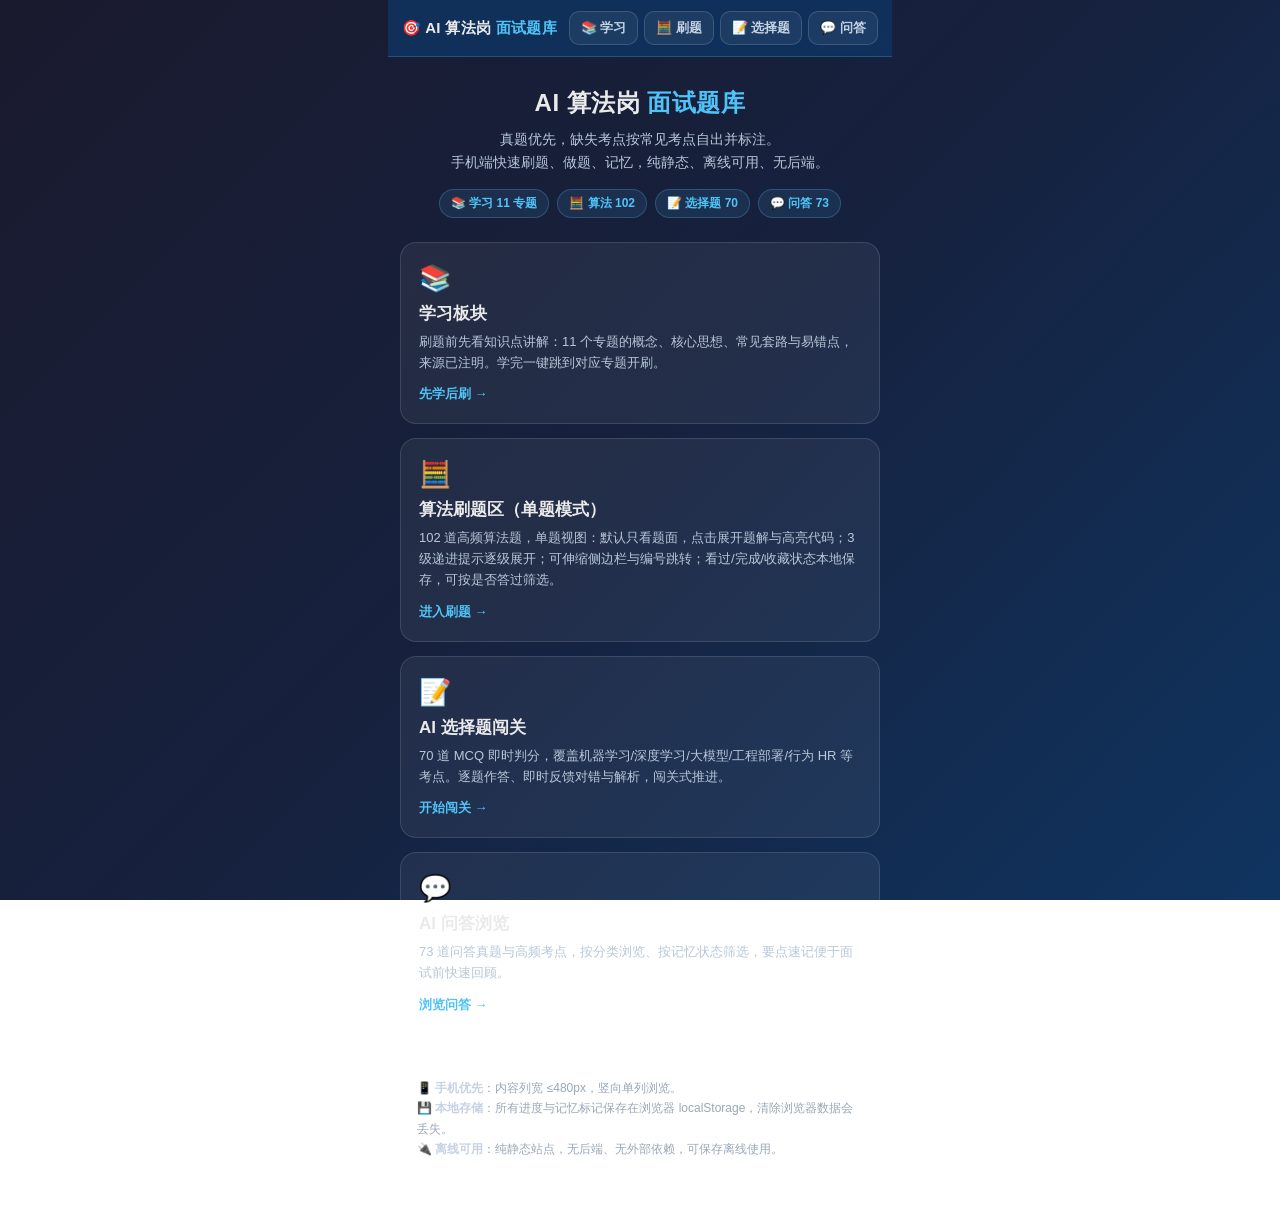
<file: index.html>
<!DOCTYPE html>
<html lang="zh-CN">
<head>
<meta charset="UTF-8">
<meta name="viewport" content="width=device-width, initial-scale=1.0, maximum-scale=1.0, user-scalable=no">
<meta name="description" content="AI 算法岗面试题库：算法刷题（单题模式/三级提示/侧边栏）+ 学习板块 + AI 选择题闯关 + AI 问答浏览，手机端刷题/做题/记忆，纯静态离线可用。">
<title>AI 算法岗面试题库</title>
<link rel="stylesheet" href="assets/site.css">
</head>
<body>
<div class="wrap">
  <!-- 顶部 sticky 导航：四档切换 -->
  <header class="site">
    <div class="brand">🎯 AI 算法岗 <span>面试题库</span></div>
    <nav class="navtabs">
      <a href="learn.html" data-nav="learn.html">📚 学习</a>
      <a href="algorithm.html" data-nav="algorithm.html">🧮 刷题</a>
      <a href="ai-section.html#quiz" data-nav="ai-section.html#quiz">📝 选择题</a>
      <a href="ai-section.html#qa" data-nav="ai-section.html#qa">💬 问答</a>
    </nav>
  </header>

  <!-- 首屏 -->
  <section class="hero">
    <h1>AI 算法岗 <span>面试题库</span></h1>
    <p>真题优先，缺失考点按常见考点自出并标注。<br>手机端快速刷题、做题、记忆，纯静态、离线可用、无后端。</p>
    <div class="stats">
      <b>📚 学习 11 专题</b>
      <b>🧮 算法 102</b>
      <b>📝 选择题 70</b>
      <b>💬 问答 73</b>
    </div>
  </section>

  <!-- 四大入口 -->
  <section class="cards">
    <a class="card" href="learn.html">
      <div class="ico">📚</div>
      <h2>学习板块</h2>
      <p>刷题前先看知识点讲解：11 个专题的概念、核心思想、常见套路与易错点，来源已注明。学完一键跳到对应专题开刷。</p>
      <span class="go">先学后刷 →</span>
    </a>
    <a class="card" href="algorithm.html">
      <div class="ico">🧮</div>
      <h2>算法刷题区（单题模式）</h2>
      <p>102 道高频算法题，单题视图：默认只看题面，点击展开题解与高亮代码；3 级递进提示逐级展开；可伸缩侧边栏与编号跳转；看过/完成/收藏状态本地保存，可按是否答过筛选。</p>
      <span class="go">进入刷题 →</span>
    </a>
    <a class="card" href="ai-section.html#quiz">
      <div class="ico">📝</div>
      <h2>AI 选择题闯关</h2>
      <p>70 道 MCQ 即时判分，覆盖机器学习/深度学习/大模型/工程部署/行为 HR 等考点。逐题作答、即时反馈对错与解析，闯关式推进。</p>
      <span class="go">开始闯关 →</span>
    </a>
    <a class="card" href="ai-section.html#qa">
      <div class="ico">💬</div>
      <h2>AI 问答浏览</h2>
      <p>73 道问答真题与高频考点，按分类浏览、按记忆状态筛选，要点速记便于面试前快速回顾。</p>
      <span class="go">浏览问答 →</span>
    </a>
  </section>

  <!-- 说明 -->
  <div class="foot">
    <b>📱 手机优先</b>：内容列宽 ≤480px，竖向单列浏览。<br>
    <b>💾 本地存储</b>：所有进度与记忆标记保存在浏览器 localStorage，清除浏览器数据会丢失。<br>
    <b>🔌 离线可用</b>：纯静态站点，无后端、无外部依赖，可保存离线使用。
  </div>
</div>
<script src="assets/site.js"></script>
</body>
</html>
</file>
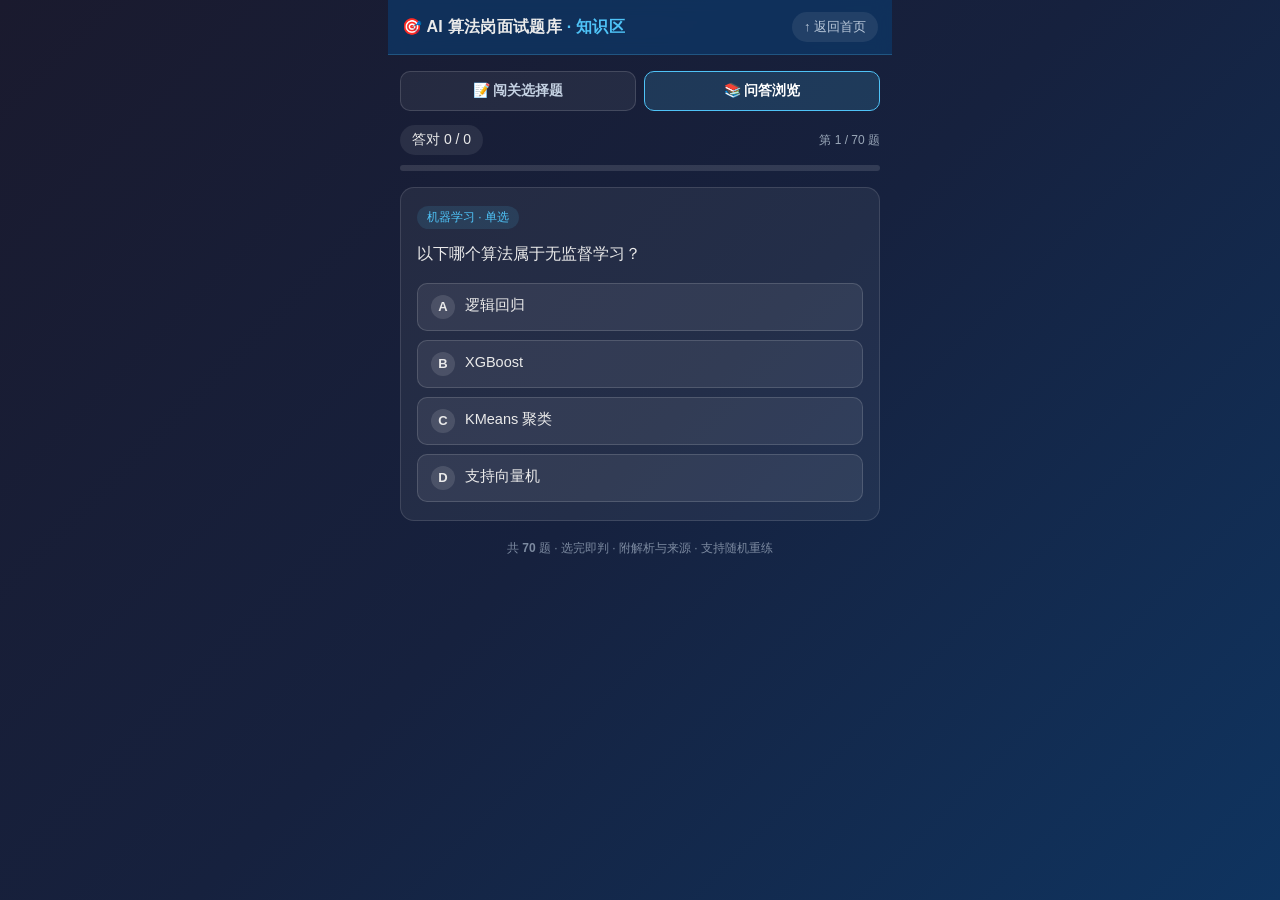
<file: ai-section.html>
<!DOCTYPE html>
<html lang="zh-CN">
<head>
<meta charset="UTF-8">
<meta name="viewport" content="width=device-width, initial-scale=1.0">
<title>AI 算法岗面试题库 · 知识区（闯关选择题 + 问答浏览）</title>
<style>
  * { margin: 0; padding: 0; box-sizing: border-box; }
  html { scroll-behavior: smooth; }
  body {
    font-family: -apple-system, BlinkMacSystemFont, "Segoe UI", "PingFang SC", "Hiragino Sans GB", "Microsoft YaHei", sans-serif;
    background: linear-gradient(135deg, #1a1a2e 0%, #16213e 50%, #0f3460 100%);
    min-height: 100vh; color: #eaeaea;
    display: flex; justify-content: center;
    padding: 0 12px 40px;
  }
  .wrap { width: 100%; max-width: 480px; }
  /* sticky header */
  header.site {
    position: sticky; top: 0; z-index: 50;
    display: flex; align-items: center; justify-content: space-between;
    padding: 12px 14px; margin: 0 -12px;
    background: rgba(15,52,96,.88); backdrop-filter: blur(8px);
    border-bottom: 1px solid rgba(79,195,247,.25);
  }
  header.site .brand { font-size: 16px; font-weight: 700; letter-spacing: .3px; }
  header.site .brand span { color: #4fc3f7; }
  header.site .home { font-size: 13px; color: #b8c7d9; text-decoration: none; background: rgba(255,255,255,.08); padding: 6px 12px; border-radius: 16px; }
  header.site .home:active { background: rgba(255,255,255,.16); }

  /* mode switch */
  .tabs { display: flex; gap: 8px; margin: 16px 0 14px; }
  .tab {
    flex: 1; text-align: center; padding: 10px 6px;
    background: rgba(255,255,255,.06); border: 1.5px solid rgba(255,255,255,.14);
    border-radius: 10px; font-size: 14px; font-weight: 600; color: #c5d2e3;
    cursor: pointer; transition: all .15s;
  }
  .tab.active { background: rgba(79,195,247,.16); border-color: #4fc3f7; color: #fff; }

  /* ===== shared card ===== */
  .card {
    background: rgba(255,255,255,.06); border: 1px solid rgba(255,255,255,.12);
    border-radius: 14px; padding: 18px 16px;
  }

  /* ===== MCQ ===== */
  #quiz .score { font-size: 14px; background: rgba(255,255,255,.08); padding: 6px 12px; border-radius: 20px; }
  .bar { height: 6px; background: rgba(255,255,255,.12); border-radius: 3px; overflow: hidden; margin-bottom: 16px; }
  #progress { height: 100%; width: 0; background: linear-gradient(90deg, #4fc3f7, #00e5ff); transition: width .3s; }
  .meta { display: flex; justify-content: space-between; align-items: center; margin-bottom: 12px; flex-wrap: wrap; gap: 6px; }
  #cat { font-size: 12px; color: #4fc3f7; background: rgba(79,195,247,.12); padding: 3px 10px; border-radius: 12px; }
  #counter { font-size: 12px; color: #9aa7b8; }
  #qtext { font-size: 16px; line-height: 1.6; margin-bottom: 16px; font-weight: 500; }
  .opts { display: flex; flex-direction: column; gap: 9px; }
  .opt {
    display: flex; align-items: flex-start; gap: 10px; width: 100%; text-align: left;
    background: rgba(255,255,255,.07); border: 1.5px solid rgba(255,255,255,.15);
    border-radius: 10px; padding: 11px 13px; font-size: 14.5px; color: #eaeaea;
    cursor: pointer; transition: all .15s; line-height: 1.5;
  }
  .opt:hover { background: rgba(255,255,255,.13); border-color: #4fc3f7; }
  .opt .letter { flex-shrink: 0; width: 24px; height: 24px; border-radius: 50%; background: rgba(255,255,255,.12); display: flex; align-items: center; justify-content: center; font-size: 13px; font-weight: 700; }
  .opt .txt { flex: 1; }
  .opt input[type=checkbox] { margin-top: 4px; accent-color: #4fc3f7; }
  .opt.right { background: rgba(76,175,80,.18); border-color: #66bb6a; }
  .opt.right .letter { background: #66bb6a; color: #fff; }
  .opt.wrong { background: rgba(244,67,54,.16); border-color: #ef5350; }
  .opt.wrong .letter { background: #ef5350; color: #fff; }
  .opt:disabled, .opt.locked { cursor: default; }
  #submitMulti { margin-top: 14px; width: 100%; padding: 12px; background: #4fc3f7; color: #10233a; border: none; border-radius: 10px; font-size: 15px; font-weight: 700; cursor: pointer; }
  #submitMulti:hover { background: #81d4fa; }
  #feedback { margin-top: 16px; padding: 14px 16px; border-radius: 10px; font-size: 14.5px; line-height: 1.7; display: none; }
  #feedback.show { display: block; }
  #feedback.ok { background: rgba(76,175,80,.14); border: 1px solid rgba(102,187,106,.5); }
  #feedback.no { background: rgba(244,67,54,.12); border: 1px solid rgba(239,83,80,.5); }
  #feedback .fb-title { font-weight: 700; font-size: 15px; margin-bottom: 6px; }
  #feedback .exp { color: #cfe3f5; }
  #feedback .exp b { color: #fff; }
  #feedback .src { display: block; margin-top: 8px; font-size: 12px; color: #8fa3bd; }
  .btn-next { margin-top: 16px; width: 100%; padding: 13px; background: linear-gradient(90deg, #4fc3f7, #00bcd4); color: #0b1e33; border: none; border-radius: 10px; font-size: 15px; font-weight: 700; cursor: pointer; display: none; }
  .btn-next:hover { filter: brightness(1.08); }
  .final { text-align: center; padding: 20px 6px; }
  .final .big { font-size: 48px; margin-bottom: 8px; }
  .final h2 { font-size: 21px; margin-bottom: 10px; }
  .final .stat { font-size: 15px; color: #b8c7d9; margin-bottom: 6px; }
  .final .again { margin-top: 16px; display: inline-block; padding: 11px 22px; background: #4fc3f7; color: #0b1e33; border: none; border-radius: 10px; font-size: 14.5px; font-weight: 700; cursor: pointer; }
  .final .again.ghost { background: rgba(255,255,255,.1); color: #eaeaea; margin-left: 8px; }
  .final .again:hover { filter: brightness(1.1); }

  /* ===== Q&A ===== */
  .qbar { display: flex; gap: 8px; flex-wrap: wrap; margin-bottom: 12px; }
  .chip { font-size: 12.5px; padding: 6px 12px; border-radius: 16px; background: rgba(255,255,255,.07); border: 1px solid rgba(255,255,255,.14); color: #c5d2e3; cursor: pointer; white-space: nowrap; }
  .chip.active { background: rgba(79,195,247,.16); border-color: #4fc3f7; color: #fff; }
  .stats { font-size: 12px; color: #9aa7b8; margin-bottom: 12px; padding: 0 2px; }
  .qcard { background: rgba(255,255,255,.05); border: 1px solid rgba(255,255,255,.12); border-radius: 12px; padding: 14px 14px; margin-bottom: 10px; }
  .qcard .qhead { display: flex; gap: 10px; align-items: flex-start; cursor: pointer; }
  .qcard .qhead .chev { flex-shrink: 0; color: #4fc3f7; font-size: 13px; margin-top: 2px; transition: transform .2s; }
  .qcard.open .qhead .chev { transform: rotate(90deg); }
  .qcard .qtitle { flex: 1; font-size: 15px; line-height: 1.55; font-weight: 600; }
  .qcard .qcat { font-size: 11px; color: #4fc3f7; display: block; margin-bottom: 4px; }
  .qcard .qbody { display: none; margin-top: 12px; padding-top: 12px; border-top: 1px solid rgba(255,255,255,.1); font-size: 14px; line-height: 1.7; color: #d3dee9; }
  .qcard.open .qbody { display: block; }
  .qcard .qbody .row { margin-bottom: 9px; }
  .qcard .qbody .row .lbl { color: #4fc3f7; font-weight: 700; margin-right: 4px; }
  .qcard .qbody .src { font-size: 12px; color: #8fa3bd; margin-top: 2px; }
  .qcard .marks { display: flex; gap: 8px; margin-top: 12px; }
  .qcard .mk { flex: 1; padding: 8px; border-radius: 8px; font-size: 13px; font-weight: 600; cursor: pointer; border: 1px solid rgba(255,255,255,.14); background: rgba(255,255,255,.06); color: #c5d2e3; text-align: center; }
  .qcard .mk.on.yes { background: rgba(76,175,80,.2); border-color: #66bb6a; color: #c8f7d0; }
  .qcard .mk.on.no { background: rgba(255,152,0,.18); border-color: #ffb74d; color: #ffe0b2; }
  .empty { text-align: center; color: #8fa3bd; font-size: 14px; padding: 30px 0; }
  footer { text-align: center; font-size: 12px; color: #7c8aa0; margin-top: 18px; line-height: 1.6; }
</style>
</head>
<body>
<div class="wrap" id="top">
  <header class="site">
    <div class="brand">🎯 AI 算法岗面试题库 <span>· 知识区</span></div>
    <a class="home" href="#top" id="homeBtn">↑ 返回首页</a>
  </header>

  <div class="tabs">
    <div class="tab active" id="tabQuiz">📝 闯关选择题</div>
    <div class="tab" id="tabQA">📚 问答浏览</div>
  </div>

  <!-- ============ MCQ ============ -->
  <section id="quiz">
    <div class="meta" style="margin-bottom:10px">
      <span class="score" id="score">答对 0 / 0</span>
      <span id="counter"></span>
    </div>
    <div class="bar"><div id="progress"></div></div>
    <div class="card">
      <div class="meta">
        <span id="cat"></span>
        <span id="qcount"></span>
      </div>
      <div id="qtext"></div>
      <div class="opts" id="opts"></div>
      <button id="submitMulti" style="display:none">提交答案</button>
      <div id="feedback"></div>
      <button class="btn-next" id="next">下一题 ➜</button>
    </div>
    <footer>共 <b id="totalN">0</b> 题 · 选完即判 · 附解析与来源 · 支持随机重练</footer>
  </section>

  <!-- ============ Q&A ============ -->
  <section id="qa" style="display:none">
    <div class="qbar" id="catBar"></div>
    <div class="qbar" id="memBar">
      <div class="chip active" data-mem="all">全部</div>
      <div class="chip" data-mem="yes">✅ 已记住</div>
      <div class="chip" data-mem="no">🧡 未记住</div>
      <div class="chip" data-mem="none">⚪ 未标记</div>
    </div>
    <div class="stats" id="qaStats"></div>
    <div id="qaList"></div>
    <footer>点击题目展开考察点与参考思路 · 两档记忆标记本地保存 · 可按状态筛选复习</footer>
  </section>
</div>

<script>
"use strict";
/* =====================================================================
   MCQ 数据：移植 THIN-1 35 题并扩充至约 60 题。
   字段：cat 分类 / multi 是否多选 / q 题干 / opts 选项 / ans 正确下标 / exp 解析 / src 来源标注
   ===================================================================== */
const QUESTIONS = [
  // ===== 机器学习 =====
  { cat:"机器学习", multi:false, q:"以下哪个算法属于无监督学习？",
    opts:["逻辑回归","XGBoost","KMeans 聚类","支持向量机"], ans:[2],
    exp:"KMeans 在无标签数据上做聚类，属于无监督学习；逻辑回归、XGBoost、SVM 都需要标签，是有监督学习。",
    src:"AI 题库原题变体" },
  { cat:"机器学习", multi:false, q:"以下哪种激活函数可能导致“神经元死亡”（dying ReLU）？",
    opts:["Sigmoid","Tanh","ReLU","Softmax"], ans:[2],
    exp:"ReLU 在负区间梯度恒为 0，若神经元长期输入为负，更新后无法恢复激活；LeakyReLU / PReLU 可缓解。",
    src:"算法面经" },
  { cat:"机器学习", multi:false, q:"以下哪种做法不能缓解模型过拟合？",
    opts:["增加训练数据","L2 正则化","增加网络层数与参数","Dropout"], ans:[2],
    exp:"增加模型复杂度会加剧过拟合；增加数据、正则化、Dropout 均为常见防过拟合手段。",
    src:"【自出】· 常见考点" },
  { cat:"机器学习", multi:false, q:"Transformer 的 Self-Attention 中，QKᵀ 除以 √d_k 的主要目的是？",
    opts:["加快矩阵乘法","防止点积方差随维度增大导致 softmax 梯度饱和","减少参数量","引入位置信息"], ans:[1],
    exp:"维度 d_k 越大，点积方差越大，softmax 越容易进入饱和区、梯度趋近 0；除以 √d_k 使方差稳定在 1 附近。",
    src:"LLM 岗高频" },
  { cat:"机器学习", multi:false, q:"同时兼顾查准率（Precision）与查全率（Recall）的指标是？",
    opts:["Accuracy","F1 Score","均方误差","交叉熵"], ans:[1],
    exp:"F1 是 Precision 与 Recall 的调和平均；Accuracy 在类别不平衡时失真，MSE / 交叉熵是损失函数。",
    src:"算法面经（原题提及 F1）" },
  { cat:"机器学习", multi:false, q:"L2 正则化等价于哪种先验分布下的 MAP 估计？",
    opts:["均匀分布","高斯分布","拉普拉斯分布","伯努利分布"], ans:[1],
    exp:"对高斯先验取负对数得到 L2 惩罚项；拉普拉斯先验对应 L1（产生稀疏解）。",
    src:"高频（题库宝典）" },
  { cat:"机器学习", multi:false, q:"逻辑回归（LR）输出值的含义是？",
    opts:["类别的硬预测","样本属于正类的概率（经 sigmoid 映射）","支持向量的个数","特征重要性"], ans:[1],
    exp:"LR 将特征的线性组合经 sigmoid 映射到 (0,1)，可解释为属于正类的概率，再按阈值得到类别。",
    src:"算法面经" },
  { cat:"机器学习", multi:false, q:"以下哪个是判别式模型（Discriminative Model）？",
    opts:["朴素贝叶斯","隐马尔可夫模型（HMM）","条件随机场（CRF）","高斯混合模型（GMM）"], ans:[2],
    exp:"CRF 直接建模条件概率 P(Y|X)，是判别式模型；朴素贝叶斯、HMM、GMM 建模联合分布 P(X,Y)，为生成式模型。",
    src:"高频" },
  { cat:"机器学习", multi:true, q:"【多选】缓解深度网络梯度消失的方法包括？",
    opts:["ReLU 系激活函数","残差连接（ResNet）","BatchNorm","增大学习率"], ans:[0,1,2],
    exp:"ReLU 正区间导数恒 1；残差连接让梯度经恒等捷径直传；BatchNorm 稳定激活分布。增大学习率反而可能不收敛。",
    src:"高频" },
  { cat:"机器学习", multi:true, q:"【多选】以下属于正则化 / 防过拟合手段的有？",
    opts:["L1/L2 正则","Dropout","早停（Early Stopping）","数据增强"], ans:[0,1,2,3],
    exp:"四项都能抑制过拟合：L1/L2 限制参数范数，Dropout 随机丢弃神经元，早停据验证集提前停止，数据增强扩充分布。",
    src:"高频" },
  { cat:"机器学习", multi:true, q:"【多选】XGBoost 相比传统 GBDT 的改进包括？",
    opts:["对损失做二阶泰勒展开","目标函数显式加正则项","支持行 / 列采样","自动学习缺失值处理方向"], ans:[0,1,2,3],
    exp:"四项均为 XGBoost 相对 GBDT 的典型改进，带来更高精度、更强防过拟合与训练效率。",
    src:"高频" },
  { cat:"机器学习", multi:true, q:"【多选】以下属于生成式模型的有？",
    opts:["朴素贝叶斯","GAN","HMM","逻辑回归"], ans:[0,1,2],
    exp:"生成式模型建模联合分布 / 数据生成过程；逻辑回归建模条件概率，是判别式模型。",
    src:"【自出】· 常见考点" },
  { cat:"机器学习", multi:false, q:"以下哪些算法通常不需要对特征做归一化？",
    opts:["SVM","KNN","决策树 / GBDT","逻辑回归"], ans:[2],
    exp:"树模型按特征值分裂，对单调变换与量纲不敏感，无需归一化；基于距离/梯度的模型（SVM、KNN、LR、神经网络）需要。",
    src:"机器学习岗" },
  { cat:"机器学习", multi:false, q:"偏差（Bias）与方差（Variance）的关系，正确的是？",
    opts:["偏差大表示模型过拟合","方差大表示模型太简单欠拟合","bagging 主要降偏差、boosting 主要降方差","bagging 主要降方差、boosting 主要降偏差"], ans:[3],
    exp:"偏差大＝欠拟合（模型太简单）；方差大＝过拟合（模型太复杂）。bagging 多模型平均降方差，boosting 逐步纠正降偏差。",
    src:"高频" },
  { cat:"机器学习", multi:false, q:"AUC 衡量的是模型的什么能力？",
    opts:["预测概率的绝对准确性","正负样本的排序能力，对阈值不敏感","训练集上的准确率","模型参数量"], ans:[1],
    exp:"AUC 是 ROC 曲线下面积，衡量正样本排在负样本前面的概率，只看排序、对决策阈值不敏感，适合不平衡场景。",
    src:"算法面经（查准率/查全率/AUC 同题）" },
  { cat:"机器学习", multi:false, q:"朴素贝叶斯之所以“朴素”，是因为？",
    opts:["模型过于简单所以效果差","假设特征在给定类别下条件独立","只用一阶特征","不需要训练数据"], ans:[1],
    exp:"朴素贝叶斯假设特征在给定标签下条件独立，现实常不成立但效果尚可；适合高维稀疏文本分类，需拉普拉斯平滑防零概率。",
    src:"【自出】· 常见考点" },
  { cat:"机器学习", multi:false, q:"为什么分类任务常用交叉熵损失而不是 MSE？",
    opts:["MSE 计算量太大","交叉熵配 softmax 梯度简洁（ŷ−y）、收敛快，MSE 配 sigmoid 两端梯度饱和","交叉熵不需要标签","MSE 只能用于回归"], ans:[1],
    exp:"softmax+交叉熵求导为 ŷ−y，梯度与误差成正比；MSE 配 sigmoid/softmax 在两端饱和区梯度趋 0，收敛慢。",
    src:"算法面经（“讲一下 softmax”）" },

  // ===== 深度学习 =====
  { cat:"深度学习", multi:false, q:"池化层（Pooling）的主要作用不包括？",
    opts:["降低特征图尺寸与计算量","扩大感受野","引入非线性变换","提供平移 / 尺度不变性"], ans:[2],
    exp:"池化是固定统计操作（取 max 或均值），不含可学习参数、本身不引入非线性；引入非线性靠激活函数。",
    src:"算法面经" },
  { cat:"深度学习", multi:false, q:"CNN 中 1×1 卷积核的作用是？",
    opts:["扩大感受野","通道维变换（升 / 降维）并减少参数量","代替池化","防止过拟合"], ans:[1],
    exp:"1×1 卷积对通道做线性组合实现升 / 降维并显著降低计算量；扩大感受野靠更大卷积核、空洞卷积或加深网络。",
    src:"算法面经" },
  { cat:"深度学习", multi:false, q:"关于 max 池化的反向传播，说法正确的是？",
    opts:["梯度平均分配给所有输入","池化层没有梯度","梯度只回传给最大值位置，其余为 0","梯度全部给最小值位置"], ans:[2],
    exp:"max 池化 forward 时记录最大值位置，backward 把上游梯度原样回传给该位置，其余位置为 0；平均池化则均分。",
    src:"算法面经（卷积反传同题）" },
  { cat:"深度学习", multi:false, q:"Softmax 输出的特性是？",
    opts:["输出一定是 0 或 1","所有输出之和为 1","可以出现负数","与输入顺序无关"], ans:[1],
    exp:"Softmax 把 logits 映射成和为 1 的概率分布（每个值在 0~1 之间），常用于多分类输出层。",
    src:"【自出】· 常见考点" },
  { cat:"深度学习", multi:false, q:"以下哪个不是常见的优化器？",
    opts:["SGD","Softmax","Adam","RMSProp"], ans:[1],
    exp:"Softmax 是输出层归一化函数，不是优化器；SGD、Adam、RMSProp 均为常用优化器。",
    src:"【自出】· 常见考点" },
  { cat:"深度学习", multi:false, q:"BERT 与 GPT 的核心区别是？",
    opts:["两者结构完全相同","BERT 是 encoder-only 双向、适合理解类任务；GPT 是 decoder-only 单向自回归、适合生成","BERT 是生成模型、GPT 是理解模型","GPT 用掩码语言模型训练"], ans:[1],
    exp:"BERT 通过 MLM+NSP 双向预训练，擅长分类 / 抽取等理解任务；GPT 用自回归方式预测下一 token，擅长生成。",
    src:"NLP 岗高频" },
  { cat:"深度学习", multi:false, q:"位置编码（Positional Encoding）的作用是？",
    opts:["减少参数量","替代注意力机制","引入词序 / 位置信息","加速收敛到全局最优"], ans:[2],
    exp:"Transformer 本身没有序列顺序概念，位置编码把 token 的位置信息注入表示，否则调换语序输出不变。",
    src:"LLM 岗高频" },
  { cat:"深度学习", multi:false, q:"LSTM 中“遗忘门”的作用是？",
    opts:["决定当前时刻的输出值","计算损失","决定丢弃 / 保留多少历史细胞状态信息","做归一化"], ans:[2],
    exp:"遗忘门输出 0~1 的系数控制上一时刻细胞状态被保留的比例；输入门控制新信息写入，输出门控制读出。",
    src:"高频" },
  { cat:"深度学习", multi:false, q:"梯度裁剪（Gradient Clipping）主要用于解决？",
    opts:["梯度消失","梯度爆炸","过拟合","欠拟合"], ans:[1],
    exp:"梯度裁剪把梯度范数限制在阈值内，防止反向传播时梯度指数放大导致参数剧烈震荡，是梯度爆炸的常用解法。",
    src:"高频" },
  { cat:"深度学习", multi:false, q:"关于 Dropout，训练与推理阶段的正确处理是？",
    opts:["训练不丢弃、推理丢弃","训练随机丢弃、推理不丢弃并按概率缩放权重","两阶段都丢弃","两阶段都不丢弃"], ans:[1],
    exp:"训练按概率 p 随机丢弃神经元；推理保留全部神经元并将权重乘 p（inverted dropout 为训练时除以 p），保证输出期望一致。",
    src:"算法面经（“Dropout 测试阶段如何处理”）" },
  { cat:"深度学习", multi:false, q:"ResNet 残差连接能缓解梯度消失的关键原因是？",
    opts:["增加了网络参数量","恒等捷径使梯度经加法直传，连乘变求和","使用了更小的学习率","去掉了激活函数"], ans:[1],
    exp:"残差块 y=F(x)+x，恒等映射让梯度可经捷径直传，反向传播由连乘变为求和，深层也能训练，至少不比浅层差。",
    src:"高频" },
  { cat:"深度学习", multi:false, q:"BatchNorm 在推理阶段使用的是？",
    opts:["当前 batch 的统计量","训练期滑动平均得到的全局均值方差","全部为 0","每层重新估计"], ans:[1],
    exp:"训练用当前 batch 统计量归一化；推理用训练期滑动平均的全局 μ、σ，使 batch 大小为 1 时也能稳定推理。",
    src:"高频" },
  { cat:"深度学习", multi:false, q:"空洞卷积（Dilated Convolution）的主要优点是？",
    opts:["不增加参数与计算量而扩大感受野","减少模型层数","自动做归一化","防止过拟合"], ans:[0],
    exp:"空洞卷积在卷积核元素间注入空洞，不增加参数/计算量即可指数扩大感受野，常用于语义分割（DeepLab）；缺点是网格效应。",
    src:"算法面经（含追问）" },

  // ===== 大模型 =====
  { cat:"大模型", multi:false, q:"自研 AI 芯片 AI 全栈自研的深度学习框架是？",
    opts:["TensorFlow","PyTorch","自研深度学习框架","Caffe"], ans:[2],
    exp:"自研 AI 框架 是自研的全场景 AI 框架，与自研 AI 芯片、自研 AI 计算工具链 深度协同；面自研芯片岗几乎必问。",
    src:"自研芯片岗高频" },
  { cat:"大模型", multi:false, q:"自研 AI 芯片对应的 AI 计算架构/工具链是？",
    opts:["CUDA","TensorRT","cuDNN","自研 AI 计算工具链"], ans:[3],
    exp:"自研 AI 计算工具链（异构计算架构）是自研 AI 芯片的使能层与算子开发工具链；CUDA / cuDNN / TensorRT 属 NVIDIA GPU 生态。",
    src:"自研芯片岗高频" },
  { cat:"大模型", multi:false, q:"BPE（Byte Pair Encoding）分词的核心操作是？",
    opts:["按空格切分","反复合并语料中出现频次最高的相邻字符对","按拼音切分","随机切分子词"], ans:[1],
    exp:"BPE 从字符/出发，迭代合并高频相邻 pair 直到词表达标，兼顾词表大小与 OOV 问题。",
    src:"LLM 岗高频" },
  { cat:"大模型", multi:false, q:"RLHF 中 PPO 的 KL 散度惩罚项的主要作用是？",
    opts:["加速训练收敛","约束策略不过度偏离原模型，防止奖励黑客","减少显存占用","提高分词效果"], ans:[1],
    exp:"KL 惩罚让优化后的策略保持在参考模型附近，避免模型利用奖励模型漏洞输出高分但无意义的内容；β 过小漂移、过大对齐不足。",
    src:"高频" },
  { cat:"大模型", multi:false, q:"大模型推理中 KV Cache 的主要作用是？",
    opts:["降低模型精度","缓存历史 token 的 K/V，避免解码阶段重复计算","扩大词表","加快预训练"], ans:[1],
    exp:"自回归解码每步只算新 token 的注意力，历史 K/V 缓存复用即可；代价是显存随序列长度线性增长。",
    src:"LLM 工程岗高频" },
  { cat:"大模型", multi:false, q:"vLLM 采用 PagedAttention 主要解决什么问题？",
    opts:["训练不稳定","KV Cache 的显存碎片与利用率问题","词表过大","类别不平衡"], ans:[1],
    exp:"PagedAttention 把 KV Cache 按页管理（类似虚拟内存），减少显存碎片、提高批处理吞吐，是 vLLM 高吞吐的关键。",
    src:"LLM 工程岗高频" },
  { cat:"大模型", multi:false, q:"RAG 流程中 rerank（重排）的作用是？",
    opts:["模型量化","文本分词","对召回候选精排，提升检索精度","数据增强"], ans:[2],
    exp:"向量检索先粗召回 top-k，rerank 用更精细的模型对候选排序，把真正相关的文档提到前面，提升最终回答质量。",
    src:"大模型应用岗高频" },
  { cat:"大模型", multi:false, q:"大模型微调中 LoRA 的核心思想是？",
    opts:["冻结原权重，只训练低秩增量矩阵 ΔW=BA","全参数更新","只修改词表","删除部分层"], ans:[0],
    exp:"LoRA 冻结预训练权重 W，只训练低秩分解的 A·B（rank r 远小于 d），参数量仅为 2×d×r，推理时可合并回 W。",
    src:"大模型岗高频" },
  { cat:"大模型", multi:false, q:"关于 RoPE（旋转位置编码），说法正确的是？",
    opts:["按字符频次编码","仅 BERT 使用","不包含位置信息","用旋转矩阵编码相对位置，外推性更好"], ans:[3],
    exp:"RoPE 把相对位置信息旋转编码进 Q/K 的点积中，训练长度外表现好、外推性优于绝对位置编码，LLaMA 系模型在用。",
    src:"高频" },
  { cat:"大模型", multi:false, q:"缓解大模型幻觉的有效手段不包括？",
    opts:["RAG 检索增强","提示词约束（如“不知道就说不知道”）","事实核验 / 工具验证","增大解码温度"], ans:[3],
    exp:"增大温度会提高采样随机性，更容易产生幻觉；其余手段均能降低幻觉概率。",
    src:"高频" },
  { cat:"大模型", multi:false, q:"SFT、RLHF、DPO 三者中，训练流程最简单且无需显式奖励模型的是？",
    opts:["SFT","DPO","RLHF","预训练"], ans:[1],
    exp:"DPO 把 RL 目标改写为偏好对上的分类损失，无需单独训练奖励模型和执行 PPO 采样，比 RLHF 简单稳定；SFT 是最基础的指令微调。",
    src:"大模型岗高频" },
  { cat:"大模型", multi:true, q:"【多选】缓解大模型幻觉的有效手段包括？",
    opts:["RAG 检索增强","提示词约束","事实核验 / 工具验证","降低解码温度"], ans:[0,1,2,3],
    exp:"RAG 外挂知识源、提示词约束输出行为、引入外部验证、降低温度减少采样随机性，均可降低幻觉概率。",
    src:"【自出】· 大模型应用岗常见开放题" },
  { cat:"大模型", multi:true, q:"【多选】一张卡放不下的大模型，常用的并行策略包括？",
    opts:["数据并行（DP / ZeRO）","张量并行（TP）","流水线并行（PP）","混合专家（MoE）专家并行"], ans:[0,1,2,3],
    exp:"四种并行分别按数据、层内矩阵、层间切分、专家维度切分；ZeRO 额外把优化器状态 / 梯度 / 参数分片，用通信换显存。",
    src:"LLM 岗高频 + 自研 AI 芯片相关" },
  { cat:"大模型", multi:false, q:"FlashAttention 主要优化了什么？",
    opts:["把词表缩小","分块计算注意力避免实例化完整 n×n 注意力矩阵，降低显存与 IO","自动剪枝","量化到 INT4"], ans:[1],
    exp:"FlashAttention 用分块（tiling）计算注意力，不在 HBM 中实例化完整注意力矩阵，显存从 O(n²) 降到 O(n) 且更快。",
    src:"高频" },
  { cat:"大模型", multi:false, q:"QLoRA 相比 LoRA 进一步省显存的关键做法是？",
    opts:["冻结原权重并 4bit 量化","增大秩 r","删掉注意力层","用 CPU 推理"], ans:[0],
    exp:"QLoRA 在 LoRA 基础上把冻结的预训练权重量化到 4bit（nf4）进一步省显存，只训练低秩增量，兼顾效果与显存。",
    src:"大模型岗高频" },
  { cat:"大模型", multi:false, q:"ReAct 框架的核心循环是？",
    opts:["只生成一次回答","Thought（推理）→ Action（行动）→ Observation（观察）交替循环","只检索不生成","先微调再推理"], ans:[1],
    exp:"ReAct 让模型在推理与行动间交替：先思考下一步，调用工具行动，观察结果，再继续推理，直至完成任务。",
    src:"Agent 开发岗高频" },

  // ===== CV 与 NLP =====
  { cat:"CV与NLP", multi:false, q:"两阶段（Faster R-CNN）与一阶段（YOLO）目标检测的主要区别是？",
    opts:["两者完全相同","两阶段先 RPN 提候选框再精修，精度高；一阶段网格直接回归，速度快但正负样本不平衡","一阶段精度更高","两阶段不输出类别"], ans:[1],
    exp:"两阶段正负样本更均衡、定位更精细；一阶段快但样本极度不平衡，Focal Loss 用以缓解一阶段样本不平衡。",
    src:"CV 岗高频" },
  { cat:"CV与NLP", multi:false, q:"NMS（非极大值抑制）的标准流程是？",
    opts:["按面积排序删除小框","按置信度排序，取最高框，删除与其 IoU>阈值的框，重复","随机删除一半框","合并所有框"], ans:[1],
    exp:"NMS 按置信度排序→取最高框→删除与其 IoU 超阈值的冗余框→重复，直至无重叠；可扩展为 Soft-NMS（衰减而非删除）。",
    src:"CV 岗高频（手撕 NMS）" },
  { cat:"CV与NLP", multi:false, q:"Word2Vec 中 Skip-gram 相比 CBOW 更适合？",
    opts:["小语料且训练快","大语料，对罕见词表示更好","只能处理中文","不需要负采样"], ans:[1],
    exp:"CBOW 用上下文预测中心词，适合小语料、快；Skip-gram 用中心词预测上下文，适合大语料、对罕见词更好；负采样解决词表过大。",
    src:"NLP 岗高频" },
  { cat:"CV与NLP", multi:false, q:"BERT 预训练时 MLM 的 15% 被选 token 中，80%  [MASK] 的原因是？",
    opts:["减少词表","让模型学预测被掩词，同时 10% 随机替换 + 10% 保持不变以防过度依赖 [MASK] 标记","加速收敛","防止梯度爆炸"], ans:[1],
    exp:"80% 换 [MASK] 学预测、10% 随机替换缓解训练/推理 mask 不一致、10% 保持不变拉向真实表征，防止模型只依赖 [MASK]。",
    src:"NLP 岗高频" },
  { cat:"CV与NLP", multi:false, q:"Canny 边缘检测的正确流程顺序是？",
    opts:["梯度→高斯→阈值→非极大值","高斯滤波去噪→梯度幅值与方向→非极大值抑制→双阈值与滞后连接","二值化→腐蚀→膨胀","傅里叶变换→反变换"], ans:[1],
    exp:"Canny：高斯滤波去噪 → Sobel 算梯度幅值与方向 → 非极大值抑制细化边缘 → 双阈值检测与滞后连接补全边缘。",
    src:"算法面经（原题“Canny 算子”）" },
  { cat:"CV与NLP", multi:false, q:"人脸识别损失函数演进的大致顺序是？",
    opts:["ArcFace→Softmax→Center Loss","Softmax→Center Loss→Triplet Loss→ArcFace（角度间隔 margin）","Triplet→Softmax→Center","只有 Softmax"], ans:[1],
    exp:"Softmax 交叉熵→Center Loss（类内紧凑）→Triplet Loss（锚-正-负）→ArcFace/CosFace（角度间隔 margin，类间分离），核心是拉近同类、推远异类。",
    src:"算法面经（面试官做人脸识别）" },
  { cat:"CV与NLP", multi:false, q:"序列标注为什么用 CRF 解码比贪心解码好？",
    opts:["CRF 训练更快","CRF 全局归一化，考虑标签间约束（如 B 后不能直接跟 I），可用维特比求全局最优","贪心解码更准确","CRF 不需要标签"], ans:[1],
    exp:"CRF 建模标签序列的转移与发射特征并全局归一化，维特比解码考虑标签间约束、保证合法序列；贪心只看单点最优。",
    src:"NLP 岗" },

  // ===== 数学基础 =====
  { cat:"数学基础", multi:false, q:"圆周上随机取 3 个点组成锐角三角形的概率是？",
    opts:["1/2","1/4","1/3","1/8"], ans:[1],
    exp:"三点成锐角三角形当且仅当不同处同一半圆内；三点落在同一半圆的概率为 3/4，故锐角概率 1−3/4=1/4。",
    src:"算法岗实习面" },
  { cat:"数学基础", multi:false, q:"抛硬币直到连续出现两次正面为止，平均要抛多少次？",
    opts:["4 次","6 次","8 次","14 次"], ans:[1],
    exp:"设 E0/E1 为当前已连续 0/1 次正面的剩余期望，列递归方程求解，连续两次正面期望=6 次（连续三次=14 次）。",
    src:"高频概率题（汇总）" },
  { cat:"数学基础", multi:false, q:"均匀分布 U(0,1) 生成标准正态分布的方法是？",
    opts:["中心极限定理直接求和一个均匀变量","Box-Muller：Z=√(−2ln U1)·cos(2πU2)","线性缩放即可","取最大值"], ans:[1],
    exp:"Box-Muller 用两个独立 U(0,1) 经 Z=√(−2ln U1)·cos(2πU2) 等生成独立标准正态；中心极限定理求和多个均匀变量近似但精度低。",
    src:"概率题汇总" },
  { cat:"数学基础", multi:false, q:"极大似然估计（MLE）与最大后验估计（MAP）的关系是？",
    opts:["两者完全等价","先验为均匀分布时 MAP 等于 MLE；MAP 引入先验","MAP 不需要数据","MLE 引入先验"], ans:[1],
    exp:"MLE 最大化 P(数据|θ)；MAP 最大化 P(θ|数据)∝P(数据|θ)P(θ) 引入先验。先验均匀时 MAP=MLE；L2 正则等价高斯先验 MAP，L1 等价拉普拉斯先验。",
    src:"高频" },
  { cat:"数学基础", multi:false, q:"信息熵 H(X)=−Σp(x)log p(x) 表示什么？",
    opts:["分布越均匀熵越大，表示不确定性越大","分布越确定熵越大","熵总是常数","熵等于方差"], ans:[0],
    exp:"分布越均匀，不确定性越大，熵越大；确定分布熵为 0。决策树分裂（信息增益）就是熵减过程，交叉熵/KL 散度也源于此。",
    src:"高频" },
  { cat:"数学基础", multi:false, q:"PCA 降维时取的投影方向是协方差矩阵的？",
    opts:["最小特征值对应特征向量","最大特征值对应特征向量","任意行向量","零向量"], ans:[1],
    exp:"PCA 对协方差矩阵做特征分解，取最大特征值对应的特征向量为投影方向（最大方差方向），实现降维并保留最多信息。",
    src:"【自出】· 常见线代考点" },
  { cat:"数学基础", multi:false, q:"梯度下降中沿负梯度方向更新的理由是？",
    opts:["负梯度计算最快","由一阶泰勒展开，负梯度是函数下降最快的方向","负梯度恒为零","负梯度避免过拟合"], ans:[1],
    exp:"梯度是函数增长最快方向，由一阶泰勒展开可知负梯度方向下降最快，故 θ←θ−η∇L；学习率过大震荡发散，过小收敛极慢。",
    src:"【自出】· 最优化高频基础题" },

  // ===== 项目深挖 =====
  { cat:"项目深挖", multi:false, q:"回答“讲讲你的项目”较好的结构是？",
    opts:["只讲技术细节","一句话背景→问题与难点→技术方案→量化结果与反思","念简历","只讲结果"], ans:[1],
    exp:"面试官会顺着每个点追问，框架为：一句话背景（任务+角色+结果）→问题定义与难点→技术方案（为什么这么选）→量化结果与反思；没做过的细节别吹。",
    src:"AI 工程师三面" },
  { cat:"项目深挖", multi:false, q:"被问“项目中最困难的事”时，较好的答题方法是？",
    opts:["编一个夸张的故事","用 STAR 结构讲真实有细节的案例，突出定位问题方法与量化收益","说没有困难","只讲情绪"], ans:[1],
    exp:"用 STAR（情境→任务→行动→结果）讲真实案例，突出数据分析/ablation 定位问题、权衡取舍与最终量化收益，具体到数字；主管面高频。",
    src:"主管面" },
  { cat:"项目深挖", multi:false, q:"解释项目指标提升归因时，最应强调的是？",
    opts:["一定是模型变强","用消融实验（ablation）支撑，说清是数据/模型/调参并验证统计显著性","不用解释","靠直觉"], ans:[1],
    exp:"说清指标定义（离线/在线）、baseline 对比、A/B 实验；提升归因用消融实验支撑，警惕样本选择偏差/数据泄漏；补充失败经验同样加分。",
    src:"技术面常见追问" },
  { cat:"项目深挖", multi:false, q:"面试官问“为什么选这个模型不选那个”，较好的回答维度是？",
    opts:["只说更先进","从数据量、任务类型、延迟/成本约束、可解释性四维度答，并对比过候选 baseline","凭个人喜好","说大家都用"], ans:[1],
    exp:"从数据量、任务类型、延迟/成本约束、可解释性四维度答，结合算力（场景：自研 NPU 算子支持、自研 AI 框架 生态）；选型是约束下的最优解而非最先进。",
    src:"高频开放题" },

  // ===== 行为与 HR =====
  { cat:"行为HR", multi:false, q:"被问“为什么选择”，较好的回答是？",
    opts:["背价值观口号","结合 自研 AI 芯片/大模型投入与价值观，讲“为什么是而不是其他公司”的具体差异","只谈薪资","泛泛而谈"], ans:[1],
    exp:"技术层面讲 自研 AI 芯片/大模型投入与成长空间；价值观真诚结合具体理由；避免空话套话，讲“为什么是而非其他公司”的具体差异，表达长期留任意愿。",
    src:"HR/主管面高频" },
  { cat:"行为HR", multi:false, q:"被问“如何看待的工作强度和加班文化”，较好的态度是？",
    opts:["表演式热情“以公司为家”","表示理解并接受，强调目标导向、能用过往经历佐证，前后一致","明确“我很看重 work-life balance”","拒绝回答"], ans:[1],
    exp:"表示理解并接受（拼搏文化），强调自己目标导向、能扛项目节奏；避免表演式热情和明显不匹配的 WLB 信号；用过往冲刺经历佐证，回答要真实且前后一致。",
    src:"主管面高频" },
  { cat:"行为HR", multi:false, q:"被问“未来希望在哪个城市发展”，较好的做法是？",
    opts:["含糊其辞","明确给出可接受城市范围（深圳/东莞/上海/北京/成都/西安等），表达外派开放性并给偏好排序","说哪里都行但不愿外派","拒绝回答"], ans:[1],
    exp:"明确可接受城市范围，表达接受外派/调岗的开放性并给偏好排序；会记录意向地，前后不一致被视为不稳定；结合家庭/发展给真诚理由。",
    src:"主管面高频" },
  { cat:"行为HR", multi:false, q:"反问环节（“你有什么问题问我吗”），以下较合适的是？",
    opts:["不问","只问薪资福利","问部门核心方向、大模型/自研 AI 芯片投入、胜任岗位看重的品质、晋升路径","问搜索引擎可答的问题"], ans:[2],
    exp:"问业务/团队（核心方向、大模型/自研 AI 芯片投入、新人对齐目标）与成长（看重品质、晋升路径）；避免不问、只问薪资、问搜索引擎可答题；反问是加分项。",
    src:"各轮面试必问" },
  { cat:"行为HR", multi:false, q:"用 STAR 方法描述经历时，四要素是？",
    opts:["速度、时间、准确、复盘","情境(S)→任务(T)→行动(A)→结果(R)","学校、专业、技能、推荐人","开始、过程、分析、收尾"], ans:[1],
    exp:"STAR：Situation 情境背景、Task 你的任务责任、Action 具体行动与取舍、Result 量化结果与反馈；面经强调四要素缺一不可、清晰可辨。",
    src:"面经（行为面）" },
  { cat:"行为HR", multi:false, q:"被问“入职后安排与预期（如研究方向）不符怎么办”，较好的回答是？",
    opts:["明确表示不接受调岗","先服从组织安排、从基础做起，主动学习新方向并迁移现有技能，强调结果导向","当场要求换组","表示无所谓"], ans:[1],
    exp:"先表达服从组织安排、从基础做起；说明会主动学习新方向、迁移现有技能；强调结果导向而非岗位名称；避免表达不接受调岗或过度理想化。",
    src:"【自出】· 稳定性考察常见变体" },
];

/* ================= MCQ 应用逻辑 ================= */
const $q = id => document.getElementById(id);
const LETTERS = ["A","B","C","D"];
document.getElementById("totalN").textContent = QUESTIONS.length;

function shuffle(arr){ for(let i=arr.length-1;i>0;i--){const j=Math.floor(Math.random()*(i+1));[arr[i],arr[j]]=[arr[j],arr[i]];} return arr; }

const savedOrder = (() => { try { const s = localStorage.getItem("aiQuizOrder"); return s ? JSON.parse(s) : null; } catch(e){ return null; } });
let order = (() => { const s = savedOrder(); return (s && s.length === QUESTIONS.length) ? s : QUESTIONS.map((_,i)=>i); })();
let idx = 0, score = 0, answered = false;

function renderQuiz(){
  answered = false;
  const q = QUESTIONS[order[idx]];
  $q("progress").style.width = (idx / QUESTIONS.length * 100) + "%";
  $q("counter").textContent = "第 " + (idx+1) + " / " + QUESTIONS.length + " 题";
  $q("qcount").textContent = "";
  $q("cat").textContent = q.cat + (q.multi ? " · 多选" : " · 单选");
  $q("qtext").textContent = q.q;
  const list = $q("opts"); list.innerHTML = "";
  q.opts.forEach((opt,i)=>{
    if(q.multi){
      const label = document.createElement("label"); label.className="opt";
      label.innerHTML = '<input type="checkbox" value="'+i+'"><span class="letter">'+LETTERS[i]+'</span><span class="txt">'+opt+"</span>";
      list.appendChild(label);
    } else {
      const btn = document.createElement("button"); btn.className="opt";
      btn.innerHTML = '<span class="letter">'+LETTERS[i]+'</span><span class="txt">'+opt+"</span>";
      btn.onclick = ()=>submitSingle(i); list.appendChild(btn);
    }
  });
  $q("submitMulti").style.display = q.multi ? "block" : "none";
  $q("feedback").className=""; $q("feedback").innerHTML="";
  $q("next").style.display="none";
  $q("score").textContent = "答对 " + score + " / " + idx;
}
function showFeedback(ok,title,expHtml){
  const fb=$q("feedback"); fb.className="show "+(ok?"ok":"no");
  fb.innerHTML='<div class="fb-title">'+title+'</div><div class="exp">'+expHtml+'</div>';
}
function submitSingle(i){
  if(answered) return; answered=true;
  const q=QUESTIONS[order[idx]]; const btns=$q("opts").querySelectorAll(".opt");
  btns.forEach((b,j)=>{ b.classList.add("locked"); if(j===q.ans[0]) b.classList.add("right"); if(j===i && i!==q.ans[0]) b.classList.add("wrong"); });
  const ok = i===q.ans[0]; if(ok) score++;
  showFeedback(ok, ok?"✅ 回答正确！":"❌ 回答错误。", '<b>正确答案：'+LETTERS[q.ans[0]]+'</b>　'+q.exp + '<span class="src">来源：'+q.src+'</span>');
  $q("next").style.display="block";
  $q("score").textContent = "答对 " + score + " / " + (idx+1);
}
function submitMulti(){
  if(answered) return; answered=true;
  const q=QUESTIONS[order[idx]]; const boxes=$q("opts").querySelectorAll("input[type=checkbox]");
  const sel=[]; boxes.forEach((b,j)=>{ if(b.checked) sel.push(j); b.disabled=true; });
  const ans=q.ans.slice().sort().join(","), mine=sel.slice().sort().join(","); const ok = ans===mine; if(ok) score++;
  const btns=$q("opts").querySelectorAll(".opt");
  btns.forEach((b,j)=>{ if(q.ans.includes(j)) b.classList.add("right"); else if(b.querySelector("input").checked) b.classList.add("wrong"); });
  const rightLetters=q.ans.map(j=>LETTERS[j]).join("、");
  showFeedback(ok, ok?"✅ 回答正确！":"❌ 回答错误。", '<b>正确答案：'+rightLetters+'</b>　'+q.exp + '<span class="src">来源：'+q.src+'</span>');
  $q("submitMulti").style.display="none"; $q("next").style.display="block";
  $q("score").textContent = "答对 " + score + " / " + (idx+1);
}
$q("submitMulti").onclick = submitMulti;
$q("next").onclick = ()=>{ idx++; if(idx>=QUESTIONS.length) showFinal(); else renderQuiz(); };
function showFinal(){
  const pct=Math.round(score/QUESTIONS.length*100);
  const msg = pct===100?"满分！直接去面试吧 🎉": pct>=80?"非常扎实，保持状态 🚀": pct>=60?"基础不错，把错题解析再过一遍 💪":"重点复习错题解析，再来一轮 📖";
  const card=document.querySelector("#quiz .card");
  card.innerHTML='<div class="final"><div class="big">'+(pct>=60?"🎉":"📖")+'</div>'
    +'<h2>本轮完成！</h2>'
    +'<div class="stat">答对 <b>'+score+'</b> / '+QUESTIONS.length+' 题（'+pct+'%）</div>'
    +'<div class="stat">'+msg+'</div>'
    +'<button class="again" onclick="restartQuiz(false)">🔄 再练一次（原顺序）</button>'
    +'<button class="again ghost" onclick="restartQuiz(true)">🔀 随机顺序重练</button></div>';
  $q("progress").style.width="100%";
  $q("score").textContent = "答对 " + score + " / " + QUESTIONS.length;
}
function restartQuiz(random){
  if(random){ const o=QUESTIONS.map((_,i)=>i); shuffle(o); localStorage.setItem("aiQuizOrder",JSON.stringify(o)); }
  else { localStorage.removeItem("aiQuizOrder"); }
  location.reload();
}
document.addEventListener("keydown",(e)=>{
  if(document.getElementById("quiz").style.display==="none") return;
  if(answered || QUESTIONS[order[idx]].multi) return;
  const j=["A","B","C","D"].indexOf(e.key.toUpperCase());
  if(j>=0){ const btns=$q("opts").querySelectorAll(".opt"); if(btns[j]) btns[j].click(); }
});

/* =====================================================================
   Q&A 数据：73 道题库（THIN-1），题目 → 考察点 → 参考思路要点，可折叠展开。
   mark: 本地两档记忆标记（yes 已记住 / no 未记住），与算法区一致。
   ===================================================================== */
const QA = [
  // 一、机器学习基础
  {cat:"机器学习",q:"什么是过拟合和欠拟合？分别怎么解决？",point:"模型泛化、偏差方差权衡",
   ans:"过拟合＝训练好测试差，欠拟合＝两者都差。过拟合解法：加数据/数据增强、正则化（L1/L2/dropout/early stopping）、简化模型、交叉验证、集成。欠拟合解法：增加特征/模型复杂度、减小正则化强度、换更强模型。",
   src:"技术面开场题（/知乎面经汇总）"},
  {cat:"机器学习",q:"L1、L2 正则化的作用和区别？为什么 L2 能让权重变小从而防止过拟合？",point:"正则化原理",
   ans:"都在损失加复杂度惩罚项防过拟合。L1 是权重绝对值之和，产生稀疏解（特征选择）；L2 是平方和，使权重平滑趋小但不为 0。L2 视角：过拟合时拟合函数波动剧烈、导数大需大系数，限制参数范数可抑制，也符合奥卡姆剃刀。求解：L1 零点不可导形成稀疏；L2 梯度每步等比缩小权重（权重衰减）。",
   src:"算法面经（“l1 l2 的作用和区别”）"},
  {cat:"机器学习",q:"Dropout 的原理？训练和测试阶段分别怎么处理？",point:"正则化与训练/推理差异",
   ans:"训练时按概率 p 随机丢弃神经元，防止共适应、相当于集成多个子网络。测试时不再丢弃，为保持期望输出一致需将权重乘 p（inverted dropout 则训练时除以 p）。可与 BN 搭配，注意顺序（一般 BN 后接 dropout）。",
   src:"算法面经（“Dropout 在测试阶段如何处理”）"},
  {cat:"机器学习",q:"讲一下查准率（Precision）、查全率（Recall）、F1 和 AUC",point:"分类评估指标",
   ans:"由混淆矩阵：P=TP/(TP+FP)，R=TP/(TP+FN)，F1=2PR/(P+R)。P/R 相互制约，F1 是调和平均、对不平衡更稳。AUC＝ROC 下面积，衡量正负样本排序能力、对阈值不敏感。场景选择：宁错杀（高 P）还是宁放过（高 R）。",
   src:"算法面经（“查准率查全率 F1score”）"},
  {cat:"机器学习",q:"简单讲一下 softmax，为什么分类常用交叉熵损失而不是 MSE？",point:"损失函数与梯度",
   ans:"softmax 把 logits 映射为概率分布，和=1。交叉熵+softmax 求导形式简洁（ŷ−y），梯度与误差成正比、收敛快。MSE 配 sigmoid/softmax 在两端梯度饱和为 0、收敛慢。交叉熵有信息论解释（分布距离度量）。",
   src:"算法面经（“讲一下 softmax”）"},
  {cat:"机器学习",q:"逻辑回归（LR）和 SVM 的区别？各自适用场景？",point:"经典分类算法对比",
   ans:"损失函数不同：LR 用对数损失，SVM 用 hinge loss。LR 输出概率、可解释、支持在线更新；SVM 由支持向量决定、几何间隔最大化，适合小样本高维。LR 对异常值更敏感（所有样本参与），SVM 更鲁棒。非线性：SVM 靠核函数，LR 靠特征工程。",
   src:"算法岗高频（题库宝典）"},
  {cat:"机器学习",q:"什么是偏差（Bias）和方差（Variance）？如何权衡？",point:"模型误差分解",
   ans:"泛化误差＝偏差²＋方差＋噪声。偏差大＝模型太简单欠拟合，方差大＝模型太复杂过拟合。权衡手段：正则化强度、模型复杂度、集成（bagging 降方差、boosting 降偏差）。",
   src:"算法岗高频"},
  {cat:"机器学习",q:"GBDT 和 XGBoost 的区别？XGBoost 为什么快、为什么不容易过拟合？",point:"集成学习、树模型",
   ans:"XGBoost 对损失做二阶泰勒展开（GBDT 只一阶），精度更高、支持自定义损失。目标函数显式加正则项（叶子数+叶子权重 L2），相当于预剪枝防过拟合。支持行采样/列采样、shrinkage。速度：特征分裂点并行、预排序/直方图、缓存优化、自动处理缺失值。",
   src:"高频"},
  {cat:"机器学习",q:"为什么排序模型常从 LR 演进到 GBDT 再到 DNN？",point:"模型选型演进逻辑",
   ans:"LR 简单可解释、好上线做基线。GBDT 自动做特征组合/非线性、对数值特征友好，但无法直接处理海量稀疏 ID 特征。DNN（如 DeepFM）通过 embedding 学习高阶特征交互，适合海量稀疏特征。实际按数据规模、特征工程成本、延迟预算迭代。",
   src:"高频"},
  {cat:"机器学习",q:"哪些算法不需要做特征归一化？为什么？",point:"特征工程",
   ans:"树模型（决策树/GBDT/RF）不需要：按特征值分裂，对单调变换不敏感、不关心量纲。基于距离/梯度类（SVM、LR、KNN、KMeans、神经网络）需要归一化，否则量纲大的特征主导距离/梯度。常用 min-max、z-score。",
   src:"机器学习工程师面试题"},
  {cat:"机器学习",q:"生成模型和判别模型的区别？先验概率和后验概率是什么、能否转换？",point:"模型分类与贝叶斯",
   ans:"生成模型建模联合分布 P(X,Y)，可生成样本（朴素贝叶斯、HMM、GAN）；判别模型直接建模 P(Y|X) 或决策边界（LR、SVM、CRF）。先验 P(Y) 是观察前信念，后验 P(Y|X) 是观察后修正的。通过贝叶斯公式 P(Y|X)=P(X|Y)P(Y)/P(X) 转换。",
   src:"高频"},
  {cat:"机器学习",q:"【自出】手撕：KMeans 聚类的原理与实现要点；如何选 K、初始化中心？",point:"无监督学习、聚类编程题",
   ans:"流程：初始化 K 中心→分配最近簇→更新中心→迭代至收敛。距离常用欧氏距离，目标 SSE。选 K：肘部法则/轮廓系数。初始化：KMeans++（初始中心尽量分散）、多次随机跑取最优。手撕注意空簇处理、收敛条件。",
   src:"【自出】· AI 机考多次考聚类（YOLO anchor 聚类、基站聚类），手撕过 KMeans"},

  // 二、深度学习
  {cat:"深度学习",q:"为什么会出现梯度消失和梯度爆炸？怎么解决？",point:"深度网络训练稳定性（必考）",
   ans:"反向传播连乘导致：层数深、激活导数在 (0,1) 且权重小→梯度消失；权重/导数>1 指数放大→梯度爆炸。解决：合理初始化（Xavier/He）、BN、残差连接、ReLU 系激活、梯度裁剪（爆炸）、LSTM 门控。区分前馈网络与 RNN 的梯度消失机理（时间步雅可比连乘）。",
   src:"AI 工程师一面（面经）；三面同类题"},
  {cat:"深度学习",q:"CNN 中 1×1 卷积核的作用？",point:"CNN 基础",
   ans:"通道维度的线性组合，可升维/降维；减少参数量和计算量；引入非线性（后接激活）；替代全连接层（NIN/GoogLeNet）；实现跨通道信息融合。",
   src:"算法面经（“1×1 卷积核的作用”）"},
  {cat:"深度学习",q:"卷积层怎么反向传播？介绍一个你熟悉的 CNN 网络",point:"CNN 原理深度",
   ans:"链式法则：对输入的梯度＝输出梯度与旋转 180° 的卷积核做卷积（im2col 视角更直观）；对权重的梯度＝输入与输出梯度的相关。熟悉模型可讲 ResNet：残差块、瓶颈结构、解决退化/梯度消失。",
   src:"算法面经（“卷积怎么反向传播”）"},
  {cat:"深度学习",q:"什么是感受野？池化层的作用？",point:"CNN 概念",
   ans:"感受野＝输出特征图某点对应输入图像的区域大小，越大上下文越多。扩大感受野：加深网络、空洞卷积、增大卷积核。池化：降维降计算量、扩大感受野、提供平移/尺度不变性、防过拟合。池化反传：max 给最大值位置，平均均分。",
   src:"算法面经（“什么是感受野”“池化层的作用”）"},
  {cat:"深度学习",q:"空洞卷积相比普通卷积有何不同？特征图很小时怎么处理？",point:"CNN 变体",
   ans:"空洞卷积不增加参数/计算量而指数扩大感受野，常用于语义分割（DeepLab）。缺点：网格效应、局部信息连续性受损。特征图很小、加 padding 引入太多无效信息时：改用普通卷积堆叠、上采样后再卷积、或减小空洞率。",
   src:"算法面经（含追问）"},
  {cat:"深度学习",q:"常见激活函数及区别？为什么 ReLU 系成为主流？",point:"激活函数",
   ans:"sigmoid/tanh：饱和区梯度消失，sigmoid 输出非零中心。ReLU：计算快、正区间梯度恒 1 缓解消失、稀疏激活，但负区间神经元死亡。改进：LeakyReLU/PReLU/ELU/Swish/GELU。输出层按任务：二分类 sigmoid、多分类 softmax、回归线性。",
   src:"高频"},
  {cat:"深度学习",q:"BatchNorm 的工作过程？训练和推理有什么区别？为什么能加速收敛/抑制过拟合？",point:"归一化",
   ans:"对每个 batch 在通道维求均值方差→归一化→学习缩放平移参数 γ、β。训练用 batch 统计量，推理用滑动平均的全局统计量。加速收敛：缓解内部协变量偏移、平滑损失曲面、允许更大学习率。有轻微正则化效果（batch 统计量噪声），小 batch 效果变差。",
   src:"高频"},
  {cat:"深度学习",q:"残差网络（ResNet）为什么能解决梯度消失和网络退化？",point:"网络结构",
   ans:"残差块输出 y=F(x)+x，恒等映射使梯度经捷径直传，连乘变求和，缓解梯度消失。退化问题：深层至少能学成恒等映射，不会比浅层差。实践上让上百层网络可训练。",
   src:"高频"},
  {cat:"深度学习",q:"LSTM 为什么能缓解 RNN 的梯度消失/爆炸？讲一下三个门",point:"序列模型",
   ans:"RNN 梯度消失源于时间步雅可比矩阵连乘导致梯度指数衰减。LSTM 引入细胞状态 C 与门控：遗忘门 f、输入门 i、输出门 o，通过加性更新让梯度沿细胞状态直线传播，缓解消失。遗忘门控制历史信息保留，输入门控制新信息写入，输出门控制读出。",
   src:"高频"},
  {cat:"深度学习",q:"常见优化器对比：SGD / Momentum / RMSProp / Adam",point:"优化器",
   ans:"SGD 简单但收敛慢、易震荡。Momentum 累积历史梯度方向加速、抑制震荡。RMSProp/Adagrad 按参数自适应学习率。Adam=动量+自适应学习率，收敛快、超参鲁棒，但泛化有时不如调好的 SGD+Momentum。大模型训练常见 AdamW（解耦权重衰减）。",
   src:"高频"},
  {cat:"深度学习",q:"手撕：卷积/池化/BN 的 forward 与 backward（以 max pooling 为例）",point:"手撕底层实现",
   ans:"max pooling forward：双循环取窗口最大值并记录索引；backward：把上游梯度放回最大值位置，其余为 0。卷积 forward 可用 im2col+矩阵乘实现。边界条件（padding/stride）要处理对。先讲思路再写码，注意代码规范。",
   src:"CV 岗高频"},
  {cat:"深度学习",q:"【自出】PyTorch 和 TensorFlow 的区别？Numpy 数组和 PyTorch Tensor 的区别？",point:"框架基础",
   ans:"PyTorch 动态图、调试友好、生态主流；TF 静态图/2.x 动态图、生产部署工具链全。Tensor 支持 GPU 加速、自动求导（requires_grad）、图构建，Numpy 纯 CPU 计算无自动求导。体系可能追问 自研 AI 框架：端云统一、动静统一、自动并行，与自研 AI 芯片深度协同。",
   src:"（变形）· 算法面经原题 + 【自出】补充 自研 AI 框架"},

  // 三、大模型 LLM
  {cat:"大模型",q:"详述 Transformer 的 Self-Attention：Q/K/V 是什么？为什么除以 √d_k？多头注意力的意义？",point:"Transformer 原理（必考）",
   ans:"输入经三个线性投影得 Q/K/V，注意力权重=softmax(QKᵀ/√d_k)V。除以 √d_k 防止点积随维度增大而方差过大、softmax 落入饱和区梯度消失。多头让模型在不同子空间捕获不同类型依赖，类似多个视角。相比 RNN/CNN 能直接建模长距离依赖，但复杂度 O(n²)。",
   src:"LLM 岗高频"},
  {cat:"大模型",q:"位置编码的作用？讲一下 RoPE 和 ALiBi",point:"位置编码（LLM 岗 100% 会问）",
   ans:"Transformer 无位置信息，需注入位置编码。绝对位置编码（sinusoidal/可学习）。RoPE：用旋转矩阵把相对位置信息编码进 Q/K 的点积，外推性更好，LLaMA 系在用。ALiBi：给注意力分数加与距离线性相关的偏置，无需训练即可外推长文本。",
   src:"高频"},
  {cat:"大模型",q:"BPE（Byte Pair Encoding）分词原理？中文分词注意什么？",point:"Tokenization",
   ans:"初始为字符或更小单元，反复合并频次最高的相邻 pair 直到词表大小达标。优点：平衡词表大小与 OOV。中文：字/子词切分粒度、预分词策略、词表覆盖常用字与词。可追问：为什么 GPT 用 BPE，SentencePiece 与 BPE 区别（无监督、Unigram 语言模型）。",
   src:"LLM 岗高频"},
  {cat:"大模型",q:"Pre-train、SFT、RLHF 的区别？为什么 SFT 之后还要 RL？",point:"训练流程与对齐",
   ans:"预训练：海量文本学语言能力（next token prediction）；SFT：指令数据学“按指令回答”；RLHF：偏好数据对齐人类价值观、提升有用性/无害性。只做 SFT 的局限：难以表达复杂偏好（“更好”是相对概念）、只能模仿标注分布、无法优化多轮/开放式目标。RLHF 直接以偏好反馈为目标优化。",
   src:"高频"},
  {cat:"大模型",q:"RLHF 三阶段流程是什么？奖励模型怎么训练（Bradley-Terry）？为什么用 PPO？",point:"RLHF 深度",
   ans:"三阶段：SFT → 训练奖励模型 RM（成对比较数据，损失≈log σ(r_x−r_y) 的 Bradley-Terry 排序损失）→ PPO 强化学习微调。用成对比较而非绝对分数：标注者更易做相对判断、方差小。用 PPO：裁剪目标稳定策略更新、KL 惩罚防止模型偏离原分布（奖励黑客）。β 过小漂移，过大对齐不足。",
   src:"高频"},
  {cat:"大模型",q:"SFT、RLHF、DPO 的对比？DPO 的核心思想？",point:"对齐技术选型",
   ans:"SFT 成本低但上限有限；RLHF 效果好但流程复杂、训练不稳定（需 RM+PPO 两套模型）。DPO：把 RL 目标改写为直接基于偏好对的分类损失，无需显式 RM 和 RL 训练，简单稳定。局限：无 RM 的额外信号、对偏好数据质量敏感。实际常 SFT→DPO/RLHF 组合。",
   src:"高频"},
  {cat:"大模型",q:"详细说下 RAG 的流程？如何缓解幻觉？",point:"RAG（应用岗必考）",
   ans:"流程：文档切块(chunk)→embedding→向量库存储；查询时 query embedding 检索 top-k→重排(rerank)→拼进 prompt→LLM 生成，答案带引用。切块策略、相似度函数（余弦）、rerank 必要性。缓解幻觉：检索质量（分块/embedding/rerank）、限定知识源、提示词约束、答案引用校验、模型评估闭环。与微调：RAG 适合知识更新频繁，微调适合风格/能力。",
   src:"高频"},
  {cat:"大模型",q:"什么是 Agent？ReAct 框架原理？Function Calling 和 MCP 是什么？",point:"Agent（2025-2026 高频）",
   ans:"Agent=LLM+规划+工具+记忆+执行闭环，Workflow 是固定 DAG、Agent 由模型动态决策。ReAct：推理(Thought)→行动(Action)→观察(Observation)循环交替。Function Calling：模型输出结构化调用指令选择工具；MCP 是标准化工具/资源协议，解决工具接入碎片化。常追问：多 Agent 协作、记忆管理、幻觉与工具失败兜底。",
   src:"Agent 开发岗高频"},
  {cat:"大模型",q:"推理加速：KV Cache 原理？FlashAttention 优化了什么？vLLM 的 PagedAttention？",point:"推理优化（面 LLM 公司必问）",
   ans:"KV Cache：解码阶段缓存历史 token 的 K/V，避免重复计算，代价是显存随序列线性增长。FlashAttention：分块计算注意力避免实例化完整注意力矩阵，IO 优化+tiling，显存 O(n) 且更快。PagedAttention：把 KV cache 分页管理，类似虚拟内存，减少碎片、提高批处理吞吐。追问：MQA/GQA 共享 KV 头降显存。",
   src:"高频"},
  {cat:"大模型",q:"LoRA 原理及参数量计算？全参数微调、LoRA、QLoRA 区别？",point:"高效微调",
   ans:"LoRA：冻结原权重 W，只训练低秩分解 A·B（ΔW=BA，rank r），推理时合并回 W。参数量：2×d×r，远小于全量。全参微调效果上限高但显存/成本大；QLoRA 对冻结权重 4bit 量化进一步省显存。选择逻辑：数据量、GPU 内存、效果要求。",
   src:"高频"},
  {cat:"大模型",q:"大模型一张卡放不下，有哪些并行策略？DeepSpeed ZeRO 做了什么？",point:"分布式训练",
   ans:"数据并行（DP/ZeRO-DP）：各卡一份模型、分数据。张量并行（TP）：层内切分矩阵。流水线并行（PP）：按层切分、微批次流水。混合专家（MoE）专家并行。ZeRO：把优化器状态/梯度/参数分片，三级 ZeRO-1/2/3，用通信换显存。可补充：自研 AI 芯片 自研集合通信库 通信、自研 AI 框架 自动并行。",
   src:"高频 + 自研芯片岗相关"},
  {cat:"大模型",q:"【自出】LLM 幻觉产生的原因？有哪些检测与缓解手段？",point:"LLM 可靠性（开放题）",
   ans:"原因：训练目标是 token 概率而非事实、知识截止、解码采样随机、缺乏外部知识约束。缓解：RAG 外挂知识、提示词约束（“不知道就说不知道”）、解码参数调低温度、事实核对（搜索/工具验证）、对置信度低拒答。检测：自我一致性、外部检索校验、NLI 式核对。",
   src:"【自出】· 大模型/应用岗常见开放题"},

  // 四、CV 与 NLP
  {cat:"CV与NLP",q:"图像数据增强的方法有哪些？（图像/音频）",point:"数据增强（原题）",
   ans:"图像：翻转、旋转、裁剪、缩放、平移、加噪声、色彩抖动、亮度对比度调整、Mixup/Cutout。音频：时间拉伸、Pitch shifting、动态范围压缩、加背景噪声。目的：扩样本、抗过拟合、提升泛化。注意：增强要与任务语义一致（如 OCR 不宜翻转文字）。",
   src:"算法面经（“数据增强的方法”）"},
  {cat:"CV与NLP",q:"人脸识别的损失函数有哪些演进？（对比学习视角）",point:"度量学习（原题，面试官做人脸识别）",
   ans:"Softmax 交叉熵→改进判别性：Center Loss（类内紧凑）→Triplet Loss（锚点-正-负样本）→ArcFace/CosFace（角度间隔 margin，类间分离）。思路核心：拉近同类、推远异类。可扩展到通用表示学习（对比学习 SimCLR 等）。",
   src:"算法面经（“人脸识别的损失函数”）"},
  {cat:"CV与NLP",q:"怎么区分照片和真人（活体检测）？",point:"CV 场景开放题（面试官追问）",
   ans:"单张图片难判断，可多帧利用运动信息（眨眼、头部姿态、微表情）。深度图/3D 结构（RGB-D 相机，照片是平面）。光照反射与阴影一致性分析。面试时先跟面试官确认输入形式（可多张照片），再给方案——沟通本身是加分项。",
   src:"算法面经（大白智能整理，面试官提示可拍多张）"},
  {cat:"CV与NLP",q:"传统图像处理：Canny 算子的流程？",point:"图像处理基础（原题）",
   ans:"高斯滤波去噪；计算梯度幅值与方向（Sobel）；非极大值抑制（细化边缘）；双阈值检测与滞后连接（高阈值定强边缘，低阈值补弱边缘并连接）。",
   src:"算法面经（“Canny 算子”）"},
  {cat:"CV与NLP",q:"两阶段（Faster R-CNN）和一阶段（YOLO）目标检测的区别？为什么两阶段精度高、一阶段快？",point:"目标检测主线",
   ans:"两阶段：RPN 提候选框→二次精修分类回归，正负样本更均衡、定位更精细。一阶段：网格直接回归，快但正负样本极度不平衡拉低精度。Focal Loss 缓解一阶段样本不平衡（易分样本压低权重）。演进：anchor-based→anchor-free（CenterNet/DETR）。",
   src:"CV 岗高频"},
  {cat:"CV与NLP",q:"手撕 NMS（非极大值抑制）和 IoU 计算",point:"手撕代码（CV 岗高频）",
   ans:"IoU：交集面积/并集面积，注意无交集返回 0，坐标 [x1,y1,x2,y2]。NMS：按置信度排序→取最高框→删除与其 IoU>阈值的框→重复。边界条件（空列表、完全包含）。可扩展讲 Soft-NMS（衰减而非删除）。",
   src:"CV 岗高频"},
  {cat:"CV与NLP",q:"Word2Vec 的 CBOW 和 Skip-gram 区别？负采样解决了什么？",point:"词向量",
   ans:"CBOW 用上下文预测中心词，适合小语料、快；Skip-gram 用中心词预测上下文，适合大语料、对罕见词更好。原始 softmax 词表巨大计算量爆炸；负采样用少量负样本（按词频 3/4 次方采样）做二分类近似，大幅加速。层次 softmax 是另一加速方案。",
   src:"NLP 岗高频"},
  {cat:"CV与NLP",q:"BERT 怎么预训练的？MLM 的 15% mask 中 80/10/10 的原因？BERT 和 GPT 区别？",point:"预训练模型（NLP 必考）",
   ans:"两个任务：MLM（掩码词预测）+NSP（下一句预测）。15% 中被选 token：80% 换 [MASK]（让模型学预测）、10% 随机替换（缓解训练/推理 mask 不一致）、10% 保持不变（拉向真实表征）——防止模型只依赖 [MASK] 标记。BERT 是 encoder-only 双向，适合理解类任务（分类/抽取）；GPT 是 decoder-only 单向自回归，适合生成。",
   src:"NLP 岗高频"},
  {cat:"CV与NLP",q:"BERT 的输入由哪三个 embedding 组成？为什么要做 Segment/Position embedding？",point:"BERT 输入表示",
   ans:"Token embedding + Segment embedding（区分句 A/B）+ Position embedding（位置信息，Transformer 无位置概念）。三部分相加作为输入。可追问：与 RoPE 等相对位置编码的区别。",
   src:"NLP 岗"},
  {cat:"CV与NLP",q:"什么是 CRF？为什么序列标注用 CRF 做解码比贪心解码好？",point:"NLP 经典模型",
   ans:"CRF 建模标签序列的转移与发射特征，全局归一化。贪心解码只考虑单点最优，CRF 用维特比考虑标签间约束（如 B 后不能直接跟 I）。相比 LSTM 独立分类能保证合法标签序列。",
   src:"NLP 岗"},
  {cat:"CV与NLP",q:"【自出】OCR/检测模型在自研 NPU 上部署调优，你会从哪些方面入手？",point:"自研 AI 芯片部署场景（AI 软开/自研芯片岗特色题）",
   ans:"算子层面：算子融合（图算融合）、转 INT8 量化（PTQ/QAT）、算子排布与 DMA 对齐。框架层面：自研 AI 框架 图模式、自研中间表示 导出、自动并行。推理层面：batch 合并、多路流水、动态 shape 处理。工程：自研 AI 计算工具链 工具链（profiling 定位算子瓶颈）、C++ 部署、内存复用。",
   src:"【自出】· 依据自研芯片岗 JD 与 自研 AI 计算工具链 文档整理"},

  // 五、数学基础
  {cat:"数学基础",q:"圆周（圆环）上随机取 3 个点，组成锐角三角形的概率？",point:"几何概率（经典题）",
   ans:"答案 1/4。三点组成锐角三角形当且仅当三点不在同一半圆内；三点落在同一半圆的概率为 3/4（固定一点，另两点落在其顺时针半圆内概率 1/4，三点同半圆概率 3/4），故锐角=1−3/4=1/4。推广：n 个点在同一半圆的概率 n/2^(n−1)。",
   src:"算法岗实习面试题"},
  {cat:"数学基础",q:"抛硬币直到连续出现两次正面为止，平均要抛多少次？（连续三次正面呢？）",point:"马尔可夫链期望",
   ans:"设 E0/E1 为当前已连续 0/1 次正面时的剩余期望次数，列递归方程求解。连续两次正面期望=6 次。连续三次正面期望=14 次。方法：按当前已连续正面数分状态列方程。",
   src:"高频概率题（汇总）"},
  {cat:"数学基础",q:"一副 52 张扑克牌随机抽两张，颜色相等的概率？",point:"组合概率",
   ans:"颜色只有红/黑两种，每色 26 张。P=2×C(26,2)/C(52,2)=25/51≈0.49。条件概率视角：第一张任意，第二张同色概率 25/51。",
   src:"概率题汇总"},
  {cat:"数学基础",q:"均匀分布如何生成正态分布？（Box-Muller）",point:"随机数生成",
   ans:"Box-Muller：由两个独立 U(0,1) 变量 U1、U2，令 Z1=√(−2ln U1)·cos(2πU2)、Z2=√(−2ln U1)·sin(2πU2)，则 Z1、Z2 独立标准正态。另一思路：中心极限定理（多个均匀变量求和近似正态，精度低）。用途：采样、模拟。",
   src:"概率题汇总"},
  {cat:"数学基础",q:"极大似然估计（MLE）和最大后验估计（MAP）的区别？",point:"参数估计",
   ans:"MLE 最大化 P(数据|θ)，只依赖数据；MAP 最大化 P(θ|数据)∝P(数据|θ)P(θ)，引入先验。先验均匀时 MAP=MLE。L2 正则等价于高斯先验的 MAP，L1 等价于拉普拉斯先验。数据少时先验重要（贝叶斯观点）。",
   src:"高频"},
  {cat:"数学基础",q:"信息熵是什么？如何理解它表示不确定性？",point:"信息论",
   ans:"H(X)=−Σp(x)log p(x)。分布越均匀熵越大（不确定性大），确定分布熵为 0。与编码长度、交叉熵/KL 散度的关系。决策树分裂（信息增益）就是熵减过程。",
   src:"高频"},
  {cat:"数学基础",q:"【自出】矩阵特征值、特征向量的定义？在机器学习/PCA 中怎么用？",point:"线性代数",
   ans:"Av=λv，λ 特征值、v 特征向量。对称矩阵可正交对角化。PCA：对协方差矩阵做特征分解，取最大特征值对应特征向量为投影方向（最大方差方向）。其他应用：谱聚类、图神经网络、PageRank。",
   src:"【自出】· 常见数学基础考点"},
  {cat:"数学基础",q:"【自出】什么是梯度下降？为什么沿负梯度方向更新？学习率过大/过小会怎样？",point:"最优化基础",
   ans:"梯度是函数增长最快的方向，负梯度是下降最快方向（一阶泰勒展开）。更新：θ←θ−η∇L。学习率过大：震荡甚至发散；过小：收敛极慢。改进：动量、自适应学习率（Adam）、学习率调度。手撕场景可让写小批量梯度下降循环。",
   src:"【自出】· 最优化高频基础题"},
  {cat:"数学基础",q:"【自出】贝叶斯公式与朴素贝叶斯：条件独立的假设是什么？为什么“朴素”？",point:"概率与生成模型",
   ans:"P(Y|X)∝P(Y)ΠP(x_i|Y)，假设特征在给定类别下条件独立。“朴素”指该强假设，现实中常不成立但效果尚可。适合高维稀疏文本分类（垃圾邮件）。平滑处理（拉普拉斯平滑）避免概率为 0。",
   src:"【自出】· 常见考点"},

  // 六、项目深挖
  {cat:"项目深挖",q:"讲讲你的项目（自我介绍与项目主线）",point:"表达结构、真实性",
   ans:"一句话背景（任务+你的角色+结果）；问题定义与难点；技术方案（为什么这么选，对比过哪些）；量化结果与反思。面试官会顺着每个点追问，自己没做过的细节不要吹。",
   src:"AI 工程师三面"},
  {cat:"项目深挖",q:"项目中最困难的事情是什么？你怎么解决的？",point:"抗压、问题解决",
   ans:"选真实有细节的案例。STAR 结构：情境→任务→行动→结果。突出定位问题的方法（数据分析/ablation）、权衡取舍、最终量化收益。主管面高频，答案要具体到数字。",
   src:"主管面（面经）"},
  {cat:"项目深挖",q:"如何评估你项目的效果？指标为什么提升了？",point:"评估方法与归因",
   ans:"指标定义（离线/在线）、baseline 对比、A/B 实验。提升归因要说清：数据还是模型还是调参？做消融实验（ablation）支撑。警惕：指标提升是否有统计显著性、有无样本选择偏差/数据泄漏。补充失败经验同样加分。",
   src:"技术面常见追问"},
  {cat:"项目深挖",q:"为什么选这个模型不选那个？（技术选型题）",point:"选型判断力（开放题高频）",
   ans:"从数据量、任务类型、延迟/成本约束、可解释性四维度答。对比过哪些候选（baseline 实验）。结合算力资源（场景：自研 NPU 算子支持、自研 AI 框架 生态）。结论：选型是“约束下的最优解”，不是“最先进”。",
   src:"高频开放题"},
  {cat:"项目深挖",q:"训练数据怎么处理的？遇到数据不均衡怎么办？",point:"数据工程",
   ans:"流程：清洗→去重→标注质检→增强→划分。不均衡：重采样（过采样/欠采样）、损失加权、Focal Loss、阈值调整、异常检测视角。数据泄漏风险点（时间序列切分、重复样本）。大模型场景：数据配比、去污染。",
   src:"高频"},
  {cat:"项目深挖",q:"模型上线部署的流程？如何保证线上效果和离线一致？",point:"MLOps",
   ans:"流程：离线评测→导出（ONNX/自研中间表示）→服务化（推理引擎）→灰度→全量。离线在线差异：特征一致性（训练/推理特征管线同源）、模型版本管理、数据分布漂移（PSI）。监控：延迟、吞吐、指标回捞、报警。场景可提自研推理硬件 推理卡与 自研应用开发套件。",
   src:"高频 + 自研芯片岗相关"},
  {cat:"项目深挖",q:"你简历上写用过 XX（GBDT/Transformer/LoRA 等），讲一下它在你项目里怎么用的、有哪些坑？",point:"简历真实性、深度",
   ans:"主动把“用过”讲成“调过参+改过结构+排过坑”。具体坑例：GBDT 特征泄漏、Transformer 训练不稳定（lr/预热）、LoRA 秩的选择。被追问细节不会时，诚实说并给出验证思路，比硬编强。",
   src:"（变形）· 面试官“聊简历项目会继续深入问”"},
  {cat:"项目深挖",q:"【自出】如果给你 2 周做一个 XX 方向的算法方案，你怎么安排？",point:"规划与落地（开放题）",
   ans:"前 1-2 天：明确指标与数据可得性。第 1 周：快速跑通 baseline（简单模型全流程）。第 2 周：按收益排序优化（数据/特征/模型/工程），每天记录实验。收尾：效果总结、风险清单、可上线性评估。突出“先有闭环再优化”的工程思维。",
   src:"【自出】· /通用规划类开放题"},

  // 七、行为与 HR 面
  {cat:"行为HR",q:"为什么选择？（有什么吸引你的地方？）",point:"动机与价值观匹配",
   ans:"技术层面：自研 AI 芯片/大模型投入、平台与成长空间。价值观认同：以客户为中心、以人为本、长期投入——但要真诚、结合具体理由。避免空话套话，讲“为什么是而不是其他公司”的具体差异。稳定表达长期留任意愿。",
   src:"HR/主管面高频"},
  {cat:"行为HR",q:"如何看待的工作强度和加班文化？",point:"工作强度接受度（主管面几乎必问）",
   ans:"表示理解并接受（“拼搏文化”），强调自己目标导向、能扛项目节奏。避免两个极端：表演式热情（“以公司为家”显得假）和明显不匹配（“我很看重 work-life balance”是风险信号）。用过往经历佐证（项目冲刺、竞赛、实习加班）。回答要真实且前后一致，面试官会交叉验证。",
   src:"主管面高频"},
  {cat:"行为HR",q:"未来希望在哪个城市发展？是否接受外派或调岗？",point:"地域灵活性（主管面高频）",
   ans:"明确给出可接受的城市范围（常见 base：深圳/东莞/上海/北京/成都/西安/杭州/南京等）。表达接受外派/调岗的开放性，但说出偏好排序。会记录意向地，前后不一致会被视为不稳定。结合家庭/发展给出真诚理由。",
   src:"主管面（面经“意向工作地”）"},
  {cat:"行为HR",q:"在团队中遇到意见分歧，你怎么处理？",point:"协作与冲突处理",
   ans:"STAR 案例：先对齐目标，用数据/实验说话，必要时向上反馈。强调对事不对人、倾听对方逻辑。结果导向：最终以团队目标为准，服从组织决定。风格：尊重流程与领导决策。",
   src:"主管面（“团队意见不一致怎么处理”）"},
  {cat:"行为HR",q:"你遇到过最大的困难/压力最大的经历是什么？",point:"抗压与成长性思维",
   ans:"选真实事件，避免“考试没考好”类低质量答案。STAR 展开，突出分析问题方法与主动解决。结尾讲收获与复盘。另有一类题：“学习中遇到困难的情况，怎么做的”“举例说明学习能力强”。",
   src:"三面/主管面"},
  {cat:"行为HR",q:"你如何理解“以拼搏为本”的价值观？你觉得你在团队中是什么样的人？",point:"价值观认同、自我认知",
   ans:"解释：让价值创造者得到合理回报、激励持续奋斗。结合自身：举例自己为目标投入、结果导向的例子。表明与个人职业观契合。避免空背口号，要有个人解读。",
   src:"价值观题高频"},
  {cat:"行为HR",q:"用 STAR 方法描述一次你在团队中解决冲突的经历 / 一次压力下做关键决策的经历",point:"结构化行为面试",
   ans:"S：情境背景（规模、时间、矛盾点）；T：你的任务与责任；A：具体行动（你的判断与取舍）；R：量化结果与反馈。面经强调 STAR 四要素缺一不可、清晰可辨。",
   src:"面经（行为面）"},
  {cat:"行为HR",q:"你还有什么问题要问我吗？（反问环节）",point:"主动性、对公司的了解",
   ans:"问业务/团队：部门当前核心方向、大模型/自研 AI 芯片投入、新人对齐目标。问成长：胜任该岗位最看重的品质、晋升路径。避免：不问、只问薪资福利、问搜索引擎可答的问题。反问是加分项不是负担。",
   src:"各轮面试必问"},
  {cat:"行为HR",q:"【自出】如果入职后安排你做的工作与预期（比如研究方向）不符，你会怎么办？",point:"稳定性与服从度（开放题）",
   ans:"先表达服从组织安排、从基础做起。说明会主动学习新方向、把现有技能迁移过去。强调结果导向而非岗位名称导向。避免表达“不接受调岗”或过度理想化。",
   src:"【自出】· 稳定性考察常见变体题"},
];

/* ================= Q&A 应用逻辑 ================= */
const CATS = ["全部","机器学习","深度学习","大模型","CV与NLP","数学基础","项目深挖","行为HR"];
let curCat = "全部", curMem = "all";
const memStore = (() => {
  try { const s = localStorage.getItem("aiQA_mem"); return s ? JSON.parse(s) : {}; } catch(e){ return {}; }
})();
function saveMem(){ try{ localStorage.setItem("aiQA_mem", JSON.stringify(memStore)); }catch(e){} }
function memOf(i){ return memStore[i] || "none"; }

function buildCatBar(){
  const bar = document.getElementById("catBar"); bar.innerHTML="";
  CATS.forEach(c=>{
    const d=document.createElement("div"); d.className="chip"+(c===curCat?" active":""); d.textContent=c;
    d.onclick=()=>{ curCat=c; document.querySelectorAll("#catBar .chip").forEach(x=>x.classList.remove("active")); d.classList.add("active"); renderQA(); };
    bar.appendChild(d);
  });
}
document.querySelectorAll("#memBar .chip").forEach(ch=>{
  ch.onclick=()=>{ curMem=ch.dataset.mem; document.querySelectorAll("#memBar .chip").forEach(x=>x.classList.remove("active")); ch.classList.add("active"); renderQA(); };
});

function renderQA(){
  const list=document.getElementById("qaList"); list.innerHTML="";
  const items = QA.map((q,i)=>({q,i})).filter(({q,i})=>{
    if(curCat!=="全部" && q.cat!==curCat) return false;
    if(curMem!=="all" && memOf(i)!==curMem) return false;
    return true;
  });
  // stats
  let yesN=0,noN=0,noneN=0; QA.forEach((_,i)=>{ const m=memOf(i); if(m==="yes")yesN++; else if(m==="no")noN++; else noneN++; });
  document.getElementById("qaStats").textContent = "共 "+QA.length+" 题 · 已记住 "+yesN+" · 未记住 "+noN+" · 未标记 "+noneN+"　|　当前显示 "+items.length+" 题";
  if(items.length===0){ list.innerHTML='<div class="empty">该筛选下暂无题目</div>'; return; }
  items.forEach(({q,i})=>{
    const m=memOf(i);
    const card=document.createElement("div"); card.className="qcard";
    card.innerHTML =
      '<div class="qhead">'
      + '<span class="chev">▶</span>'
      + '<div><span class="qcat">'+q.cat+'</span><span class="qtitle">'+q.q+'</span></div>'
      + '</div>'
      + '<div class="qbody">'
      + '<div class="row"><span class="lbl">考察点：</span>'+q.point+'</div>'
      + '<div class="row"><span class="lbl">参考思路：</span>'+q.ans+'</div>'
      + '<div class="row"><span class="lbl">来源：</span><span class="src">'+q.src+'</span></div>'
      + '<div class="marks">'
      + '<div class="mk yes'+(m==="yes"?" on":"")+'" data-i="'+i+'" data-m="yes">✅ 已记住</div>'
      + '<div class="mk no'+(m==="no"?" on":"")+'" data-i="'+i+'" data-m="no">🧡 未记住</div>'
      + '</div>'
      + '</div>';
    card.querySelector(".qhead").onclick=()=>{ card.classList.toggle("open"); };
    card.querySelectorAll(".mk").forEach(b=>{
      b.onclick=(e)=>{ e.stopPropagation(); setMark(+b.dataset.i, b.dataset.m); };
    });
    list.appendChild(card);
  });
}
function setMark(i,m){
  const cur=memOf(i);
  if(cur===m){ delete memStore[i]; }   // 再点一次取消
  else { memStore[i]=m; }
  saveMem(); renderQA();
}

/* ================= 模式切换 ================= */
function showPanel(name){
  const quiz=document.getElementById("quiz"), qa=document.getElementById("qa");
  const tq=document.getElementById("tabQuiz"), tqa=document.getElementById("tabQA");
  if(name==="qa"){ quiz.style.display="none"; qa.style.display="block"; tq.classList.remove("active"); tqa.classList.add("active"); renderQA(); }
  else { qa.style.display="none"; quiz.style.display="block"; tqa.classList.add("active"); tq.classList.remove("active"); }
}
document.getElementById("tabQuiz").onclick=()=>showPanel("quiz");
document.getElementById("tabQA").onclick=()=>showPanel("qa");
document.getElementById("homeBtn").onclick=(e)=>{ e.preventDefault(); location.href="index.html"; };
/* 顶部导航深链：#qa 直接进问答，#quiz 进选择题 */
(function(){ const h=(location.hash||"").replace("#","").toLowerCase(); if(h==="qa"||h==="q") showPanel("qa"); else showPanel("quiz"); })();

/* ================= 启动 ================= */
buildCatBar();
renderQuiz();
</script>
</body>
</html>
</file>
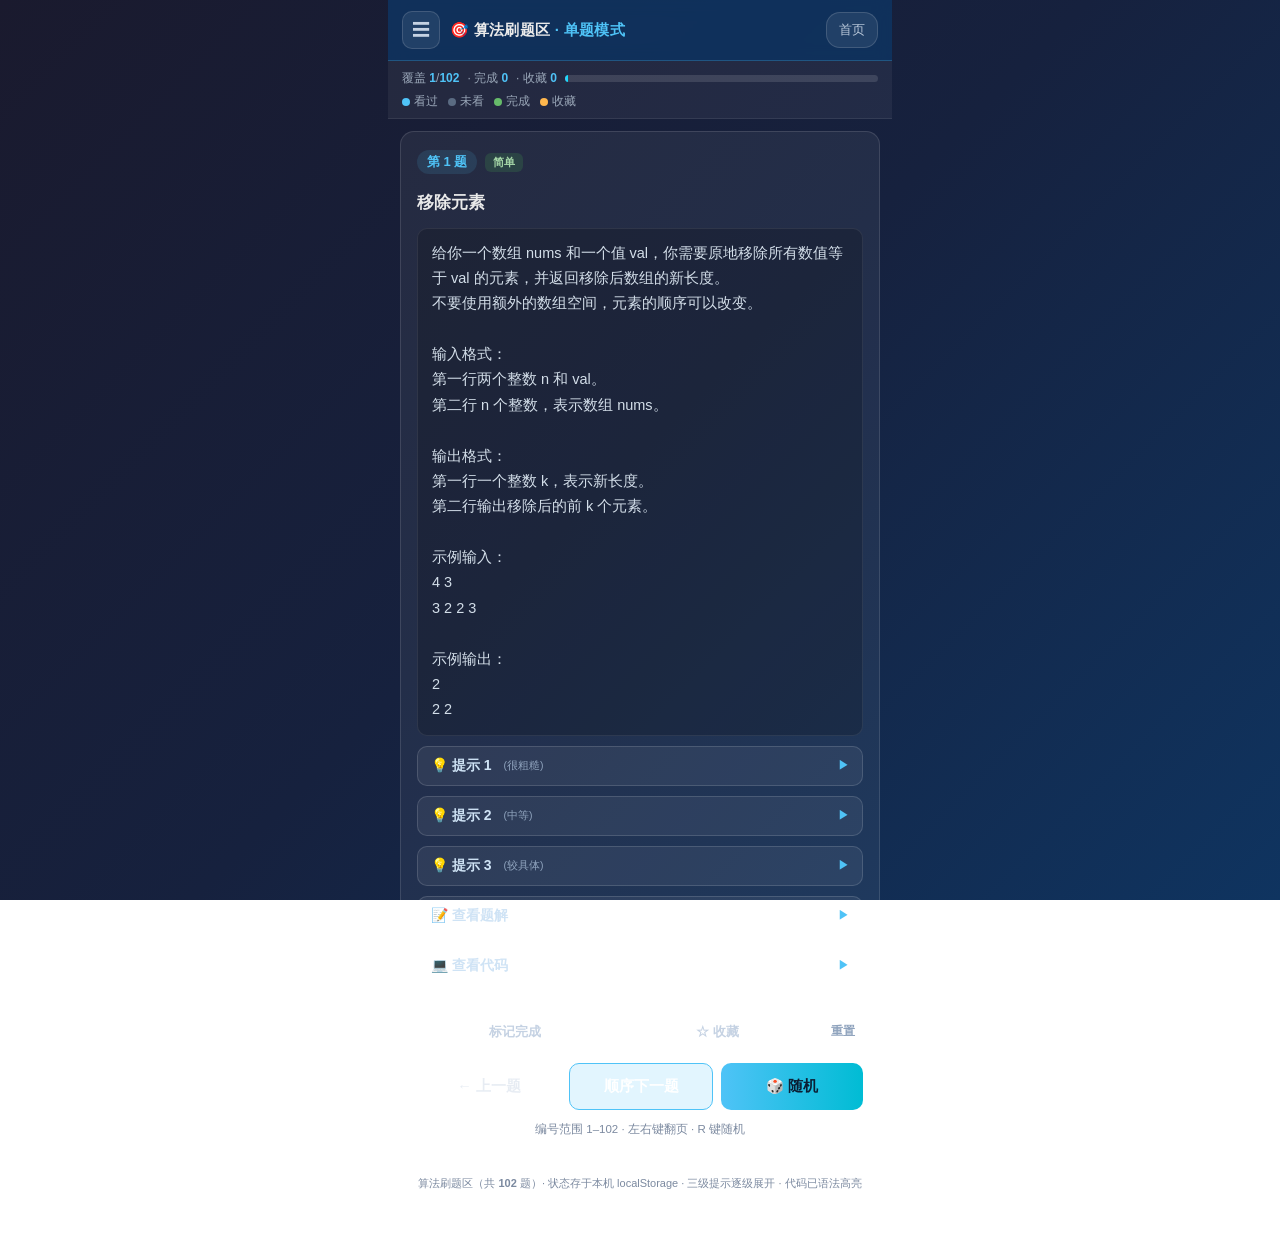
<file: algorithm.html>
<!DOCTYPE html>
<html lang="zh-CN">
<head>
<meta charset="UTF-8">
<meta name="viewport" content="width=device-width, initial-scale=1.0, maximum-scale=1.0, user-scalable=no">
<meta name="description" content="算法刷题区：单题视图、顺序/随机刷题、三级递进提示、代码语法高亮、可伸缩侧边栏与本地状态。">
<title>算法刷题区 · AI 算法岗面试题库</title>
<style>
  /* ===== 与 AI 知识区统一：深色渐变 + 玻璃卡片 + 青色点缀 =====
     离线自包含。 */
  *{margin:0;padding:0;box-sizing:border-box;-webkit-tap-highlight-color:transparent}
  html{scroll-behavior:smooth}
  body{
    font-family:-apple-system,BlinkMacSystemFont,"Segoe UI","PingFang SC","Hiragino Sans GB","Microsoft YaHei",sans-serif;
    background:linear-gradient(135deg,#1a1a2e 0%,#16213e 50%,#0f3460 100%);
    background-attachment:fixed;min-height:100vh;color:#eaeaea;
    display:flex;justify-content:center;padding:0 12px 56px;
  }
  .wrap{width:100%;max-width:480px}

  /* sticky header */
  header.site{
    position:sticky;top:0;z-index:50;
    display:flex;align-items:center;justify-content:space-between;gap:10px;
    padding:11px 14px;margin:0 -12px;
    background:rgba(15,52,96,.88);backdrop-filter:blur(8px);
    border-bottom:1px solid rgba(79,195,247,.25);
  }
  header.site .brand{font-size:15px;font-weight:700;letter-spacing:.3px;white-space:nowrap;overflow:hidden;text-overflow:ellipsis;flex:1;min-width:0}
  header.site .brand span{color:#4fc3f7}
  .iconbtn{
    flex:0 0 auto;font-size:18px;color:#c5d2e3;text-decoration:none;cursor:pointer;
    background:rgba(255,255,255,.08);border:1px solid rgba(255,255,255,.14);
    border-radius:10px;width:38px;height:38px;display:flex;align-items:center;justify-content:center;
  }
  .iconbtn:active{background:rgba(255,255,255,.18)}
  .home{font-size:13px;color:#b8c7d9;text-decoration:none;background:rgba(255,255,255,.08);border:1px solid rgba(255,255,255,.14);padding:8px 12px;border-radius:14px;white-space:nowrap}
  .home:active{background:rgba(255,255,255,.16)}

  /* progress strip */
  .prog{background:rgba(255,255,255,.05);border-bottom:1px solid rgba(255,255,255,.08);margin:0 -12px 12px;padding:9px 14px}
  .prog-row{display:flex;gap:8px;align-items:center;flex-wrap:wrap;font-size:12px;color:#9aa7b8}
  .prog-row b{color:#4fc3f7}
  .bar{flex:1;min-width:120px;height:7px;background:rgba(255,255,255,.12);border-radius:5px;overflow:hidden}
  .bar>span{display:block;height:100%;background:linear-gradient(90deg,#4fc3f7,#00e5ff);transition:width .25s}
  .dots{display:flex;gap:10px;flex-wrap:wrap}
  .dot{display:inline-flex;align-items:center;gap:4px;font-size:11.5px;color:#9aa7b8}
  .dot i{width:8px;height:8px;border-radius:50%;display:inline-block}
  .dot.seen i{background:#4fc3f7}
  .dot.done i{background:#66bb6a}
  .dot.fav i{background:#ffb74d}
  .dot.unseen i{background:#5a6b82}

  /* single question card */
  .qcard{
    background:rgba(255,255,255,.06);border:1px solid rgba(255,255,255,.12);
    border-radius:14px;padding:18px 16px;
  }
  .qhead{display:flex;align-items:baseline;gap:8px;flex-wrap:wrap}
  .qnum{font-size:13px;color:#4fc3f7;background:rgba(79,195,247,.12);padding:3px 10px;border-radius:12px;font-weight:700}
  .qtitle{font-size:17px;font-weight:700;line-height:1.5;margin-top:8px;flex-basis:100%}
  .qdiff{font-size:11px;padding:2px 8px;border-radius:6px;font-weight:600}
  .qdiff.简单{background:rgba(76,175,80,.18);color:#a5d6a7}
  .qdiff.中等{background:rgba(255,193,7,.16);color:#ffe082}
  .qdiff.困难{background:rgba(244,67,54,.16);color:#ef9a9a}

  .statement{
    margin-top:12px;font-size:14.5px;color:#d3dee9;line-height:1.75;white-space:pre-wrap;word-break:break-word;
    background:rgba(0,0,0,.18);border:1px solid rgba(255,255,255,.08);border-radius:10px;padding:12px 14px;
  }

  /* reveal buttons (answer / code / hints) */
  .reveal{
    margin-top:10px;display:inline-flex;align-items:center;gap:6px;width:100%;
    background:rgba(255,255,255,.06);border:1px solid rgba(255,255,255,.14);color:#cfe3f5;
    padding:10px 13px;border-radius:10px;font-size:14px;font-weight:600;cursor:pointer;text-align:left;
  }
  .reveal:active{background:rgba(79,195,247,.12)}
  .reveal .arr{font-size:11px;color:#4fc3f7;transition:transform .2s;margin-left:auto}
  .reveal.open .arr{transform:rotate(90deg)}
  .reveal.hint .lvl{font-size:10.5px;color:#8fa3bd;margin-left:6px;font-weight:400}
  .panel{display:none;margin-top:8px}
  .panel.open{display:block}

  .analysis{font-size:14px;line-height:1.75;color:#d3dee9;background:rgba(255,255,255,.04);border:1px solid rgba(255,255,255,.1);border-radius:10px;padding:12px 14px;white-space:pre-wrap;word-break:break-word}
  .hint-box{font-size:13.5px;line-height:1.7;color:#cfe3f5;background:rgba(255,193,7,.07);border:1px solid rgba(255,193,7,.22);border-radius:10px;padding:11px 13px}
  .hint-box b{color:#ffe082}

  /* code + syntax highlight */
  pre.code{
    background:#0b1220;color:#e2e8f0;border:1px solid rgba(255,255,255,.08);
    border-radius:10px;padding:12px 14px;overflow-x:auto;
    font-size:12.5px;line-height:1.55;font-family:"SFMono-Regular",Menlo,Consolas,monospace;
    -webkit-overflow-scrolling:touch;white-space:pre;
  }
  pre.code .kw{color:#c792ea}
  pre.code .ty{color:#82aaff}
  pre.code .str{color:#c3e88d}
  pre.code .num{color:#f78c6c}
  pre.code .com{color:#5a6b82;font-style:italic}
  pre.code .pp{color:#f07178}
  pre.code .fn{color:#82aaff}
  pre.code .op{color:#89ddff}
  .code-meta{margin-top:6px;font-size:11.5px;color:#8fa3bd}
  .code-meta b{color:#c5d2e3}

  /* status / nav actions */
  .actions{margin-top:14px;display:flex;gap:8px;flex-wrap:wrap;padding-top:12px;border-top:1px dashed rgba(255,255,255,.12)}
  .act{
    flex:1;min-width:90px;padding:9px 6px;border-radius:10px;font-size:13px;font-weight:600;cursor:pointer;
    border:1px solid rgba(255,255,255,.14);background:rgba(255,255,255,.06);color:#c5d2e3;text-align:center;
  }
  .act:active{background:rgba(255,255,255,.13)}
  .act.on.done{background:rgba(76,175,80,.2);border-color:#66bb6a;color:#c8f7d0}
  .act.on.fav{background:rgba(255,183,77,.18);border-color:#ffb74d;color:#ffe0b2}
  .act.reset{flex:0 0 auto;min-width:0;font-size:12px;color:#8fa3bd;background:transparent;border:none;padding:6px 8px}

  .navrow{display:flex;gap:8px;margin-top:12px}
  .navbtn{
    flex:1;padding:13px 6px;border-radius:10px;font-size:14.5px;font-weight:700;cursor:pointer;border:none;
  }
  .navbtn.prev{background:rgba(255,255,255,.08);color:#c5d2e3;border:1px solid rgba(255,255,255,.14)}
  .navbtn.seq{background:rgba(79,195,247,.16);color:#fff;border:1px solid #4fc3f7}
  .navbtn.rand{background:linear-gradient(90deg,#4fc3f7,#00bcd4);color:#0b1e33}
  .navbtn:active{filter:brightness(1.1)}
  .navbtn:disabled{opacity:.4;cursor:default}

  .qfooter{margin-top:10px;font-size:11.5px;color:#7c8aa0;text-align:center;line-height:1.6}

  /* sidebar drawer */
  .drawer-backdrop{position:fixed;inset:0;background:rgba(0,0,0,.55);z-index:80;opacity:0;pointer-events:none;transition:opacity .2s}
  .drawer-backdrop.open{opacity:1;pointer-events:auto}
  .drawer{
    position:fixed;top:0;left:0;bottom:0;width:84%;max-width:340px;z-index:90;
    background:#111c33;border-right:1px solid rgba(79,195,247,.25);
    transform:translateX(-100%);transition:transform .25s;display:flex;flex-direction:column;
  }
  .drawer.open{transform:translateX(0)}
  .drawer-head{padding:12px 14px;border-bottom:1px solid rgba(255,255,255,.1);display:flex;align-items:center;justify-content:space-between;gap:8px}
  .drawer-head b{font-size:14px;color:#fff}
  .drawer-head .close{font-size:18px;color:#9aa7b8;background:none;border:none;cursor:pointer;padding:4px 8px}
  .drawer-search{padding:10px 12px;border-bottom:1px solid rgba(255,255,255,.08)}
  .drawer-search input{width:100%;background:rgba(255,255,255,.07);border:1px solid rgba(255,255,255,.14);color:#eaeaea;border-radius:9px;padding:8px 11px;font-size:13.5px;outline:none}
  .drawer-search input:focus{border-color:#4fc3f7}
  .drawer-filter{display:flex;gap:6px;flex-wrap:wrap;padding:8px 12px;border-bottom:1px solid rgba(255,255,255,.08)}
  .fchip{
    flex:0 0 auto;border:1px solid rgba(255,255,255,.14);background:rgba(255,255,255,.07);color:#c5d2e3;
    padding:5px 10px;border-radius:13px;font-size:12px;cursor:pointer;white-space:nowrap;transition:all .15s;
  }
  .fchip.active{background:rgba(79,195,247,.16);border-color:#4fc3f7;color:#fff}
  .fchip:active{background:rgba(255,255,255,.16)}
  .drawer-body{flex:1;overflow-y:auto;-webkit-overflow-scrolling:touch;padding:6px 0 16px}
  .dcat-h{font-size:11.5px;color:#4fc3f7;font-weight:700;padding:10px 14px 4px}
  .ditem{
    display:flex;align-items:center;gap:9px;padding:9px 14px;cursor:pointer;border-left:3px solid transparent;
  }
  .ditem:active,.ditem.cur{background:rgba(79,195,247,.1);border-left-color:#4fc3f7}
  .ditem .di{font-size:11px;color:#8fa3bd;min-width:26px;text-align:right}
  .ditem .ddot{width:9px;height:9px;border-radius:50%;flex:0 0 auto;background:#5a6b82}
  .ditem .ddot.seen{background:#4fc3f7}
  .ditem .ddot.done{background:#66bb6a}
  .ditem .ddot.fav{background:#ffb74d}
  .ditem .dt{flex:1;font-size:13px;color:#c5d2e3;line-height:1.4;min-width:0;white-space:nowrap;overflow:hidden;text-overflow:ellipsis}
  .ditem .dstar{color:#ffb74d;font-size:12px}
  .drawer-foot{padding:8px 12px;border-top:1px solid rgba(255,255,255,.1);font-size:11px;color:#7c8aa0;line-height:1.6}

  .empty{text-align:center;color:#8fa3bd;font-size:14px;padding:36px 0}
  footer{text-align:center;font-size:11px;color:#7c8aa0;margin-top:18px;line-height:1.6}
</style>
</head>
<body>
<div class="wrap">
  <header class="site">
    <button class="iconbtn" id="drawerBtn" aria-label="目录">☰</button>
    <div class="brand">🎯 算法刷题区 <span>· 单题模式</span></div>
    <a class="home" href="index.html">首页</a>
  </header>

  <!-- 进度条 -->
  <div class="prog">
    <div class="prog-row">
      <span>覆盖 <b id="seenN">0</b>/<b id="totalN">0</b></span>
      <span>· 完成 <b id="doneN">0</b></span>
      <span>· 收藏 <b id="favN">0</b></span>
      <div class="bar"><span id="barFill" style="width:0%"></span></div>
    </div>
    <div class="dots" style="margin-top:7px">
      <span class="dot seen"><i></i>看过</span>
      <span class="dot unseen"><i></i>未看</span>
      <span class="dot done"><i></i>完成</span>
      <span class="dot fav"><i></i>收藏</span>
    </div>
  </div>

  <!-- 单题卡 -->
  <div id="qcardWrap"></div>

  <footer>算法刷题区（共 <b id="totalFoot">0</b> 题）· 状态存于本机 localStorage · 三级提示逐级展开 · 代码已语法高亮</footer>
</div>

<!-- 侧边抽屉 -->
<div class="drawer-backdrop" id="drawerBack"></div>
<aside class="drawer" id="drawer">
  <div class="drawer-head">
    <b>📑 题目目录</b>
    <button class="close" id="drawerClose">✕</button>
  </div>
  <div class="drawer-search"><input id="drawerSearch" type="text" placeholder="搜索题目…"></div>
  <div class="drawer-filter" id="drawerFilter">
    <button class="fchip active" data-f="all">全部</button>
    <button class="fchip" data-f="unseen">未看过</button>
    <button class="fchip" data-f="seen">看过</button>
    <button class="fchip" data-f="undone">未完成</button>
    <button class="fchip" data-f="done">已完成</button>
    <button class="fchip" data-f="fav">收藏</button>
  </div>
  <div class="drawer-body" id="drawerBody"></div>
  <div class="drawer-foot">点击跳转 · 圆点表示状态：看过 / 完成 / 收藏</div>
</aside>

<script type="application/json" id="problems-data">[{"id":"arr-1","category":"数组/双指针/二分","title":"移除元素","source":"LeetCode 27","difficulty":"简单","tags":["双指针","数组"],"statement":"给你一个数组 nums 和一个值 val，你需要原地移除所有数值等于 val 的元素，并返回移除后数组的新长度。\n不要使用额外的数组空间，元素的顺序可以改变。\n\n输入格式：\n第一行两个整数 n 和 val。\n第二行 n 个整数，表示数组 nums。\n\n输出格式：\n第一行一个整数 k，表示新长度。\n第二行输出移除后的前 k 个元素。\n\n示例输入：\n4 3\n3 2 2 3\n\n示例输出：\n2\n2 2","analysis":"思路路径：\n用快慢双指针。慢指针 k 指向下一个可写入位置，遍历数组，当当前元素不等于 val 时，将其写入 nums[k] 并 k++。最终 k 即为新长度。\n\n关键点：\n1. 原地操作，O(1) 额外空间。\n2. 顺序可以改变，所以直接覆盖即可。\n3. 注意 k 初始为 0，遍历一遍后 [0,k) 即为结果。\n\n复杂度：\n时间 O(n)，空间 O(1)。","code":"#include <bits/stdc++.h>\nusing namespace std;\nint main(){\n    int n, val;\n    scanf(\"%d %d\", &n, &val);\n    vector<int> a(n);\n    for(int i=0;i<n;i++) scanf(\"%d\",&a[i]);\n    int k=0;\n    for(int i=0;i<n;i++){\n        if(a[i]!=val) a[k++]=a[i];\n    }\n    printf(\"%d\\n\", k);\n    for(int i=0;i<k;i++) printf(\"%d%c\", a[i], i+1<k?' ':'\\n');\n    return 0;\n}","codeLang":"cpp","codeSource":"AI 生成","hints":["留意题目说『顺序可以改变』","考虑用一个写入位置来收集要保留的元素","快慢双指针，慢指针 k 指向下一个可写位置，遍历到不等于 val 的元素就写入并 k++"]},{"id":"arr-2","category":"数组/双指针/二分","title":"二分查找","source":"LeetCode 704","difficulty":"简单","tags":["二分查找","数组"],"statement":"给定一个 n 个元素升序排列的整型数组 nums 和一个目标值 target，写一个函数搜索 nums 中的 target，如果目标值存在则返回下标，否则返回 -1。\n\n输入格式：\n第一行两个整数 n 和 target。\n第二行 n 个升序整数。\n\n输出格式：\n一个整数，下标或 -1。\n\n示例输入：\n6 9\n-1 0 3 5 9 12\n\n示例输出：\n4","analysis":"思路路径：\n标准二分查找。维护闭区间 [lo, hi]，每次取中点 mid = lo + (hi-lo)/2 防溢出。若 nums[mid] 等于目标则返回；小于目标则 lo = mid+1；大于目标则 hi = mid-1。循环条件 lo <= hi。\n\n关键点：\n1. 数组必须有序。\n2. mid 计算用 lo+(hi-lo)/2 避免整型溢出。\n3. 闭区间写法，循环条件 lo<=hi，更新 lo=mid+1 / hi=mid-1。\n\n复杂度：\n时间 O(log n)，空间 O(1)。","code":"#include <bits/stdc++.h>\nusing namespace std;\nint main(){\n    int n, target;\n    scanf(\"%d %d\", &n, &target);\n    vector<int> a(n);\n    for(int i=0;i<n;i++) scanf(\"%d\",&a[i]);\n    int lo=0, hi=n-1, ans=-1;\n    while(lo<=hi){\n        int mid=lo+(hi-lo)/2;\n        if(a[mid]==target){ ans=mid; break; }\n        else if(a[mid]<target) lo=mid+1;\n        else hi=mid-1;\n    }\n    printf(\"%d\\n\", ans);\n    return 0;\n}","codeLang":"cpp","codeSource":"AI 生成","hints":["留意数组是『升序』排列的","每次比较中点后可以排除掉一半","维护闭区间 [lo,hi]，mid=lo+(hi-lo)/2，等于则返回，小于则 lo=mid+1，大于则 hi=mid-1"]},{"id":"arr-3","category":"数组/双指针/二分","title":"在排序数组中查找元素的第一个和最后一个位置","source":"LeetCode 34","difficulty":"中等","tags":["二分查找","数组"],"statement":"给你一个按照非递减顺序排列的整数数组 nums，和一个目标值 target。请你找出给定目标值在数组中的开始位置和结束位置。\n如果数组中不存在目标值 target，返回 -1 -1。\n\n输入格式：\n第一行两个整数 n 和 target。\n第二行 n 个非递减整数。\n\n输出格式：\n两个整数，分别表示第一个和最后一个位置的下标（0-based）。\n\n示例输入：\n6 8\n5 7 7 8 8 10\n\n示例输出：\n3 4","analysis":"思路路径：\n用两次二分分别找左边界和右边界。\n找左边界：在 [0, n-1] 中二分，若 a[mid] >= target 则记录并向左收缩 r=mid-1，否则 l=mid+1。最终若记录位置越界或值不为 target 则不存在。\n找右边界：若 a[mid] <= target 则记录并向右收缩 l=mid+1，否则 r=mid-1。\n\n关键点：\n1. 左边界用 >= 判定（找第一个 >= target 的位置），右边界用 <= 判定（找最后一个 <= target 的位置）。\n2. 找到后需验证 a[pos]==target，因为可能 target 不存在而 pos 指向相邻元素。\n3. 两次二分独立，各 O(log n)。\n\n复杂度：\n时间 O(log n)，空间 O(1)。","code":"#include <bits/stdc++.h>\nusing namespace std;\nint main(){\n    int n, target;\n    scanf(\"%d %d\", &n, &target);\n    vector<int> a(n);\n    for(int i=0;i<n;i++) scanf(\"%d\",&a[i]);\n    int l=0, r=n-1, left=-1;\n    while(l<=r){\n        int m=l+(r-l)/2;\n        if(a[m]>=target){ left=m; r=m-1; }\n        else l=m+1;\n    }\n    if(left==-1 || a[left]!=target){ printf(\"-1 -1\\n\"); return 0; }\n    int lo=0, hi=n-1, right=-1;\n    while(lo<=hi){\n        int m=lo+(hi-lo)/2;\n        if(a[m]<=target){ right=m; lo=m+1; }\n        else hi=m-1;\n    }\n    printf(\"%d %d\\n\", left, right);\n    return 0;\n}","codeLang":"cpp","codeSource":"AI 生成","hints":["要找的是『开始』和『结束』两个边界位置","考虑分别做两次二分找左边界和右边界","左边界找第一个 >= target 并向左收缩，右边界找最后一个 <= target 并向右收缩，最后验证值等于 target"]},{"id":"arr-4","category":"数组/双指针/二分","title":"长度最小的子数组","source":"LeetCode 209","difficulty":"中等","tags":["滑动窗口","双指针","数组"],"statement":"给定一个含有 n 个正整数的数组和一个正整数 target，找出该数组中满足其和 >= target 的长度最小的连续子数组，并返回其长度。若不存在返回 0。\n\n输入格式：\n第一行两个整数 n 和 target。\n第二行 n 个正整数。\n\n输出格式：\n一个整数，最短子数组长度；不存在则 0。\n\n示例输入：\n7 7\n2 3 1 2 4 3\n\n示例输出：\n2","analysis":"思路路径：\n滑动窗口（双指针）。左指针 l 固定，右指针 r 向右扩展，累加 sum。当 sum >= target 时，尝试收缩左边界更新答案，并减去 a[l]、l++。\n\n关键点：\n1. 数组元素均为正整数，所以窗口扩大 sum 单调增、收缩 sum 单调减，满足滑动窗口单调性。\n2. 答案初始化为 n+1 表示无穷大，最后判断是否更新过。\n3. 内层 while 收缩保证每个元素最多进出窗口各一次。\n\n复杂度：\n时间 O(n)，空间 O(1)。","code":"#include <bits/stdc++.h>\nusing namespace std;\nint main(){\n    int n, target;\n    scanf(\"%d %d\", &n, &target);\n    vector<int> a(n);\n    for(int i=0;i<n;i++) scanf(\"%d\",&a[i]);\n    int l=0, sum=0, ans=n+1;\n    for(int r=0;r<n;r++){\n        sum += a[r];\n        while(sum >= target){\n            ans = min(ans, r-l+1);\n            sum -= a[l++];\n        }\n    }\n    printf(\"%d\\n\", ans==n+1 ? 0 : ans);\n    return 0;\n}","codeLang":"cpp","codeSource":"AI 生成","hints":["留意数组元素都是正整数这个条件","正数意味着窗口扩大和单调增，考虑滑动窗口","双指针维护窗口，右扩累加 sum，当 sum>=target 时收缩左边界并更新最短长度"]},{"id":"arr-5","category":"数组/双指针/二分","title":"盛最多水的容器","source":"LeetCode 11","difficulty":"中等","tags":["双指针","贪心","数组"],"statement":"给定一个长度为 n 的整数数组 height，表示竖板的高度。两条竖板与 x 轴构成的容器可容纳的水量由较短的那条板和两板间距决定。求能盛最多水的容器容量。\n\n输入格式：\n第一行一个整数 n。\n第二行 n 个整数表示 height。\n\n输出格式：\n一个整数，最大水量。\n\n示例输入：\n9\n1 8 6 2 5 4 8 3 7\n\n示例输出：\n49","analysis":"思路路径：\n双指针对撞。左指针 l=0、右指针 r=n-1，当前面积 = min(h[l],h[r])*(r-l)。每次移动较短的那一侧，因为面积受短板限制、宽度在减小，只有让短板变高才可能获得更大面积。\n\n关键点：\n1. 移动较短边：若 h[l]<h[r] 则 l++，否则 r--。\n2. 每次移动后更新答案最大值。\n3. 贪心正确性：较长边不动时，宽度减小，面积只会更小，故丢弃较短边不丢最优解。\n\n复杂度：\n时间 O(n)，空间 O(1)。","code":"#include <bits/stdc++.h>\nusing namespace std;\nint main(){\n    int n;\n    scanf(\"%d\", &n);\n    vector<int> h(n);\n    for(int i=0;i<n;i++) scanf(\"%d\",&h[i]);\n    int l=0, r=n-1, ans=0;\n    while(l<r){\n        int area = min(h[l], h[r]) * (r-l);\n        ans = max(ans, area);\n        if(h[l] < h[r]) l++;\n        else r--;\n    }\n    printf(\"%d\\n\", ans);\n    return 0;\n}","codeLang":"cpp","codeSource":"AI 生成","hints":["面积由较短的那条板和两板间距共同决定","考虑双指针对撞，每次移动较短的一侧","l=0、r=n-1 对撞，每次算 min(h[l],h[r])*(r-l) 更新答案，移动较短边"]},{"id":"arr-6","category":"数组/双指针/二分","title":"三数之和","source":"LeetCode 15","difficulty":"中等","tags":["双指针","排序","数组"],"statement":"给你一个整数数组 nums，判断是否存在三元组 [nums[i], nums[j], nums[k]] 满足 i、j、k 互不相同且 nums[i]+nums[j]+nums[k]==0。返回所有和为 0 且不重复的三元组。\n\n输入格式：\n第一行一个整数 n。\n第二行 n 个整数。\n\n输出格式：\n第一行一个整数 m，表示三元组个数。\n接下来 m 行，每行三个整数（升序）。\n\n示例输入：\n6\n-1 0 1 2 -1 -4\n\n示例输出：\n2\n-1 -1 2\n-1 0 1","analysis":"思路路径：\n先排序。固定第一个数 i，然后用双指针 l=i+1、r=n-1 在剩余部分找两数之和等于 -nums[i]。去重：i 跳过与前一个相同的；找到解后 l、r 也跳过重复值。\n\n关键点：\n1. 排序后双指针，固定 i 后问题变为两数之和。\n2. 三处去重：外层 i 跳过相邻相同；内层找到解后 l、r 各自跳过相同值。\n3. 剪枝：若 nums[i]>0 则三数之和必 >0，可提前结束。\n\n复杂度：\n时间 O(n^2)，空间 O(log n)（排序）。","code":"#include <bits/stdc++.h>\nusing namespace std;\nint main(){\n    int n;\n    scanf(\"%d\", &n);\n    vector<int> a(n);\n    for(int i=0;i<n;i++) scanf(\"%d\",&a[i]);\n    sort(a.begin(), a.end());\n    vector<array<int,3>> res;\n    for(int i=0;i+2<n;i++){\n        if(i>0 && a[i]==a[i-1]) continue;\n        if(a[i] > 0) break;\n        int l=i+1, r=n-1;\n        while(l<r){\n            int s = a[i]+a[l]+a[r];\n            if(s < 0) l++;\n            else if(s > 0) r--;\n            else{\n                res.push_back({a[i], a[l], a[r]});\n                int lv=a[l], rv=a[r];\n                while(l<r && a[l]==lv) l++;\n                while(l<r && a[r]==rv) r--;\n            }\n        }\n    }\n    printf(\"%d\\n\", (int)res.size());\n    for(auto& t : res) printf(\"%d %d %d\\n\", t[0], t[1], t[2]);\n    return 0;\n}","codeLang":"cpp","codeSource":"AI 生成","hints":["留意结果要求『不重复』的三元组","排序后固定一个数，剩下就是两数之和问题","排序后固定 i，双指针 l=i+1、r=n-1 找和为 -nums[i]，找到后 l、r 各自跳过相邻相同值去重"]},{"id":"arr-7","category":"数组/双指针/二分","title":"接雨水","source":"LeetCode 42","difficulty":"困难","tags":["双指针","数组"],"statement":"给定 n 个非负整数表示柱子的高度图，计算按此排列的柱子，下雨后能接多少雨水。\n\n输入格式：\n第一行一个整数 n。\n第二行 n 个非负整数表示高度。\n\n输出格式：\n一个整数，雨水总量。\n\n示例输入：\n12\n0 1 0 2 1 0 1 3 2 1 2 1\n\n示例输出：\n6","analysis":"思路路径：\n双指针法。左指针 l、右指针 r，维护左侧最大值 lmax 和右侧最大值 rmax。每次比较 h[l] 与 h[r]，处理较短一侧：若 h[l] < h[r]，说明左指针处的水量由 lmax 决定（因为右侧一定有更高的挡着），累加 lmax-h[l] 并 l++；否则对称处理右侧。\n\n关键点：\n1. 较短一侧的水量只取决于同侧的最大值，因为另一侧必然存在更高柱。\n2. 维护 lmax、rmax 分别表示 [0..l] 和 [r..n-1] 的最大值。\n3. 处理时若当前柱高于已记录 max 则更新 max，否则累加差值。\n\n复杂度：\n时间 O(n)，空间 O(1)。","code":"#include <bits/stdc++.h>\nusing namespace std;\nint main(){\n    int n;\n    scanf(\"%d\", &n);\n    vector<int> h(n);\n    for(int i=0;i<n;i++) scanf(\"%d\",&h[i]);\n    int l=0, r=n-1, lmax=0, rmax=0, ans=0;\n    while(l<r){\n        if(h[l] < h[r]){\n            if(h[l] >= lmax) lmax = h[l];\n            else ans += lmax - h[l];\n            l++;\n        } else {\n            if(h[r] >= rmax) rmax = h[r];\n            else ans += rmax - h[r];\n            r--;\n        }\n    }\n    printf(\"%d\\n\", ans);\n    return 0;\n}","codeLang":"cpp","codeSource":"AI 生成","hints":["想想每根柱子能接多少水由什么决定","每根柱子的水量取决于它左右两侧的最高柱，考虑双指针对撞维护两侧最大值","双指针 l、r 与 lmax、rmax，处理较短一侧累加 lmax-h[l]（或对称），因为另一侧必有更高柱挡着"]},{"id":"arr-8","category":"数组/双指针/二分","title":"移动零","source":"LeetCode 283","difficulty":"简单","tags":["双指针","数组"],"statement":"给定一个数组 nums，编写一个函数将所有 0 移动到数组的末尾，同时保持非零元素的相对顺序。要求原地操作。\n\n输入格式：\n第一行一个整数 n。\n第二行 n 个整数。\n\n输出格式：\n一行 n 个整数，移动后的数组。\n\n示例输入：\n5\n0 1 0 3 12\n\n示例输出：\n1 3 12 0 0","analysis":"思路路径：\n快慢双指针。慢指针 k 指向下一个非零元素应放的位置。遍历数组，遇到非零元素就放到 a[k] 并 k++。遍历结束后，从 k 到末尾全部填 0。\n\n关键点：\n1. 保持非零元素相对顺序——按遍历顺序写入即可。\n2. 两次遍历：第一次收集非零，第二次补零。\n3. 原地操作，不额外开数组。\n\n复杂度：\n时间 O(n)，空间 O(1)。","code":"#include <bits/stdc++.h>\nusing namespace std;\nint main(){\n    int n;\n    scanf(\"%d\", &n);\n    vector<int> a(n);\n    for(int i=0;i<n;i++) scanf(\"%d\",&a[i]);\n    int k=0;\n    for(int i=0;i<n;i++) if(a[i]!=0) a[k++]=a[i];\n    for(int i=k;i<n;i++) a[i]=0;\n    for(int i=0;i<n;i++) printf(\"%d%c\", a[i], i+1<n?' ':'\\n');\n    return 0;\n}","codeLang":"cpp","codeSource":"AI 生成","hints":["留意要保留非零元素的相对顺序","考虑用一个写入位置依次收集非零元素","快慢双指针，慢指针 k 记录非零应放位置，遍历非零就写入并 k++，最后末尾补零"]},{"id":"arr-9","category":"数组/双指针/二分","title":"查找","source":"洛谷 P2249","difficulty":"简单","tags":["二分查找","快读"],"statement":"给出一个长度为 n 的单调递增的整数序列 a_1, a_2, ..., a_n。q 次询问，每次给出一个数 x，要求输出序列中第一个等于 x 的元素的位置（1-based）。若序列中不存在 x 则输出 -1。\n\n输入格式：\n第一行两个整数 n 和 q。\n第二行 n 个升序整数。\n接下来 q 行，每行一个整数 x。\n\n输出格式：\n一行 q 个整数，空格分隔，分别表示每次询问的结果。\n\n示例输入：\n6 3\n1 2 3 3 5 7\n3\n5\n8\n\n示例输出：\n3 5 -1","analysis":"思路路径：\n序列单调递增，对每次询问做二分找第一个 >= x 的位置（左边界）。若该位置不越界且值等于 x，则输出该位置（1-based）；否则输出 -1。数据量大，用 scanf 加速输入。\n\n关键点：\n1. 找第一个等于 x 的位置即「左边界」二分：判定 a[mid] >= x 时向左收缩。\n2. 找到后必须验证 a[pos]==x，因为 x 可能不存在而 pos 指向第一个大于 x 的元素。\n3. 输出 1-based 下标，故结果 +1。\n4. q 次询问每次独立二分。\n\n复杂度：\n时间 O((n+q) log n)，空间 O(n)。","code":"#include <bits/stdc++.h>\nusing namespace std;\nint main(){\n    int n, q;\n    scanf(\"%d %d\", &n, &q);\n    vector<int> a(n);\n    for(int i=0;i<n;i++) scanf(\"%d\",&a[i]);\n    while(q--){\n        int x;\n        scanf(\"%d\",&x);\n        int l=0, r=n-1, pos=-1;\n        while(l<=r){\n            int m=l+(r-l)/2;\n            if(a[m] >= x){ pos=m; r=m-1; }\n            else l=m+1;\n        }\n        if(pos==-1 || a[pos]!=x) printf(\"-1\");\n        else printf(\"%d\", pos+1);\n        printf(\"%c\", q>0 ? ' ' : '\\n');\n    }\n    return 0;\n}","codeLang":"cpp","codeSource":"AI 生成","hints":["留意要找的是『第一个』等于 x 的位置，且序列单调递增","考虑二分找左边界（第一个 >= x 的位置）","二分找第一个 >= x 的位置，找到后验证 a[pos]==x，输出 1-based 下标；数据量大用 scanf 加速"]},{"id":"stk-1","category":"栈与队列/单调栈","title":"有效的括号","source":"LeetCode 20","difficulty":"简单","tags":["栈","字符串","匹配"],"statement":"给定一个只包括 '('，')'，'{'，'}'，'['，']' 的字符串 s，判断字符串是否有效。\n\n有效字符串需满足：\n1. 左括号必须用相同类型的右括号闭合。\n2. 左括号必须以正确的顺序闭合。\n3. 每个右括号都能找到与之对应的左括号。\n\n示例 1：\n输入：s = \"()\"\n输出：true\n\n示例 2：\n输入：s = \"()[]{}\"\n输出：true\n\n示例 3：\n输入：s = \"(]\"\n输出：false\n\n示例 4：\n输入：s = \"([)]\"\n输出：false\n\n示例 5：\n输入：s = \"{[]}\"\n输出：true\n\n提示：1 <= s.length <= 10^4，s 仅由括号字符组成。","analysis":"思路：经典栈应用。遍历字符串，遇到左括号入栈，遇到右括号时检查栈顶是否为对应的左括号，若是则弹栈，否则不匹配。最终栈为空则合法。\n\n关键点：\n- 右括号先于任何左括号出现时栈为空，直接不合法。\n- 类型必须严格对应，不可只数数量。\n- 可用哈希表/switch 建立左右括号映射，代码更简洁。\n\n复杂度：时间 O(n)，每个字符最多入栈出栈一次；空间 O(n)，最坏全为左括号。","code":"#include <bits/stdc++.h>\nusing namespace std;\n\nclass Solution {\npublic:\n    bool isValid(string s) {\n        stack<char> st;\n        for (char c : s) {\n            if (c == '(' || c == '[' || c == '{') {\n                st.push(c);\n            } else {\n                if (st.empty()) return false;\n                char t = st.top();\n                if ((c == ')' && t == '(') ||\n                    (c == ']' && t == '[') ||\n                    (c == '}' && t == '{')) {\n                    st.pop();\n                } else {\n                    return false;\n                }\n            }\n        }\n        return st.empty();\n    }\n};\n","codeLang":"cpp","codeSource":"AI 生成","hints":["留意括号要按正确『顺序』闭合，不只是数量对","遇到左括号先存起来，遇右括号要和最近未匹配的左括号配对","用栈，左括号入栈，遇右括号检查栈顶是否为对应左括号，匹配则弹栈，最终栈空则合法"]},{"id":"stk-2","category":"栈与队列/单调栈","title":"最小栈","source":"LeetCode 155","difficulty":"中等","tags":["栈","设计","辅助栈"],"statement":"设计一个支持 push、pop、top 操作，并能在常数时间内检索到最小元素的栈。\n\n实现 MinStack 类：\n- MinStack() 初始化栈对象。\n- void push(int val) 将元素压栈。\n- void pop() 删除栈顶元素。\n- int top() 获取栈顶元素。\n- int getMin() 获取栈中最小元素。\n\n每个函数调用时间复杂度均为 O(1)。\n\n示例：\n输入：\n[\"MinStack\",\"push\",\"push\",\"push\",\"getMin\",\"pop\",\"top\",\"getMin\"]\n[[],[-2],[0],[-3],[],[],[],[]]\n输出：[null,null,null,null,-3,null,0,-2]\n\n解释：\nMinStack minStack = new MinStack();\nminStack.push(-2);\nminStack.push(0);\nminStack.push(-3);\nminStack.getMin();   --> 返回 -3\nminStack.pop();\nminStack.top();      --> 返回 0\nminStack.getMin();   --> 返回 -2\n\n提示：-2^31 <= val <= 2^31-1，pop、top、getMin 调用总数不超过 3*10^4。","analysis":"思路：辅助栈（同步法）。维护一个数据栈和一个最小栈，二者同步 push 同步 pop。最小栈栈顶始终保存当前数据栈中的最小值：push 时若新值更小则入最小栈，否则把当前最小值再压一份；pop 时两栈同步弹出。\n\n更省空间的写法：当新值 <= 当前最小值时才压最小栈，pop 时仅当弹出的值等于最小栈栈顶才同步弹出。注意等号不能省，否则重复最小值会错乱。\n\n关键点：\n- getMin 只读最小栈栈顶，O(1)。\n- 必须保证两个栈的元素一一对应，否则状态不一致。\n\n复杂度：所有操作 O(1)；空间 O(n)。","code":"#include <bits/stdc++.h>\nusing namespace std;\n\nclass MinStack {\n    stack<int> data;\n    stack<int> mn;\npublic:\n    MinStack() {}\n\n    void push(int val) {\n        data.push(val);\n        if (mn.empty() || val <= mn.top()) mn.push(val);\n    }\n\n    void pop() {\n        if (data.top() == mn.top()) mn.pop();\n        data.pop();\n    }\n\n    int top() { return data.top(); }\n\n    int getMin() { return mn.top(); }\n};\n","codeLang":"cpp","codeSource":"AI 生成","hints":["想想 getMin 怎么做到 O(1)","考虑额外维护一个记录当前最小值的结构","辅助栈与数据栈同步操作，最小栈栈顶始终保存当前最小值，push 时新值不大于当前最小则同步压入"]},{"id":"stk-3","category":"栈与队列/单调栈","title":"用栈实现队列","source":"LeetCode 232","difficulty":"简单","tags":["栈","队列","设计"],"statement":"请你仅使用两个栈实现先入先出队列。队列应当支持一般队列支持的所有操作（push、pop、peek、empty）。\n\n实现 MyQueue 类：\n- void push(int x) 将元素 x 推到队列末尾。\n- int pop() 从队列开头移除元素并返回。\n- int peek() 返回队列开头的元素。\n- boolean empty() 若队列中无元素返回 true，否则 false。\n\n说明：只能使用标准栈操作（push to top, peek/pop from top, size, isEmpty）。内部数据结构可以是栈的列表。\n\n示例：\n输入：\n[\"MyQueue\",\"push\",\"push\",\"peek\",\"pop\",\"empty\"]\n[[],[1],[2],[],[],[]]\n输出：[null,null,null,1,1,false]\n\n解释：\nMyQueue q = new MyQueue();\nq.push(1);\nq.push(2);\nq.peek();  --> 1\nq.pop();   --> 1\nq.empty(); --> false\n\n提示：1 <= x <= 9，最多调用 100 次，假定所有操作合法（空队列不会 pop/peek）。","analysis":"思路：双栈倒腾。维护输入栈 in 与输出栈 out。push 全部压入 in；需要 pop/peek 时若 out 为空，把 in 中所有元素依次弹出压入 out（顺序反转一次），此时 out 栈顶即队首。之后直接操作 out。\n\n关键点：\n- 摊还分析：每个元素最多入 in 一次、转入 out 一次、从 out 弹出一次，均摊 O(1)。\n- 只有 out 为空时才倒腾，避免乱序。\n- peek 与 pop 共用倒腾逻辑。\n\n复杂度：push O(1)；pop/peek 均摊 O(1)，单次最坏 O(n)；空间 O(n)。","code":"#include <bits/stdc++.h>\nusing namespace std;\n\nclass MyQueue {\n    stack<int> in, out;\n\n    void transfer() {\n        while (!in.empty()) {\n            out.push(in.top());\n            in.pop();\n        }\n    }\n\npublic:\n    MyQueue() {}\n\n    void push(int x) { in.push(x); }\n\n    int pop() {\n        if (out.empty()) transfer();\n        int v = out.top();\n        out.pop();\n        return v;\n    }\n\n    int peek() {\n        if (out.empty()) transfer();\n        return out.top();\n    }\n\n    bool empty() { return in.empty() && out.empty(); }\n};\n","codeLang":"cpp","codeSource":"AI 生成","hints":["栈是后进先出，队列是先进先出，需要逆转顺序","两个栈倒腾一次就能把顺序反过来","输入栈 in 与输出栈 out，push 压入 in；pop/peek 时若 out 为空就把 in 全部倒入 out，out 栈顶即队首"]},{"id":"stk-4","category":"栈与队列/单调栈","title":"逆波兰表达式求值","source":"LeetCode 150","difficulty":"中等","tags":["栈","表达式求值"],"statement":"根据逆波兰表示法，求表达式的值。\n\n有效的算符包括 +、-、*、/。每个运算对象可以是整数或另一个表达式。\n注意两个整数之间的除法只保留整数部分（向 0 截断）。\n\n示例 1：\n输入：tokens = [\"2\",\"1\",\"+\",\"3\",\"*\"]\n输出：9\n解释：((2 + 1) * 3) = 9\n\n示例 2：\n输入：tokens = [\"4\",\"13\",\"5\",\"/\",\"+\"]\n输出：6\n解释：(4 + (13 / 5)) = 6\n\n示例 3：\n输入：tokens = [\"10\",\"6\",\"9\",\"3\",\"+\",\"-11\",\"*\",\"/\",\"*\",\"17\",\"+\",\"5\",\"+\"]\n输出：22\n\n提示：tokens[i] 是运算符或 [-200, 200] 范围整数；表达式总合法；除法分母不为 0；是有效的逆波兰表达式。","analysis":"思路：栈求值。遍历 token，数字入栈；遇运算符时从栈顶依次弹出右操作数 b、左操作数 a（注意顺序），计算 a op b 后结果压回栈。最终栈中唯一元素即答案。\n\n关键点：\n- 后缀表达式天然无括号，遇运算符即计算，无需优先级。\n- 减法与除法操作数顺序敏感：先弹的是右操作数。\n- C++ 整数除法向零截断，正好符合题意，但负数场景需注意（C++11 起 / 向零取整，安全）。\n- token 转整数用 stoi。\n\n复杂度：时间 O(n)；空间 O(n)。","code":"#include <bits/stdc++.h>\nusing namespace std;\n\nclass Solution {\npublic:\n    int evalRPN(vector<string>& tokens) {\n        stack<int> st;\n        for (auto& t : tokens) {\n            if (t == \"+\" || t == \"-\" || t == \"*\" || t == \"/\") {\n                int b = st.top(); st.pop();\n                int a = st.top(); st.pop();\n                int c;\n                if (t == \"+\") c = a + b;\n                else if (t == \"-\") c = a - b;\n                else if (t == \"*\") c = a * b;\n                else c = a / b;\n                st.push(c);\n            } else {\n                st.push(stoi(t));\n            }\n        }\n        return st.top();\n    }\n};\n","codeLang":"cpp","codeSource":"AI 生成","hints":["后缀表达式天然没有括号和优先级问题","遇数字先存起来，遇运算符就取最近两个数算","用栈，数字入栈，遇运算符弹出右操作数 b 和左操作数 a，算 a op b 压回，最终栈中即答案"]},{"id":"stk-5","category":"栈与队列/单调栈","title":"每日温度","source":"LeetCode 739","difficulty":"中等","tags":["单调栈"],"statement":"给定一个整数数组 temperatures，表示每天的温度，返回一个数组 answer，使得 answer[i] 是在第 i 天之后，首个温度更高的一天距离第 i 天的天数。如果此后没有更高的温度，则 answer[i] == 0。\n\n示例 1：\n输入：temperatures = [73,74,75,71,69,72,76,73]\n输出：[1,1,4,2,1,1,0,0]\n\n示例 2：\n输入：temperatures = [30,40,50,60]\n输出：[1,1,1,0]\n\n示例 3：\n输入：temperatures = [30,60,90]\n输出：[1,1,0]\n\n提示：1 <= temperatures.length <= 10^5；30 <= temperatures[i] <= 100。","analysis":"思路：单调递减栈（存下标）。从左到右遍历，栈中维护下标使其对应的温度单调递减。当前温度 t 比栈顶下标对应温度大时，说明栈顶下标 i 的「下一个更高温」就是当前下标，填 answer[栈顶] = 当前下标 - 栈顶，弹栈，循环直至栈顶不更小。\n\n关键点：\n- 栈存下标而非值，便于算天数差。\n- 栈内温度单调递减，保证「最先碰到的更大元素」就是答案。\n- 没有被弹出的下标最终 answer 为 0（初始就置 0）。\n\n复杂度：时间 O(n)，每个下标最多入栈出栈一次；空间 O(n)。","code":"#include <bits/stdc++.h>\nusing namespace std;\n\nclass Solution {\npublic:\n    vector<int> dailyTemperatures(vector<int>& T) {\n        int n = T.size();\n        vector<int> ans(n, 0);\n        stack<int> st;\n        for (int i = 0; i < n; ++i) {\n            while (!st.empty() && T[st.top()] < T[i]) {\n                int j = st.top(); st.pop();\n                ans[j] = i - j;\n            }\n            st.push(i);\n        }\n        return ans;\n    }\n};\n","codeLang":"cpp","codeSource":"AI 生成","hints":["留意要找的是『之后首个更高』的温度","考虑用栈维护还没找到答案的下标","单调递减栈存下标，当前温度大于栈顶对应温度时，栈顶的答案就是当前下标之差，弹栈"]},{"id":"stk-6","category":"栈与队列/单调栈","title":"下一个更大元素 II","source":"LeetCode 503","difficulty":"中等","tags":["单调栈","环形数组"],"statement":"给定一个循环数组 nums（nums[nums.length - 1] 的下一个元素是 nums[0]），返回 nums 中每个元素的下一个更大元素。数字 x 的下一个更大元素是按数组遍历顺序，在 x 之后第一个比 x 更大的数字；如果不存在则返回 -1。\n\n示例 1：\n输入：nums = [1,2,1]\n输出：[2,-1,2]\n解释：第一个 1 的下一个更大数是 2；2 没有更大的，为 -1；最后一个 1 由于循环，下一个更大是首位的 2。\n\n示例 2：\n输入：nums = [1,2,3,4,3]\n输出：[2,3,4,-1,4]\n\n提示：1 <= nums.length <= 10^4；-10^9 <= nums[i] <= 10^9。","analysis":"思路：单调栈 + 环形处理。把数组逻辑遍历两遍即可模拟环形：下标 i 取 i % n，遍历范围 [0, 2n)。栈存下标，维护值单调递减。当前值大于栈顶下标对应值时，栈顶的答案即当前值，弹栈。\n\n注意：第二遍遍历时不再把下标压栈（否则重复），只用于给第一遍未弹出的下标找答案；或者干脆只压 i < n 的下标，但弹栈逻辑对所有 i 都生效。\n\n关键点：\n- 取模下标 i % n 访问值。\n- 仅 i < n 时入栈，避免重复元素。\n- 初始 ans 全 -1。\n\n复杂度：时间 O(n)，每个元素最多入出栈一次；空间 O(n)。","code":"#include <bits/stdc++.h>\nusing namespace std;\n\nclass Solution {\npublic:\n    vector<int> nextGreaterElements(vector<int>& nums) {\n        int n = nums.size();\n        vector<int> ans(n, -1);\n        stack<int> st;\n        for (int i = 0; i < 2 * n; ++i) {\n            int idx = i % n;\n            while (!st.empty() && nums[st.top()] < nums[idx]) {\n                ans[st.top()] = nums[idx];\n                st.pop();\n            }\n            if (i < n) st.push(i);\n        }\n        return ans;\n    }\n};\n","codeLang":"cpp","codeSource":"AI 生成","hints":["留意数组是『循环』的，最后一个的下一个是第一个","遍历两遍即可模拟环形","单调栈存下标遍历 [0,2n)，用 i%n 访问，仅 i<n 时入栈，当前值大于栈顶对应值时栈顶答案即当前值"]},{"id":"stk-7","category":"栈与队列/单调栈","title":"柱状图中最大的矩形","source":"LeetCode 84","difficulty":"困难","tags":["单调栈","经典"],"statement":"给定 n 个非负整数，用来表示柱状图中各柱子的高度。每个柱子彼此相邻且宽度为 1，求在该柱状图中能够勾勒出的最大矩形面积。\n\n示例 1：\n输入：heights = [2,1,5,6,2,3]\n输出：10\n解释：最大的矩形为柱 5 与柱 6（高度 5）所围成，面积 5*2=10。\n\n示例 2：\n输入：heights = [2,4]\n输出：4\n\n提示：1 <= heights.length <= 10^5；0 <= heights[i] <= 10^4。","analysis":"思路：单调栈求「每根柱子作为最矮柱时的最大宽度」。对下标 i，找左侧首个更矮柱 l 与右侧首个更矮柱 r，则以 heights[i] 为高的矩形宽 = r - l - 1，面积 = heights[i] * (r - l - 1)，取最大值。\n\n实现：单调递增栈存下标。遍历时若当前高度小于栈顶高度，说明栈顶的右边界就是当前下标，弹出栈顶记为 h，此时新的栈顶即左边界 l，宽 = i - l - 1（栈空时 l = -1）。遍历结束后剩余元素右边界为 n，统一处理。\n\n常见技巧：在 heights 末尾追加一个高度 0 的哨兵，强制清空栈，省去结尾二次处理。\n\n关键点：\n- 严格递增栈，相等高度也弹（不影响最大值，或用 <= 都可，关键是左右边界一致）。\n- 左边界取弹出后新栈顶，栈空视为 -1。\n\n复杂度：时间 O(n)，每个下标入出栈一次；空间 O(n)。","code":"#include <bits/stdc++.h>\nusing namespace std;\n\nclass Solution {\npublic:\n    int largestRectangleArea(vector<int>& heights) {\n        heights.push_back(0);          // 哨兵，强制清栈\n        int n = heights.size(), ans = 0;\n        stack<int> st;\n        for (int i = 0; i < n; ++i) {\n            while (!st.empty() && heights[st.top()] > heights[i]) {\n                int h = heights[st.top()]; st.pop();\n                int l = st.empty() ? -1 : st.top();\n                ans = max(ans, h * (i - l - 1));\n            }\n            st.push(i);\n        }\n        return ans;\n    }\n};\n","codeLang":"cpp","codeSource":"AI 生成","hints":["最大矩形的高度一定是某根柱子的高度","对每根柱子，找它左右两侧首个更矮的柱子来确定最大宽度","单调递增栈存下标，当前高度小于栈顶时弹栈，弹出元素高为矩形高，新栈顶为左边界、当前为右边界，算面积取最大"]},{"id":"stk-8","category":"栈与队列/单调栈","title":"滑动窗口最大值","source":"LeetCode 239","difficulty":"困难","tags":["单调队列","滑动窗口"],"statement":"给你一个整数数组 nums，有一个大小为 k 的滑动窗口从数组最左侧移动到最右侧。你只能看到滑动窗口内的 k 个数字，窗口每次向右移动一位。返回每个窗口中的最大值。\n\n示例 1：\n输入：nums = [1,3,-1,-3,5,3,6,7], k = 3\n输出：[3,3,5,5,6,7]\n窗口位置                  最大值\n[1 3 -1] -3  5  3  6  7   --> 3\n 1 [3 -1 -3] 5  3  6  7   --> 3\n 1  3 [-1 -3 5] 3  6  7   --> 5\n 1  3 -1 [-3 5 3] 6  7    --> 5\n 1  3 -1 -3 [5 3 6] 7     --> 6\n 1  3 -1 -3  5 [3 6 7]    --> 7\n\n示例 2：\n输入：nums = [1], k = 1\n输出：[1]\n\n提示：1 <= nums.length <= 10^5；-10^4 <= nums[i] <= 10^4；1 <= k <= nums.length。","analysis":"思路：单调递减双端队列（存下标）。队列从队首到队尾下标递增、对应值递减。遍历每个新元素 nums[i]：\n1. 弹队尾：当队尾下标对应值 <= nums[i] 时反复弹队尾（它们不可能再成为之后窗口的最大值，因为 nums[i] 更大且更靠右）。\n2. 入队尾：把 i 入队。\n3. 弹队首：若队首下标 <= i - k，说明已滑出窗口，弹队首。\n4. 当 i >= k-1 时，队首下标对应值即当前窗口最大值，加入答案。\n\n关键点：\n- 队列存下标，便于按 i-k 判断过期。\n- 严格递减（弹 <=）保证队首是窗口内严格最大；用 < 也可但队尾可能堆积等值，影响出队时机，取等更干净。\n- deque 支持两端 O(1) 操作。\n\n复杂度：时间 O(n)，每个元素最多入队出队一次；空间 O(k)。","code":"#include <bits/stdc++.h>\nusing namespace std;\n\nclass Solution {\npublic:\n    vector<int> maxSlidingWindow(vector<int>& nums, int k) {\n        int n = nums.size();\n        vector<int> ans;\n        deque<int> dq;             // 存下标，值单调递减\n        for (int i = 0; i < n; ++i) {\n            while (!dq.empty() && nums[dq.back()] <= nums[i]) dq.pop_back();\n            dq.push_back(i);\n            while (!dq.empty() && dq.front() <= i - k) dq.pop_front();\n            if (i >= k - 1) ans.push_back(nums[dq.front()]);\n        }\n        return ans;\n    }\n};\n","codeLang":"cpp","codeSource":"AI 生成","hints":["窗口在滑动，要快速拿到当前窗口最大值","考虑维护一个队首始终是最大值的双端队列","单调递减双端队列存下标，新元素从队尾弹掉所有更小值后入队，队首过期(<=i-k)则弹出，i>=k-1 时队首即窗口最大值"]},{"id":"hsh-1","category":"哈希/前缀和","title":"两数之和","source":"LeetCode 1","difficulty":"简单","tags":["数组","哈希表"],"statement":"给定一个整数数组 nums 和一个整数目标值 target，请你在该数组中找出和为目标值 target 的那两个整数，并返回它们的数组下标。\n你可以假设每种输入只会对应一个答案，并且你不能使用两次相同的元素。你可以按任意顺序返回答案。\n示例：nums = [2,7,11,15], target = 9，输出 [0,1]。\n约束：2 <= nums.length <= 1e4，-1e9 <= nums[i] <= 1e9，答案唯一存在。","analysis":"思路：遍历数组，用哈希表记录每个值出现的下标。对当前元素 nums[i]，若 target - nums[i] 已在表中，则找到了一对；否则把 nums[i] 存入哈希表。\n关键点：先查后存，避免同一元素被使用两次；一次遍历即可完成。\n时间复杂度 O(n)，空间复杂度 O(n)。","code":"class Solution {\npublic:\n    vector<int> twoSum(vector<int>& nums, int target) {\n        unordered_map<int,int> mp;\n        for (int i = 0; i < (int)nums.size(); ++i) {\n            int need = target - nums[i];\n            if (mp.count(need)) return {mp[need], i};\n            mp[nums[i]] = i;\n        }\n        return {};\n    }\n};","codeLang":"cpp","codeSource":"AI 生成","hints":["想想能不能一遍遍历就找到配对","用哈希表记录已经见过的值和下标","遍历时查 target-nums[i] 是否在哈希表中，先查后存避免同一元素被使用两次"]},{"id":"hsh-2","category":"哈希/前缀和","title":"存在重复元素","source":"LeetCode 217","difficulty":"简单","tags":["数组","哈希表"],"statement":"给你一个整数数组 nums。如果任一值在数组中出现至少两次返回 true；如果数组中每个元素互不相同返回 false。\n示例：nums = [1,2,3,1]，输出 true。\n约束：1 <= nums.length <= 1e5，-1e9 <= nums[i] <= 1e9。","analysis":"思路：用哈希集合遍历去重，若插入时发现已存在即返回 true；全部插入后集合大小小于原数组长度即为重复。\n关键点：unordered_set 插入/查找均摊 O(1)；也可排序后比较相邻元素，但哈希法更直观。\n时间复杂度 O(n)，空间复杂度 O(n)。","code":"class Solution {\npublic:\n    bool containsDuplicate(vector<int>& nums) {\n        unordered_set<int> s(nums.begin(), nums.end());\n        return s.size() < nums.size();\n    }\n};","codeLang":"cpp","codeSource":"AI 生成","hints":["问题本质就是判断有没有重复值","用哈希集合遍历，插入时发现已存在即重复","遍历数组依次插入 unordered_set，插入失败（已存在）即返回 true"]},{"id":"hsh-3","category":"哈希/前缀和","title":"最长连续序列","source":"LeetCode 128","difficulty":"中等","tags":["数组","哈希表","并查集"],"statement":"给定一个未排序的整数数组 nums，找出数字连续的最长序列（不要求在原数组中连续）的长度。\n请你设计并实现时间复杂度为 O(n) 的算法。\n示例：nums = [100,4,200,1,3,2]，输出 4（最长连续序列是 [1,2,3,4]）。\n约束：0 <= nums.length <= 1e5，-1e9 <= nums[i] <= 1e9。","analysis":"思路：将所有元素放入哈希集合。对每个元素 x，仅当 x-1 不在集合中时才作为序列起点向上扩展（x+1, x+2 ...），统计长度。\n关键点：只从序列起点扩展，每个元素最多被访问两次，保证 O(n)；若不判断起点会退化为 O(n^2)。\n时间复杂度 O(n)，空间复杂度 O(n)。","code":"class Solution {\npublic:\n    int longestConsecutive(vector<int>& nums) {\n        unordered_set<int> s(nums.begin(), nums.end());\n        int ans = 0;\n        for (int x : s) {\n            if (!s.count(x - 1)) {\n                int y = x;\n                while (s.count(y + 1)) ++y;\n                ans = max(ans, y - x + 1);\n            }\n        }\n        return ans;\n    }\n};","codeLang":"cpp","codeSource":"AI 生成","hints":["留意序列不要求在原数组中位置连续","把所有数放进哈希集合便于 O(1) 判断相邻","只对 x-1 不在集合中的元素作为序列起点向上扩展 x+1,x+2...，保证 O(n)"]},{"id":"hsh-4","category":"哈希/前缀和","title":"和为 K 的子数组","source":"LeetCode 560","difficulty":"中等","tags":["数组","哈希表","前缀和"],"statement":"给你一个整数数组 nums 和一个整数 k，请你统计并返回该数组中和为 k 的连续子数组的个数。\n示例：nums = [1,1,1], k = 2，输出 2。\n约束：1 <= nums.length <= 2e4，-1000 <= nums[i] <= 1000，-1e7 <= k <= 1e7。","analysis":"思路：设前缀和 S[i] = nums[0]+...+nums[i-1]，则子数组 nums[l..r] 的和为 S[r+1]-S[l]。要求 S[r+1]-S[l]=k，即对每个 r 找有多少个 l 使 S[l]=S[r+1]-k。用哈希表记录此前出现过的每个前缀和的次数。\n关键点：初始化 cnt[0]=1（空前缀）；边遍历边查表再更新，避免使用同一下标；注意元素可能为负，不能用双指针滑动窗口。\n时间复杂度 O(n)，空间复杂度 O(n)。","code":"class Solution {\npublic:\n    int subarraySum(vector<int>& nums, int k) {\n        unordered_map<int,int> cnt;\n        cnt[0] = 1;\n        int sum = 0, ans = 0;\n        for (int x : nums) {\n            sum += x;\n            if (cnt.count(sum - k)) ans += cnt[sum - k];\n            ++cnt[sum];\n        }\n        return ans;\n    }\n};","codeLang":"cpp","codeSource":"AI 生成","hints":["想想子数组的和能不能用某些累加值之差来表示","用前缀和，S[r]-S[l]=k 等价于找之前有多少个前缀和等于 S[r]-k","哈希表记录前缀和出现次数，初始化 cnt[0]=1，边遍历边查 S[i]-k 再更新表"]},{"id":"hsh-5","category":"哈希/前缀和","title":"区域和检索 - 数组不可变","source":"LeetCode 303","difficulty":"简单","tags":["数组","前缀和"],"statement":"给定一个整数数组 nums，处理如下查询：计算数组中从索引 left 到 right（含）之间元素之和，其中 left <= right。\n实现 NumArray 类：NumArray(nums) 用数组初始化对象；int sumRange(left, right) 返回区间和。\n示例：nums = [-2,0,3,-5,2,-1]，sumRange(0,2)=1，sumRange(2,5)=-1，sumRange(0,5)=-3。\n约束：1 <= nums.length <= 1e4，查询次数至多 1e4，-1e5 <= nums[i] <= 1e5。","analysis":"思路：预处理前缀和数组 pre[i] = nums[0]+...+nums[i-1]，则 sumRange(l,r) = pre[r+1] - pre[l]。构造 O(n)，每次查询 O(1)。\n关键点：pre 数组开 n+1 长度，pre[0]=0 处理空前缀，避免边界特判。\n时间复杂度 预处理 O(n)，单次查询 O(1)；空间复杂度 O(n)。","code":"class NumArray {\n    vector<int> pre;\npublic:\n    NumArray(vector<int>& nums) {\n        pre.resize(nums.size() + 1);\n        for (int i = 0; i < (int)nums.size(); ++i)\n            pre[i + 1] = pre[i] + nums[i];\n    }\n    int sumRange(int left, int right) {\n        return pre[right + 1] - pre[left];\n    }\n};","codeLang":"cpp","codeSource":"AI 生成","hints":["多次查询区间和，预处理一下更划算","考虑预处理前缀和数组","pre[i]=nums[0]+...+nums[i-1]，则 sumRange(l,r)=pre[r+1]-pre[l]，pre 开 n+1 长度且 pre[0]=0"]},{"id":"hsh-6","category":"哈希/前缀和","title":"连续数组","source":"LeetCode 525","difficulty":"中等","tags":["数组","哈希表","前缀和"],"statement":"给定一个二进制数组 nums，找出含有相同数量 0 和 1 的最长连续子数组长度，并返回该长度。\n示例：nums = [0,1,1,1,1,1,0,0,0]，输出 6（子数组 [1,1,1,0,0,0] 也可看作索引 1-6 的片段含等量 0/1）。\n约束：1 <= nums.length <= 1e5，nums[i] 不是 0 就是 1。","analysis":"思路：把 0 看作 -1，1 看作 +1，则「0 和 1 数量相等」等价于「区间前缀和为 0」。维护前缀和，用哈希表记录每个前缀和首次出现的位置，若当前前缀和之前出现过，则两位置之间就是满足条件的子数组。\n关键点：哈希表只记录首次出现位置以取最长；初始化 first[0]=-1（空前缀）。\n时间复杂度 O(n)，空间复杂度 O(n)。","code":"class Solution {\npublic:\n    int findMaxLength(vector<int>& nums) {\n        unordered_map<int,int> first;\n        first[0] = -1;\n        int bal = 0, ans = 0;\n        for (int i = 0; i < (int)nums.size(); ++i) {\n            bal += nums[i] ? 1 : -1;\n            if (first.count(bal)) ans = max(ans, i - first[bal]);\n            else first[bal] = i;\n        }\n        return ans;\n    }\n};","codeLang":"cpp","codeSource":"AI 生成","hints":["0 和 1 数量相等这个条件能不能转化一下","把 0 看作 -1，则等量等价于区间和为 0","0 当 -1、1 当 +1，维护前缀和，哈希表记录每个前缀和首次出现位置，重复出现则区间满足，取最长"]},{"id":"hsh-7","category":"哈希/前缀和","title":"路径总和 III","source":"LeetCode 437","difficulty":"中等","tags":["树","深度优先搜索","前缀和","哈希表"],"statement":"给定一棵二叉树的根节点 root 和一个整数 targetSum，求该二叉树里节点值之和等于 targetSum 的路径数目。\n路径不需要从根节点开始，也不需要在叶子节点结束，但是路径方向必须是向下的（只能从父节点到子节点）。\n示例：root = [10,5,-3,3,2,null,11,3,-2,null,1], targetSum = 8，输出 3。\n约束：节点数在 [0,1000]，-1e9 <= Node.val <= 1e9，-1000 <= targetSum <= 1000。","analysis":"思路：把根到当前节点的路径看作一维序列，设「前缀和」为从根到当前节点的路径和 sum。要统计以当前节点结尾、和为 targetSum 的路径数目，等价于找该路径上多少个祖先节点的前缀和等于 sum - targetSum。用哈希表维护当前 DFS 栈中各前缀和出现次数。\n关键点：进入节点时查询并 +1 当前前缀和，递归左右子树后回溯 -1，保证哈希表只含当前路径上的前缀和（路径方向向下且连续）；初始化 cnt[0]=1 处理从根出发的路径。类比 LC 560 但在树上。\n时间复杂度 O(n)，空间复杂度 O(n)（哈希表 + 递归栈）。","code":"class Solution {\n    unordered_map<long long,int> cnt;\n    long long target;\n    int dfs(TreeNode* u, long long sum) {\n        if (!u) return 0;\n        sum += u->val;\n        int res = cnt.count(sum - target) ? cnt[sum - target] : 0;\n        ++cnt[sum];\n        res += dfs(u->left, sum) + dfs(u->right, sum);\n        --cnt[sum];\n        return res;\n    }\npublic:\n    int pathSum(TreeNode* root, int targetSum) {\n        target = targetSum;\n        cnt[0] = 1;\n        return dfs(root, 0);\n    }\n};","codeLang":"cpp","codeSource":"AI 生成","hints":["路径只能向下，根到当前节点是一条序列","类比『和为 K 的子数组』，用前缀和思路","DFS 时维护根到当前节点的前缀和，哈希表记录路径上各前缀和次数，查 sum-targetSum 即得路径数，回溯时撤销"]},{"id":"hsh-8","category":"哈希/前缀和","title":"一维差分（区间加法模板）","source":"AI 自出（常见考点）","difficulty":"简单","tags":["数组","差分"],"statement":"给定长度为 n 的数组 a，初始全为 0。进行 m 次区间加操作，每次给出 l, r, v 表示将 a[l..r] 的每个元素加上 v（下标从 1 开始）。请输出经过所有操作后的最终数组。\n输入格式：第一行两个整数 n, m；接下来 m 行每行三个整数 l, r, v。\n输出格式：一行 n 个整数，为最终数组。\n样例输入：\n5 3\n1 3 2\n2 5 1\n3 4 -1\n样例输出：2 2 2 0 1\n约束：1 <= n, m <= 1e6，1 <= l <= r <= n，|v| <= 1e9。","analysis":"思路：差分数组 d[l] += v, d[r+1] -= v，记录每次区间操作的「边界效应」。所有操作完成后对 d 做一次前缀和还原，得到最终数组。\n关键点：差分是前缀和的逆运算——区间修改 O(1)、单点查询通过前缀和 O(n) 还原；d 数组开 n+2 防止 r+1 越界；适用于「多修改少查询」场景，若需要在线单点查询则用树状数组。\n时间复杂度 O(n+m)，空间复杂度 O(n)。","code":"#include <bits/stdc++.h>\nusing namespace std;\nint main() {\n    int n, m;\n    scanf(\"%d %d\", &n, &m);\n    vector<int> d(n + 2, 0);\n    while (m--) {\n        int l, r, v;\n        scanf(\"%d %d %d\", &l, &r, &v);\n        d[l] += v;\n        d[r + 1] -= v;\n    }\n    for (int i = 1; i <= n; ++i) d[i] += d[i - 1];\n    for (int i = 1; i <= n; ++i) printf(\"%d \", d[i]);\n    puts(\"\");\n    return 0;\n}","codeLang":"cpp","codeSource":"AI 生成","hints":["多次区间修改、最后才查询，适合批量处理","区间加可以只改两个端点来记录边界效应","差分数组 d[l]+=v、d[r+1]-=v，所有操作后对 d 做前缀和还原得到最终数组"]},{"id":"ll-1","category":"链表","title":"反转链表","source":"LeetCode 206","difficulty":"简单","tags":["链表","递归","双指针"],"statement":"给定单链表的头节点 head，反转该链表并返回新的头节点。\n\n示例：输入 1->2->3->4->5->NULL，输出 5->4->3->2->1->NULL。\n\n进阶：请同时给出迭代和递归两种解法。","analysis":"迭代法：用三指针 prev/cur/nxt，逐个翻转指针方向，时间 O(n) 空间 O(1)。\n递归法：递归到尾节点回溯时令 next->next = head，并断开原边，时间 O(n) 空间 O(n)（栈）。\n关键点：递归写法中 head->next->next = head 后必须置 head->next = nullptr，否则成环。","code":"#include <bits/stdc++.h>\nusing namespace std;\n\nstruct ListNode {\n    int val;\n    ListNode* next;\n    ListNode() : val(0), next(nullptr) {}\n    ListNode(int x) : val(x), next(nullptr) {}\n    ListNode(int x, ListNode* n) : val(x), next(n) {}\n};\n\nclass Solution {\npublic:\n    // 迭代\n    ListNode* reverseList(ListNode* head) {\n        ListNode* prev = nullptr;\n        ListNode* cur = head;\n        while (cur) {\n            ListNode* nxt = cur->next;\n            cur->next = prev;\n            prev = cur;\n            cur = nxt;\n        }\n        return prev;\n    }\n\n    // 递归\n    ListNode* reverseListRec(ListNode* head) {\n        if (!head || !head->next) return head;\n        ListNode* newHead = reverseListRec(head->next);\n        head->next->next = head;\n        head->next = nullptr;\n        return newHead;\n    }\n};","codeLang":"cpp","codeSource":"AI 生成","hints":["留意要翻转的是每个节点的 next 指向","考虑用三个指针逐个翻转方向","prev/cur/nxt 三指针，cur->next=prev 后三者后移，迭代到末尾 prev 即新头"]},{"id":"ll-2","category":"链表","title":"两两交换链表中的节点","source":"LeetCode 24","difficulty":"中等","tags":["链表","模拟","指针操作"],"statement":"给定一个链表，两两交换其中相邻的节点，并返回交换后的头节点。必须进行实际节点交换，不能只改值。\n\n示例：输入 1->2->3->4，输出 2->1->4->3。","analysis":"使用虚拟头节点 dummy 简化首对处理。用指针 p 依次指向当前对的前驱：取 a=p->next、b=a->next，若两者都存在则交换：a->next=b->next，b->next=a，p->next=b，然后 p 前移到 a。\n时间 O(n) 空间 O(1)。关键点：每次交换后 p 应落在交换后的第二个节点（原 a）上，以便处理下一对。","code":"#include <bits/stdc++.h>\nusing namespace std;\n\nstruct ListNode {\n    int val;\n    ListNode* next;\n    ListNode() : val(0), next(nullptr) {}\n    ListNode(int x) : val(x), next(nullptr) {}\n    ListNode(int x, ListNode* n) : val(x), next(n) {}\n};\n\nclass Solution {\npublic:\n    ListNode* swapPairs(ListNode* head) {\n        ListNode dummy(0, head);\n        ListNode* p = &dummy;\n        while (p->next && p->next->next) {\n            ListNode* a = p->next;\n            ListNode* b = a->next;\n            a->next = b->next;\n            b->next = a;\n            p->next = b;\n            p = a;\n        }\n        return dummy.next;\n    }\n};","codeLang":"cpp","codeSource":"AI 生成","hints":["留意要求交换节点而非只改值","用虚拟头节点简化首对的处理","dummy+指针 p，取 a=p->next、b=a->next，交换：a->next=b->next、b->next=a、p->next=b，p 前移到 a"]},{"id":"ll-3","category":"链表","title":"删除链表的倒数第 N 个节点","source":"LeetCode 19","difficulty":"中等","tags":["链表","双指针","虚拟头节点"],"statement":"给定一个链表，删除链表的倒数第 n 个节点，并返回头节点。保证 n 合法。\n\n示例：输入 1->2->3->4->5, n=2，输出 1->2->3->5。","analysis":"双指针法：fast 先走 n 步，再 slow 与 fast 同步前进，fast 到末尾时 slow 恰在待删节点前驱位置。用虚拟头节点 dummy 统一处理删除头节点的情况。\n时间 O(n) 一次遍历，空间 O(1)。\n关键点：slow 从 dummy 出发而非 head，这样 fast 走到 nullptr 时 slow 指向前驱；删除后记得释放内存。","code":"#include <bits/stdc++.h>\nusing namespace std;\n\nstruct ListNode {\n    int val;\n    ListNode* next;\n    ListNode() : val(0), next(nullptr) {}\n    ListNode(int x) : val(x), next(nullptr) {}\n    ListNode(int x, ListNode* n) : val(x), next(n) {}\n};\n\nclass Solution {\npublic:\n    ListNode* removeNthFromEnd(ListNode* head, int n) {\n        ListNode dummy(0, head);\n        ListNode* fast = &dummy;\n        ListNode* slow = &dummy;\n        while (n--) fast = fast->next;\n        while (fast->next) {\n            fast = fast->next;\n            slow = slow->next;\n        }\n        ListNode* del = slow->next;\n        slow->next = del->next;\n        delete del;\n        return dummy.next;\n    }\n};","codeLang":"cpp","codeSource":"AI 生成","hints":["倒数第 n 个，可以先让一个指针走 n 步","考虑双指针，快指针先走 n 步再同步前进","fast 先走 n 步，slow 从虚拟头同步前进，fast 到末尾时 slow 恰为待删节点前驱，删除即可"]},{"id":"ll-4","category":"链表","title":"相交链表","source":"LeetCode 160","difficulty":"简单","tags":["链表","双指针","哈希表"],"statement":"给定两个单链表的头节点 headA、headB，找到两链表相交的起始节点。若不相交返回 null。相交指节点引用相同（非值相同）。整个链表无环。\n\n示例：listA = [4,1,8,4,5]，listB = [5,6,1,8,4,5]，相交于节点 8。","analysis":"双指针消除长度差：pA 走完 A 后接到 B 头，pB 走完 B 后接到 A 头，两者路程相等 (a+b)，必在交点相遇，或同时到达 null。\n时间 O(m+n) 空间 O(1)。\n关键点：用 p ? p->next : otherHead 切换链表，避免在末尾 null 后空转。","code":"#include <bits/stdc++.h>\nusing namespace std;\n\nstruct ListNode {\n    int val;\n    ListNode* next;\n    ListNode() : val(0), next(nullptr) {}\n    ListNode(int x) : val(x), next(nullptr) {}\n    ListNode(int x, ListNode* n) : val(x), next(n) {}\n};\n\nclass Solution {\npublic:\n    ListNode* getIntersectionNode(ListNode* headA, ListNode* headB) {\n        ListNode* a = headA;\n        ListNode* b = headB;\n        while (a != b) {\n            a = a ? a->next : headB;\n            b = b ? b->next : headA;\n        }\n        return a;\n    }\n};","codeLang":"cpp","codeSource":"AI 生成","hints":["留意两链表可能长度不同","让两个指针走相同总路程就能消除长度差","pA 走完 A 接到 B 头、pB 走完 B 接到 A 头，路程相等 (a+b) 必在交点相遇或同时到 null"]},{"id":"ll-5","category":"链表","title":"环形链表 II","source":"LeetCode 142","difficulty":"中等","tags":["链表","快慢指针","数学"],"statement":"给定一个链表头节点，返回链表开始入环的第一个节点。若链表无环返回 null。pos 表示尾节点连接到的索引，仅用于判题，不可使用。\n\n示例：head = [3,2,0,-4], pos = 1，返回索引 1 的节点（值为 2）。","analysis":"快慢指针：slow 一步、fast 两步，若有环必相遇（不重合于入环点）。\n数学证明：设 a=入环前距离，b=入环点到相遇点距离，c=环长减 b。相遇时 slow 走 a+b，fast 走 a+b+k(b+c)。由 2(a+b)=a+b+k(b+c) 得 a=(k-1)(b+c)+c，即 a 与 c 对环长同余。故从相遇点与从 head 同时出发的指针，各走一步必在入环点相遇。\n时间 O(n) 空间 O(1)。\n关键点：fast、slow 都从 head 出发（注意初始判定写法），相遇后另起一指针从 head 同速推进。","code":"#include <bits/stdc++.h>\nusing namespace std;\n\nstruct ListNode {\n    int val;\n    ListNode* next;\n    ListNode() : val(0), next(nullptr) {}\n    ListNode(int x) : val(x), next(nullptr) {}\n    ListNode(int x, ListNode* n) : val(x), next(n) {}\n};\n\nclass Solution {\npublic:\n    ListNode* detectCycle(ListNode* head) {\n        ListNode* slow = head;\n        ListNode* fast = head;\n        while (fast && fast->next) {\n            slow = slow->next;\n            fast = fast->next->next;\n            if (slow == fast) {\n                ListNode* p = head;\n                while (p != slow) {\n                    p = p->next;\n                    slow = slow->next;\n                }\n                return p;\n            }\n        }\n        return nullptr;\n    }\n};","codeLang":"cpp","codeSource":"AI 生成","hints":["留意尾节点可能连到前面的某个节点形成环","判环可以用一快一慢两个指针","快慢指针相遇后，另起一指针从 head 与相遇点同速前进，两者必在入环点相遇"]},{"id":"ll-6","category":"链表","title":"合并两个有序链表","source":"LeetCode 21","difficulty":"简单","tags":["链表","双指针","归并"],"statement":"将两个升序链表合并为一个新的升序链表，返回头节点。新链表由拼接给定链表的节点组成。\n\n示例：l1 = 1->2->4，l2 = 1->3->4，输出 1->1->2->3->4->4。","analysis":"虚拟头节点 dummy + tail 指针，每次取较小者接在 tail 后，其一耗尽后接上剩余。迭代时间 O(n+m) 空间 O(1)（重用原节点）。\n关键点：用 dummy 避免头节点特判；注意是拼接节点而非复制值；务必在每次接完后推进 tail。","code":"#include <bits/stdc++.h>\nusing namespace std;\n\nstruct ListNode {\n    int val;\n    ListNode* next;\n    ListNode() : val(0), next(nullptr) {}\n    ListNode(int x) : val(x), next(nullptr) {}\n    ListNode(int x, ListNode* n) : val(x), next(n) {}\n};\n\nclass Solution {\npublic:\n    ListNode* mergeTwoLists(ListNode* l1, ListNode* l2) {\n        ListNode dummy(0);\n        ListNode* tail = &dummy;\n        while (l1 && l2) {\n            if (l1->val <= l2->val) { tail->next = l1; l1 = l1->next; }\n            else { tail->next = l2; l2 = l2->next; }\n            tail = tail->next;\n        }\n        tail->next = l1 ? l1 : l2;\n        return dummy.next;\n    }\n};","codeLang":"cpp","codeSource":"AI 生成","hints":["留意两个链表都已经升序","每次取较小者依次拼接，用虚拟头节点和尾指针","dummy+tail，每次取较小者接到 tail 后，其一耗尽后接上剩余，返回 dummy->next"]},{"id":"ll-7","category":"链表","title":"回文链表","source":"LeetCode 234","difficulty":"简单","tags":["链表","快慢指针","反转"],"statement":"判断一个单链表是否为回文（正读反读相同）。\n\n示例：head = 1->2->2->1，输出 true；head = 1->2，输出 false。\n进阶：你能否用 O(n) 时间和 O(1) 空间解决？","analysis":"O(1) 空间法：用快慢指针找中点（fast 走两步 slow 一步，slow 落在前半段末尾），反转后半段，再双指针前后半段逐值比较。\n时间 O(n) 空间 O(1)。\n关键点：快指针条件用 fast->next && fast->next->next 保证 slow 停在中间偏前（奇数长度时前半段多一个，比较时以后半段长度为准即可）；若要求恢复原链表可在比较后再次反转后半段。","code":"#include <bits/stdc++.h>\nusing namespace std;\n\nstruct ListNode {\n    int val;\n    ListNode* next;\n    ListNode() : val(0), next(nullptr) {}\n    ListNode(int x) : val(x), next(nullptr) {}\n    ListNode(int x, ListNode* n) : val(x), next(n) {}\n};\n\nclass Solution {\npublic:\n    bool isPalindrome(ListNode* head) {\n        if (!head || !head->next) return true;\n        // 找中点（slow 停在前半段末尾）\n        ListNode* slow = head;\n        ListNode* fast = head;\n        while (fast->next && fast->next->next) {\n            slow = slow->next;\n            fast = fast->next->next;\n        }\n        // 反转后半段\n        ListNode* prev = nullptr;\n        ListNode* cur = slow->next;\n        while (cur) {\n            ListNode* nxt = cur->next;\n            cur->next = prev;\n            prev = cur;\n            cur = nxt;\n        }\n        // 比较\n        ListNode* p1 = head;\n        ListNode* p2 = prev;\n        bool ok = true;\n        while (p2) {\n            if (p1->val != p2->val) { ok = false; break; }\n            p1 = p1->next;\n            p2 = p2->next;\n        }\n        return ok;\n    }\n};","codeLang":"cpp","codeSource":"AI 生成","hints":["回文前后对称，可以从中间切开比较","考虑用快慢指针找中点，反转后半段再比较","快慢指针找中点，反转后半段，前后半段逐值比较；快指针条件用 fast->next && fast->next->next"]},{"id":"ll-8","category":"链表","title":"排序链表","source":"LeetCode 148","difficulty":"中等","tags":["链表","归并排序","分治","快慢指针"],"statement":"给定单链表头节点，将其按升序排列并返回排序后的链表。要求 O(n log n) 时间、O(1) 空间（递归栈视作常数，严格为 O(1) 可用自底向上归并）。\n\n示例：head = 4->2->1->3，输出 1->2->3->4。","analysis":"归并排序：用快慢指针找中点切分，递归排序两半后用 LC21 思路合并。时间 O(n log n) 空间 O(log n)（递归栈）。\n关键点：快指针初始置 head->next，保证偶数长度时 slow 落在前半段末尾，避免无限递归（如两节点时能正确切分）；切分后 slow->next=nullptr 断链；合并用虚拟头节点。自底向上归并可做到 O(1) 额外空间。","code":"#include <bits/stdc++.h>\nusing namespace std;\n\nstruct ListNode {\n    int val;\n    ListNode* next;\n    ListNode() : val(0), next(nullptr) {}\n    ListNode(int x) : val(x), next(nullptr) {}\n    ListNode(int x, ListNode* n) : val(x), next(n) {}\n};\n\nclass Solution {\npublic:\n    ListNode* sortList(ListNode* head) {\n        if (!head || !head->next) return head;\n        // 找中点：fast 从 head->next 出发，slow 停在前半段末尾\n        ListNode* slow = head;\n        ListNode* fast = head->next;\n        while (fast && fast->next) {\n            slow = slow->next;\n            fast = fast->next->next;\n        }\n        ListNode* mid = slow->next;\n        slow->next = nullptr;\n        ListNode* left = sortList(head);\n        ListNode* right = sortList(mid);\n        // 合并两段有序链表\n        ListNode dummy(0);\n        ListNode* tail = &dummy;\n        while (left && right) {\n            if (left->val <= right->val) { tail->next = left; left = left->next; }\n            else { tail->next = right; right = right->next; }\n            tail = tail->next;\n        }\n        tail->next = left ? left : right;\n        return dummy.next;\n    }\n};","codeLang":"cpp","codeSource":"AI 生成","hints":["留意要求 O(n log n) 时间","归并排序天然适合链表，考虑分治","快慢指针找中点断链，递归排序两半后用合并有序链表思路拼回；快指针初始置 head->next 避免两节点无限递归"]},{"id":"ll-9","category":"链表","title":"复制带随机指针的链表","source":"LeetCode 138","difficulty":"中等","tags":["链表","哈希表","指针操作"],"statement":"给定一个长度为 n 的链表，每个节点除 next 外还含 random 指针，可指向任意节点或 null。构造该链表的深拷贝。新链表不能使用原链表节点。\n\n示例：head = [[7,null],[13,0],[11,4],[10,2],[1,0]]（下标表示 random 指向），返回同结构的深拷贝。","analysis":"三步原地法：\n1) 在每个原节点后插入其复制节点，形成交错链 A->A'->B->B'；\n2) 遍历设置 random：原节点 p 的复制 p->next 的 random 应为 p->random->next；\n3) 拆分链表，分离出复制链。\n时间 O(n) 空间 O(1)（不计输出）。\n关键点：random 可能为 null 需判空；拆分时同步恢复原链 next 指针，避免破坏输入；复制链尾节点 next 置 null。","code":"#include <bits/stdc++.h>\nusing namespace std;\n\nclass Node {\npublic:\n    int val;\n    Node* next;\n    Node* random;\n    Node() : val(0), next(nullptr), random(nullptr) {}\n    Node(int x) : val(x), next(nullptr), random(nullptr) {}\n    Node(int x, Node* n, Node* r) : val(x), next(n), random(r) {}\n};\n\nclass Solution {\npublic:\n    Node* copyRandomList(Node* head) {\n        if (!head) return nullptr;\n        // 1) 交错插入复制节点\n        for (Node* p = head; p; ) {\n            Node* c = new Node(p->val);\n            c->next = p->next;\n            p->next = c;\n            p = c->next;\n        }\n        // 2) 设置 random\n        for (Node* p = head; p; p = p->next->next) {\n            if (p->random) p->next->random = p->random->next;\n        }\n        // 3) 拆分\n        Node* newHead = head->next;\n        for (Node* p = head; p; ) {\n            Node* c = p->next;\n            p->next = c->next;          // 恢复原链\n            c->next = c->next ? c->next->next : nullptr; // 接复制链\n            p = p->next;\n        }\n        return newHead;\n    }\n};","codeLang":"cpp","codeSource":"AI 生成","hints":["难点在 random 指针，新节点还没建好时无法指向","考虑用哈希表映射原节点到新节点，或原地交错插入","三步原地法：每个原节点后插入复制节点形成交错链，再设置 random（p->next->random=p->random->next），最后拆分"]},{"id":"tr-1","category":"二叉树/递归","title":"二叉树的前序遍历","source":"LeetCode 144","difficulty":"简单","tags":["二叉树","递归","迭代","栈"],"statement":"给定一棵二叉树的根节点 root，返回其节点值的「前序遍历」结果。\n前序遍历的访问顺序为：根节点 -> 左子树 -> 右子树。\n进阶：请分别给出递归实现与迭代实现。\n\n示例输入：root = [1,null,2,3]\n示例输出：[1,2,3]\n\n约束：树中节点数目范围 [0, 100]，-100 <= Node.val <= 100","analysis":"思路：\n1. 递归版：按「根-左-右」顺序访问，dfs 模板即可。\n2. 迭代版：借助栈模拟递归。前序的访问顺序与「出栈即处理」天然契合——入栈时先压右孩子再压左孩子，出栈时先处理左孩子。\n\n关键点：迭代法先压右再压左，保证左先出栈。空树直接返回空数组。\n\n复杂度：时间 O(n)，每个节点访问一次。空间 O(n)，最坏退化链栈深 n；平均 O(h)。","code":"/**\n * Definition for a binary tree node.\n * struct TreeNode {\n *     int val;\n *     TreeNode *left;\n *     TreeNode *right;\n *     TreeNode() : val(0), left(nullptr), right(nullptr) {}\n *     TreeNode(int x) : val(x), left(nullptr), right(nullptr) {}\n *     TreeNode(int x, TreeNode *left, TreeNode *right) : val(x), left(left), right(right) {}\n * };\n */\nclass Solution {\npublic:\n    // 递归版\n    vector<int> preorderTraversal(TreeNode* root) {\n        vector<int> res;\n        dfs(root, res);\n        return res;\n    }\n    void dfs(TreeNode* node, vector<int>& res) {\n        if (!node) return;\n        res.push_back(node->val);\n        dfs(node->left, res);\n        dfs(node->right, res);\n    }\n};\n\n// 迭代版\n/*\nclass Solution {\npublic:\n    vector<int> preorderTraversal(TreeNode* root) {\n        vector<int> res;\n        if (!root) return res;\n        stack<TreeNode*> st;\n        st.push(root);\n        while (!st.empty()) {\n            TreeNode* cur = st.top(); st.pop();\n            res.push_back(cur->val);\n            if (cur->right) st.push(cur->right); // 先压右\n            if (cur->left)  st.push(cur->left);  // 再压左\n        }\n        return res;\n    }\n};\n*/","codeLang":"cpp","codeSource":"AI 生成","hints":["题目要的访问顺序是『根-左-右』，留意到这个根总在最前了吗？","考虑用递归，按根、左、右的顺序分别处理；也可用栈模拟。","递归就是先访问当前节点再递归左、递归右；迭代版用栈，先压右孩子再压左孩子即可保证出栈顺序。"]},{"id":"tr-2","category":"二叉树/递归","title":"二叉树的中序遍历","source":"LeetCode 94","difficulty":"简单","tags":["二叉树","递归","迭代","栈"],"statement":"给定一棵二叉树的根节点 root，返回其节点值的「中序遍历」结果。\n中序遍历的访问顺序为：左子树 -> 根节点 -> 右子树。\n\n示例输入：root = [1,null,2,3]\n示例输出：[1,3,2]\n\n约束：树中节点数目范围 [0, 100]，-100 <= Node.val <= 100","analysis":"思路：\n1. 递归版：按「左-根-右」递归即可。\n2. 迭代版：核心是「一路向左压栈，到底后弹出处理，再转向右子树」。弹栈顺序即中序顺序。\n\n关键点：迭代时用 while 把所有左孩子压栈，cur = cur->left。弹出节点后立刻切换到其右子树。对二叉搜索树，中序遍历结果递增。\n\n复杂度：时间 O(n)。空间 O(h)，h 为树高，最坏 O(n)。","code":"/**\n * Definition for a binary tree node.\n * struct TreeNode {\n *     int val;\n *     TreeNode *left;\n *     TreeNode *right;\n * };\n */\nclass Solution {\npublic:\n    vector<int> inorderTraversal(TreeNode* root) {\n        vector<int> res;\n        stack<TreeNode*> st;\n        TreeNode* cur = root;\n        while (cur || !st.empty()) {\n            while (cur) {            // 一路向左压栈\n                st.push(cur);\n                cur = cur->left;\n            }\n            cur = st.top(); st.pop();\n            res.push_back(cur->val); // 访问根\n            cur = cur->right;         // 转向右子树\n        }\n        return res;\n    }\n};","codeLang":"cpp","codeSource":"AI 生成","hints":["这题访问顺序是『左-根-右』，留意根在中间的位置。","考虑递归按左、根、右处理；迭代时一路向左压栈是关键。","迭代法：沿左孩子一路压栈到底，弹出节点处理后再转向其右子树，弹栈顺序即中序。"]},{"id":"tr-3","category":"二叉树/递归","title":"二叉树的层序遍历","source":"LeetCode 102","difficulty":"中等","tags":["二叉树","BFS","队列"],"statement":"给定二叉树的根节点 root，返回其节点值的「层序遍历」结果。\n即逐层地，从左到右访问所有节点，每一层作为一个子列表返回。\n\n示例输入：root = [3,9,20,null,null,15,7]\n示例输出：[[3],[9,20],[15,7]]\n\n约束：树中节点数目范围 [0, 2000]，-1000 <= Node.val <= 1000","analysis":"思路：广度优先搜索 BFS，借助队列逐层处理。每层开始前记录队列当前大小 size，即为该层节点数；循环 size 次取出节点，将其值加入当前层结果，并把左右孩子入队。\n\n关键点：必须在 for 循环外记录 size，因为队列长度在循环中会变化。空 root 单独处理返回空数组。\n\n复杂度：时间 O(n)，每个节点入队出队各一次。空间 O(n)，队列最底层一半节点。","code":"/**\n * Definition for a binary tree node.\n * struct TreeNode {\n *     int val;\n *     TreeNode *left;\n *     TreeNode *right;\n * };\n */\nclass Solution {\npublic:\n    vector<vector<int>> levelOrder(TreeNode* root) {\n        vector<vector<int>> res;\n        if (!root) return res;\n        queue<TreeNode*> q;\n        q.push(root);\n        while (!q.empty()) {\n            int size = q.size();           // 当前层节点数\n            vector<int> level;\n            for (int i = 0; i < size; ++i) {\n                TreeNode* cur = q.front(); q.pop();\n                level.push_back(cur->val);\n                if (cur->left)  q.push(cur->left);\n                if (cur->right) q.push(cur->right);\n            }\n            res.push_back(level);\n        }\n        return res;\n    }\n};","codeLang":"cpp","codeSource":"AI 生成","hints":["题目要『逐层』访问，留意『层』这个字。","考虑用队列做广度优先，一层一层地处理。","BFS：每层开始前记下队列当前 size，循环 size 次取节点、收集值、把孩子入队，即可分出每层结果。"]},{"id":"tr-4","category":"二叉树/递归","title":"二叉树的最大深度","source":"LeetCode 104","difficulty":"简单","tags":["二叉树","递归","DFS"],"statement":"给定二叉树的根节点 root，返回其「最大深度」。\n二叉树的最大深度是指从根节点到最远叶子节点的最长路径上的节点数。\n\n示例输入：root = [3,9,20,null,null,15,7]\n示例输出：3\n\n约束：节点数范围 [0, 10^4]，-100 <= Node.val <= 100","analysis":"思路：最大深度 = 1 + max(左子树深度, 右子树深度)，空树深度为 0。递归后序遍历天然自底向上计算。\n\n关键点：递归边界 node == nullptr 返回 0。注意是节点数（路径上节点数），不是边数。\n\n复杂度：时间 O(n)。空间 O(h)，递归栈深等于树高，最坏 O(n)。","code":"/**\n * Definition for a binary tree node.\n * struct TreeNode {\n *     int val;\n *     TreeNode *left;\n *     TreeNode *right;\n * };\n */\nclass Solution {\npublic:\n    int maxDepth(TreeNode* root) {\n        if (!root) return 0;\n        return 1 + max(maxDepth(root->left), maxDepth(root->right));\n    }\n};","codeLang":"cpp","codeSource":"AI 生成","hints":["留意『从根到最远叶子』，深度能由子树深度推出吗？","考虑递归：一个节点深度和左右子树深度有关。","最大深度 = 1 + max(左子树深度, 右子树深度)，空树返回 0，后序递归即可。"]},{"id":"tr-5","category":"二叉树/递归","title":"翻转二叉树","source":"LeetCode 226","difficulty":"简单","tags":["二叉树","递归","DFS"],"statement":"给定二叉树的根节点 root，翻转这棵二叉树，并返回其根节点。\n翻转即将每个节点的左右子树交换。\n\n示例输入：root = [4,2,7,1,3,6,9]\n示例输出：[4,7,2,9,6,3,1]\n\n约束：节点数范围 [0, 100]，-100 <= Node.val <= 100","analysis":"思路：对每个节点，递归翻转其左子树、右子树，然后交换左右指针即可。前序/后序递归均可。\n\n关键点：先递归翻转左右子树再交换，或先交换再递归，两者都正确。空节点直接返回 nullptr。这题曾因「Homebrew 作者 Max Howell 被 Google 面试拒」而闻名。\n\n复杂度：时间 O(n)。空间 O(h)。","code":"/**\n * Definition for a binary tree node.\n * struct TreeNode {\n *     int val;\n *     TreeNode *left;\n *     TreeNode *right;\n * };\n */\nclass Solution {\npublic:\n    TreeNode* invertTree(TreeNode* root) {\n        if (!root) return nullptr;\n        TreeNode* left = invertTree(root->left);\n        TreeNode* right = invertTree(root->right);\n        root->left = right;\n        root->right = left;\n        return root;\n    }\n};","codeLang":"cpp","codeSource":"AI 生成","hints":["留意题目要求『每个节点的左右子树交换』，是个局部操作。","考虑递归地对每个节点处理它的两棵子树。","对每个节点：递归翻转其左子树、右子树，然后交换左右指针，空节点直接返回即可。"]},{"id":"tr-6","category":"二叉树/递归","title":"对称二叉树","source":"LeetCode 101","difficulty":"简单","tags":["二叉树","递归","DFS"],"statement":"给定二叉树的根节点 root，检查它是否「轴对称」。\n即左右两棵子树是否互为镜像。\n\n示例输入：root = [1,2,2,3,4,4,3]\n示例输出：true\n\n约束：节点数范围 [0, 1000]，-100 <= Node.val <= 100","analysis":"思路：定义辅助函数判断两棵子树是否互为镜像。镜像条件：两节点都空为 true；一空一非空为 false；两节点值相等，且 left 的左子树镜像于 right 的右子树，left 的右子树镜像于 right 的左子树。\n\n关键点：起点 check(root->left, root->right)，空树直接对称。也可用队列迭代（成对入队）。\n\n复杂度：时间 O(n)，遍历每个节点一次。空间 O(h)。","code":"/**\n * Definition for a binary tree node.\n * struct TreeNode {\n *     int val;\n *     TreeNode *left;\n *     TreeNode *right;\n * };\n */\nclass Solution {\npublic:\n    bool isSymmetric(TreeNode* root) {\n        if (!root) return true;\n        return check(root->left, root->right);\n    }\n    bool check(TreeNode* p, TreeNode* q) {\n        if (!p && !q) return true;\n        if (!p || !q) return false;\n        return p->val == q->val\n            && check(p->left, q->right)\n            && check(p->right, q->left);\n    }\n};","codeLang":"cpp","codeSource":"AI 生成","hints":["留意『轴对称』意味着左右两棵子树要互为镜像。","考虑写一个辅助函数判断两棵子树是否互为镜像。","镜像条件：两节点值相等，且左的左子树镜像于右的右子树、左的右子树镜像于右的左子树；起点比较 root 的左右孩子。"]},{"id":"tr-7","category":"二叉树/递归","title":"二叉树的直径","source":"LeetCode 543","difficulty":"简单","tags":["二叉树","递归","DFS","后序遍历"],"statement":"给定二叉树的根节点 root，返回该树的「直径」。\n直径是指任意两节点之间路径长度的最大值，路径长度用边数计。该路径可不经过根节点。\n\n示例输入：root = [1,2,3,4,5]\n示例输出：3（路径 4->2->1->3 或等价 5->2->1->3）\n\n约束：节点数范围 [1, 10^4]，-100 <= Node.val <= 100","analysis":"思路：直径 = 以某节点为「拐点」时，左子树最大深度 + 右子树最大深度之和的最大值（边数计）。后序遍历时，对每个节点计算其左右深度和并更新全局答案，同时返回 max(左深, 右深)+1 给父节点使用。\n\n关键点：答案用边数计，所以是 leftDepth + rightDepth（不加根那一层）。递归返回的是该子树最大深度（节点数）给上层用，但累加答案是边数 = 左深 + 右深。用成员变量维护全局最大值。\n\n复杂度：时间 O(n)。空间 O(h)。","code":"/**\n * Definition for a binary tree node.\n * struct TreeNode {\n *     int val;\n *     TreeNode *left;\n *     TreeNode *right;\n * };\n */\nclass Solution {\n    int ans = 1; // 至少 1 个节点，边数初值 0\npublic:\n    int diameterOfBinaryTree(TreeNode* root) {\n        depth(root);\n        return ans - 1; // 转换为边数\n    }\n    // 返回以 node 为根的子树最大深度（节点数）\n    int depth(TreeNode* node) {\n        if (!node) return 0;\n        int L = depth(node->left);\n        int R = depth(node->right);\n        ans = max(ans, L + R + 1); // 以该节点为拐点的路径节点数\n        return max(L, R) + 1;\n    }\n};","codeLang":"cpp","codeSource":"AI 生成","hints":["留意『路径可不经过根节点』，最长路径会在哪里拐弯？","考虑后序遍历，每个节点都可能是路径的拐点。","对每个节点作为拐点，直径 = 左子树深度 + 右子树深度（边数），后序遍历时用左右深度更新全局最大，并返回 max(左深,右深)+1 给父节点。"]},{"id":"tr-8","category":"二叉树/递归","title":"二叉树的最近公共祖先","source":"LeetCode 236","difficulty":"中等","tags":["二叉树","递归","DFS","LCA"],"statement":"给定一棵二叉树及其中两个节点 p 和 q，找到这两个节点的「最近公共祖先（LCA）」。\n最近公共祖先定义为：对于有根树 T 的两节点 p、q，最近公共祖先 x 满足 x 是 p 和 q 的祖先且 x 的深度尽可能大（离 p、q 最近）。一个节点也可以是它自己的祖先。\n\n示例输入：root = [3,5,1,6,2,0,8,null,null,7,4], p = 5, q = 1\n示例输出：3\n\n约束：节点数范围 [2, 10^5]，所有节点值互不相同，p、q 存在于树中","analysis":"思路（递归）：对当前节点 root：\n1. root 为空 / root 等于 p / root 等于 q -> 直接返回 root。\n2. 递归左子树得 left，递归右子树得 right。\n3. left、right 都非空 -> root 即为 LCA（p、q 分居两侧）。\n4. 仅一侧非空 -> LCA 在那一侧，返回非空结果。\n5. 都空 -> 返回空。\n\n关键点：这套递归天然后序回溯。一个节点能命中自身（p 或 q）即作为候选祖先返回。\n\n复杂度：时间 O(n)。空间 O(h)。","code":"/**\n * Definition for a binary tree node.\n * struct TreeNode {\n *     int val;\n *     TreeNode *left;\n *     TreeNode *right;\n * };\n */\nclass Solution {\npublic:\n    TreeNode* lowestCommonAncestor(TreeNode* root, TreeNode* p, TreeNode* q) {\n        if (!root || root == p || root == q) return root;\n        TreeNode* left  = lowestCommonAncestor(root->left,  p, q);\n        TreeNode* right = lowestCommonAncestor(root->right, p, q);\n        if (left && right) return root;       // 分居两侧\n        return left ? left : right;           // 同侧或都空\n    }\n};","codeLang":"cpp","codeSource":"AI 生成","hints":["留意『离 p、q 最近的祖先』，p、q 可能分居某节点两侧吗？","考虑递归在左右子树中分别找 p、q。","递归：若 root 为空或等于 p/q 则返回 root；左右都非空则 root 是 LCA，仅一侧非空则返回那一侧。"]},{"id":"tr-9","category":"二叉树/递归","title":"从前序与中序遍历序列构造二叉树","source":"LeetCode 105","difficulty":"中等","tags":["二叉树","递归","哈希表","分治"],"statement":"给定一棵树的前序遍历 preorder 与中序遍历 inorder（均不含重复值），构造并返回这棵二叉树。\n\n示例输入：preorder = [3,9,20,15,7], inorder = [9,3,15,20,7]\n示例输出：[3,9,20,null,null,15,7]\n\n约束：1 <= 节点数 <= 3000，-3000 <= Node.val <= 3000，preorder 和 inorder 中的值互不相同","analysis":"思路：前序首元素是当前子树的根；在中序中找到该根的下标 idx，则 inorder[lo..idx-1] 为左子树中序、inorder[idx+1..hi] 为右子树中序，对应长度可切出前序的左右区间，递归构造。\n\n关键点：用哈希表把「值 -> 中序下标」存好，O(1) 定位根。用前序全局下标 preIdx 递增地取根（前序天然根先序），配合中序区间 [lo, hi] 判空。左子树大小 = idx - lo。\n\n复杂度：时间 O(n)。空间 O(n)（哈希表 + 递归栈）。","code":"/**\n * Definition for a binary tree node.\n * struct TreeNode {\n *     int val;\n *     TreeNode *left;\n *     TreeNode *right;\n * };\n */\nclass Solution {\n    unordered_map<int,int> idxMap; // 值 -> 中序下标\n    int preIdx = 0;\n    vector<int> pre, in;\npublic:\n    TreeNode* buildTree(vector<int>& preorder, vector<int>& inorder) {\n        pre = preorder; in = inorder;\n        for (int i = 0; i < (int)in.size(); ++i) idxMap[in[i]] = i;\n        return build(0, (int)in.size() - 1);\n    }\n    // 中序区间 [lo, hi]\n    TreeNode* build(int lo, int hi) {\n        if (lo > hi) return nullptr;\n        int rootVal = pre[preIdx++];\n        TreeNode* root = new TreeNode(rootVal);\n        int mid = idxMap[rootVal];\n        root->left  = build(lo, mid - 1);  // 必须先左\n        root->right = build(mid + 1, hi);\n        return root;\n    }\n};","codeLang":"cpp","codeSource":"AI 生成","hints":["留意前序和后序哪种能告诉你『根是谁』。","考虑用中序定位根，从而切分出左右子树区间，再递归构造。","前序首元素是当前根，用哈希表在中序里 O(1) 定位根下标 idx，左子树中序为 [lo,idx-1]、右为 [idx+1,hi]，递归构造即可。"]},{"id":"tr-10","category":"二叉树/递归","title":"验证二叉搜索树","source":"LeetCode 98","difficulty":"中等","tags":["二叉搜索树","递归","中序遍历","上下界"],"statement":"给定二叉树的根节点 root，判断其是否是一棵「有效的二叉搜索树（BST）」。\n有效 BST 定义：节点的左子树只包含严格小于当前节点值的数；节点的右子树只包含严格大于当前节点值的数；所有左子树和右子树自身也必须是二叉搜索树。\n\n示例输入：root = [5,1,4,null,null,3,6]\n示例输出：false\n\n约束：节点数范围 [1, 10^4]，-2^31 <= Node.val <= 2^31 - 1","analysis":"思路（推荐）：递归时给每个节点传递合法值区间 (lower, upper)。根的区间是 (-∞, +∞)；左孩子的上界收紧为父节点值，右孩子的下界收紧为父节点值。任一节点值越界即非 BST。\n\n关键点：必须用严格区间判断，等号即非法。值域是 int 边界，用 LONG_MIN / LONG_MAX 避免溢出。另法：中序遍历应严格递增。\n\n复杂度：时间 O(n)。空间 O(h)。","code":"/**\n * Definition for a binary tree node.\n * struct TreeNode {\n *     int val;\n *     TreeNode *left;\n *     TreeNode *right;\n * };\n */\nclass Solution {\npublic:\n    bool isValidBST(TreeNode* root) {\n        return check(root, LONG_MIN, LONG_MAX);\n    }\n    bool check(TreeNode* node, long long lower, long long upper) {\n        if (!node) return true;\n        if (node->val <= lower || node->val >= upper) return false;\n        return check(node->left,  lower, node->val)\n            && check(node->right, node->val, upper);\n    }\n};","codeLang":"cpp","codeSource":"AI 生成","hints":["留意定义里『严格小于/大于』，每个节点的合法取值有范围吗？","考虑给递归传入上下界，逐层收紧。","递归时给每个节点传 (lower, upper)，左孩子上界收紧为父值、右孩子下界收紧为父值，任一节点越界即非法；注意用 long 防溢出。"]},{"id":"bt-1","category":"回溯","title":"全排列","source":"LeetCode 46","difficulty":"中等","tags":["回溯","数组","排列"],"statement":"给定一个不含重复数字的数组 nums，返回其所有可能的全排列。可以按任意顺序返回答案。\n\n示例 1：\n输入：nums = [1,2,3]\n输出：[[1,2,3],[1,3,2],[2,1,3],[2,3,1],[3,1,2],[3,2,1]]\n\n示例 2：\n输入：nums = [0,1]\n输出：[[0,1],[1,0]]\n\n约束：1 <= nums.length <= 6，-10 <= nums[i] <= 10，nums 中的所有整数互不相同。","analysis":"思路：经典回溯。维护一个 path 数组和一个 used 标记数组，每次从未使用元素中选一个加入 path，当 path 长度等于 nums 长度时收集一组解。\n\n关键点：\n1. used 数组避免重复使用同一元素。\n2. 回溯时撤销选择（path.pop_back() 并复位 used）。\n3. 可用交换法省去 used 数组，但标记法更直观通用。\n\n时间复杂度：O(n * n!)，共 n! 个排列，每个收集与复制需 O(n)。\n空间复杂度：O(n) 递归栈加 path，不计答案存储。","code":"#include <bits/stdc++.h>\nusing namespace std;\n\nclass Solution {\npublic:\n    vector<vector<int>> permute(vector<int>& nums) {\n        vector<vector<int>> ans;\n        vector<int> path;\n        vector<char> used(nums.size(), 0);\n        dfs(nums, used, path, ans);\n        return ans;\n    }\nprivate:\n    void dfs(vector<int>& nums, vector<char>& used, vector<int>& path, vector<vector<int>>& ans) {\n        if (path.size() == nums.size()) { ans.push_back(path); return; }\n        for (int i = 0; i < (int)nums.size(); ++i) {\n            if (used[i]) continue;\n            used[i] = 1;\n            path.push_back(nums[i]);\n            dfs(nums, used, path, ans);\n            path.pop_back();\n            used[i] = 0;\n        }\n    }\n};\n","codeLang":"cpp","codeSource":"AI 生成","hints":["留意题目要的是『所有排列』，每个元素在每组里出现一次。","考虑回溯：逐位选元素，用标记记录谁被用过。","维护 path 和 used 数组，每步从未用元素中选一个加入，path 满长时收集，回溯时撤销选择（弹出并复位 used）。"]},{"id":"bt-2","category":"回溯","title":"子集","source":"LeetCode 78","difficulty":"中等","tags":["回溯","数组","位运算"],"statement":"给定一个不含重复元素的整数数组 nums，返回该数组所有可能的子集（幂集）。解集不能包含重复的子集，可以按任意顺序返回。\n\n示例 1：\n输入：nums = [1,2,3]\n输出：[[],[1],[2],[1,2],[3],[1,3],[2,3],[1,2,3]]\n\n示例 2：\n输入：nums = [0]\n输出：[[],[0]]\n\n约束：1 <= nums.length <= 10，-10 <= nums[i] <= 10，nums 中所有元素互不相同。","analysis":"思路：回溯选起点。每次从 start 索引开始枚举下一个加入 path 的元素，每进入一层先将当前 path 收集为答案（包括空集），递归时传 i+1 避免重复取同一位置。\n\n关键点：\n1. 每个节点都收集一次答案，而非只在叶子。\n2. for 循环从 start 开始保证子集不重复、不顺序敏感。\n3. 也可用位运算枚举 0..2^n-1，每个掩码对应一个子集。\n\n时间复杂度：O(n * 2^n)，共 2^n 个子集，复制需 O(n)。\n空间复杂度：O(n) 递归栈。","code":"#include <bits/stdc++.h>\nusing namespace std;\n\nclass Solution {\npublic:\n    vector<vector<int>> subsets(vector<int>& nums) {\n        vector<vector<int>> ans;\n        vector<int> path;\n        dfs(nums, 0, path, ans);\n        return ans;\n    }\nprivate:\n    void dfs(vector<int>& nums, int start, vector<int>& path, vector<vector<int>>& ans) {\n        ans.push_back(path);\n        for (int i = start; i < (int)nums.size(); ++i) {\n            path.push_back(nums[i]);\n            dfs(nums, i + 1, path, ans);\n            path.pop_back();\n        }\n    }\n};\n","codeLang":"cpp","codeSource":"AI 生成","hints":["留意要的是『所有子集』，包括空集。","考虑回溯按起点枚举，每个位置选或不选。","从 start 开始枚举下一个加入 path 的元素，每进入一层先把当前 path 收集为答案，递归传 i+1 避免重复取同位。"]},{"id":"bt-3","category":"回溯","title":"组合总和","source":"LeetCode 39","difficulty":"中等","tags":["回溯","数组","剪枝"],"statement":"给定一个无重复元素的正整数数组 candidates 和一个目标数 target，找出 candidates 中所有可以使数字和为目标 target 的唯一组合。candidates 中的数字可以无限制重复被选取。解集不能包含重复组合。\n\n示例 1：\n输入：candidates = [2,3,6,7], target = 7\n输出：[[2,2,3],[7]]\n\n示例 2：\n输入：candidates = [2,3,5], target = 8\n输出：[[2,2,2,2],[2,3,3],[3,5]]\n\n约束：1 <= candidates.length <= 30，1 <= candidates[i] <= 200，candidates 元素互不相同，1 <= target <= 500。","analysis":"思路：回溯 + 剩余目标和。每层从 start 索引开始枚举候选数，允许重复选取（递归传 i 而非 i+1），用 remain 表示还差多少凑齐 target。\n\n关键点：\n1. 先排序，便于剪枝：当 remain < candidates[i] 时 break 后续更大的也无效。\n2. 传 i 不传 i+1，保证同一元素可重复使用且组合不重复（顺序固定）。\n3. remain == 0 收集答案，remain < 0 或循环剪枝时返回。\n\n时间复杂度：最坏 O(2^t) 级别，t 为 target，实际受剪枝影响。\n空间复杂度：O(target/min) 递归栈深度。","code":"#include <bits/stdc++.h>\nusing namespace std;\n\nclass Solution {\npublic:\n    vector<vector<int>> combinationSum(vector<int>& candidates, int target) {\n        sort(candidates.begin(), candidates.end());\n        vector<vector<int>> ans;\n        vector<int> path;\n        dfs(candidates, target, 0, path, ans);\n        return ans;\n    }\nprivate:\n    void dfs(vector<int>& c, int remain, int start, vector<int>& path, vector<vector<int>>& ans) {\n        if (remain == 0) { ans.push_back(path); return; }\n        for (int i = start; i < (int)c.size(); ++i) {\n            if (c[i] > remain) break;\n            path.push_back(c[i]);\n            dfs(c, remain - c[i], i, path, ans);\n            path.pop_back();\n        }\n    }\n};\n","codeLang":"cpp","codeSource":"AI 生成","hints":["留意『可无限制重复选取』和『不重复组合』这两个条件。","考虑回溯用剩余目标和 remain，递归时传同一索引 i 允许重复。","先排序便于剪枝；每层从 start 枚举，remain 减去候选，传 i 而非 i+1 允许复用，remain==0 收集、remain<候选时剪枝。"]},{"id":"bt-4","category":"回溯","title":"组合","source":"LeetCode 77","difficulty":"中等","tags":["回溯","组合"],"statement":"给定两个整数 n 和 k，返回范围 [1, n] 中所有可能的 k 个数的组合。可以按任意顺序返回答案。\n\n示例 1：\n输入：n = 4, k = 2\n输出：[[1,2],[1,3],[1,4],[2,3],[2,4],[3,4]]\n\n示例 2：\n输入：n = 1, k = 1\n输出：[[1]]\n\n约束：1 <= n <= 20，1 <= k <= n。","analysis":"思路：在 [1,n] 上做组合回溯。每层从 start 开始枚举下一个数加入 path，path 长度达到 k 时收集。\n\n关键点：\n1. 剪枝：当剩余可选元素个数 n - start + 1 < k - path.size() 时直接返回，避免无效递归。\n2. start 控制组合非降序，避免重复组合。\n3. 收集在叶子（path.size()==k），区别于子集题每层都收。\n\n时间复杂度：O(k * C(n,k))，共 C(n,k) 个组合，每个复制 O(k)。\n空间复杂度：O(k) 递归栈加 path。","code":"#include <bits/stdc++.h>\nusing namespace std;\n\nclass Solution {\npublic:\n    vector<vector<int>> combine(int n, int k) {\n        vector<vector<int>> ans;\n        vector<int> path;\n        dfs(n, k, 1, path, ans);\n        return ans;\n    }\nprivate:\n    void dfs(int n, int k, int start, vector<int>& path, vector<vector<int>>& ans) {\n        if ((int)path.size() == k) { ans.push_back(path); return; }\n        if (n - start + 1 < k - (int)path.size()) return;\n        for (int i = start; i <= n; ++i) {\n            path.push_back(i);\n            dfs(n, k, i + 1, path, ans);\n            path.pop_back();\n        }\n    }\n};\n","codeLang":"cpp","codeSource":"AI 生成","hints":["留意要的是『组合』而非排列，顺序无关。","考虑用 start 控制枚举起点，保证非降序避免重复。","从 start 枚举下一个数加入 path，path 长度达 k 时收集；剪枝：剩余可选数不够凑 k 个时提前返回。"]},{"id":"bt-5","category":"回溯","title":"分割回文串","source":"LeetCode 131","difficulty":"中等","tags":["回溯","字符串","动态规划"],"statement":"给定一个字符串 s，将 s 分割成若干子串，使每个子串都是回文串。返回 s 所有可能的回文分割方案。\n\n示例 1：\n输入：s = \"aab\"\n输出：[[\"a\",\"a\",\"b\"],[\"aa\",\"b\"]]\n\n示例 2：\n输入：s = \"a\"\n输出：[[\"a\"]]\n\n约束：1 <= s.length <= 16，s 仅含小写英文字母。","analysis":"思路：在分割位置上回溯。每层枚举当前起点 start 之后的切点 i，若 s[start..i] 是回文则继续递归切 i+1，到字符串末尾收集一组分割。\n\n关键点：\n1. 预处理 DP 表 isPal[i][j] 表示 s[i..j] 是否回文，O(n^2) 预处理后每次判断 O(1)。\n2. 也可不预处理，每次用双指针 O(n) 判断，n<=16 影响不大，但 DP 更规范。\n3. start == n 时收集 path。\n\n时间复杂度：最坏 O(n * 2^n)，n 个切点位置共 2^n 种切法，每种验证复制 O(n)。\n空间复杂度：O(n) 递归栈加 DP 表 O(n^2)（不计答案）。","code":"#include <bits/stdc++.h>\nusing namespace std;\n\nclass Solution {\npublic:\n    vector<vector<string>> partition(string s) {\n        int n = s.size();\n        vector<vector<char>> isPal(n, vector<char>(n, 0));\n        for (int i = n - 1; i >= 0; --i)\n            for (int j = i; j < n; ++j)\n                isPal[i][j] = (s[i] == s[j]) && (j - i < 2 || isPal[i+1][j-1]);\n        vector<vector<string>> ans;\n        vector<string> path;\n        dfs(s, 0, isPal, path, ans);\n        return ans;\n    }\nprivate:\n    void dfs(const string& s, int start, vector<vector<char>>& isPal, vector<string>& path, vector<vector<string>>& ans) {\n        if (start == (int)s.size()) { ans.push_back(path); return; }\n        for (int i = start; i < (int)s.size(); ++i) {\n            if (!isPal[start][i]) continue;\n            path.push_back(s.substr(start, i - start + 1));\n            dfs(s, i + 1, isPal, path, ans);\n            path.pop_back();\n        }\n    }\n};\n","codeLang":"cpp","codeSource":"AI 生成","hints":["留意要在『切分位置』上做选择，且每段必须是回文。","考虑回溯枚举切点，配合一个判断回文的手段。","从 start 枚举切点 i，若 s[start..i] 是回文则递归切 i+1，start 到末尾时收集一组分割；可预处理 DP 回文表加速判断。"]},{"id":"bt-6","category":"回溯","title":"复原 IP 地址","source":"LeetCode 93","difficulty":"中等","tags":["回溯","字符串"],"statement":"给定一个只含数字的字符串 s，返回所有可能的有效 IP 地址，这些地址通过在 s 中插入 '.' 来还原。返回格式有效的 IP 地址，每段不能有前导零，且每段数值在 0..255 之间。\n\n示例 1：\n输入：s = \"25525511135\"\n输出：[\"255.255.11.135\",\"255.255.111.35\"]\n\n示例 2：\n输入：s = \"0000\"\n输出：[\"0.0.0.0\"]\n\n约束：1 <= s.length <= 20，s 仅含数字。","analysis":"思路：回溯枚举每一段长度（1..3），维护已切段数 seg 和当前起点 start。当 seg==4 且 start==n 时拼成完整 IP 收集。\n\n关键点：\n1. 合法段校验：长度 >1 且首字符为 '0' 非法（前导零）；数值 >255 非法。\n2. 剪枝：剩余字符数必须满足 4-seg <= 剩余 <= 3*(4-seg)，否则提前返回。\n3. 段长超 3 或越过串尾时停止枚举。\n\n时间复杂度：O(3^4) 段长组合数常数级，每方案拼接 O(n)。\n空间复杂度：O(4) 递归栈加 path。","code":"#include <bits/stdc++.h>\nusing namespace std;\n\nclass Solution {\npublic:\n    vector<string> restoreIpAddresses(string s) {\n        vector<string> ans;\n        vector<string> path;\n        dfs(s, 0, 0, path, ans);\n        return ans;\n    }\nprivate:\n    bool valid(const string& seg) {\n        if (seg.empty() || seg.size() > 3) return false;\n        if (seg.size() > 1 && seg[0] == '0') return false;\n        return stoi(seg) <= 255;\n    }\n    void dfs(const string& s, int start, int seg, vector<string>& path, vector<string>& ans) {\n        int n = s.size();\n        if (seg == 4) {\n            if (start == n) {\n                string ip = path[0] + \".\" + path[1] + \".\" + path[2] + \".\" + path[3];\n                ans.push_back(ip);\n            }\n            return;\n        }\n        int remain = n - start;\n        if (remain < 4 - seg || remain > 3 * (4 - seg)) return;\n        for (int len = 1; len <= 3 && start + len <= n; ++len) {\n            string sub = s.substr(start, len);\n            if (!valid(sub)) continue;\n            path.push_back(sub);\n            dfs(s, start + len, seg + 1, path, ans);\n            path.pop_back();\n        }\n    }\n};\n","codeLang":"cpp","codeSource":"AI 生成","hints":["留意每段长度只能是 1..3，且有前导零和数值范围约束。","考虑回溯枚举每段长度，维护已切段数。","枚举段长 1..3，校验无前导零且数值 ≤255，seg==4 且 start==n 时拼接成完整 IP 收集；用剩余字符数剪枝。"]},{"id":"bt-7","category":"回溯","title":"单词搜索","source":"LeetCode 79","difficulty":"中等","tags":["回溯","矩阵","DFS"],"statement":"给定一个 m x n 的字符矩阵 board 和一个字符串 word，判断 word 是否出现在网格中。单词需按字母顺序通过相邻（上下左右）单元格的字母构成，同一单元格的字母不能重复使用。\n\n示例 1：\n输入：board = [[\"A\",\"B\",\"C\",\"E\"],[\"S\",\"F\",\"C\",\"S\"],[\"A\",\"D\",\"E\",\"E\"]], word = \"ABCCED\"\n输出：true\n\n约束：1 <= m, n <= 6，1 <= word.length <= 15。","analysis":"思路：对每个与 word[0] 匹配的起点做 DFS 回溯，逐字符匹配，用临时标记（置为特殊字符或 visited 数组）防止单元格复用。\n\n关键点：\n1. 原地标记：将 board[i][j] 临时改为 '#' 等非字母字符，省去 visited 矩阵，回溯后还原。\n2. 剪枝：先统计 board 各字符频次，若 word 某字符不够则直接 false。\n3. 越界、字符不匹配、已访问任一条件不满足即返回。\n\n时间复杂度：O(m * n * 3^L)，L 为 word 长度。\n空间复杂度：O(L) 递归栈。","code":"#include <bits/stdc++.h>\nusing namespace std;\n\nclass Solution {\npublic:\n    bool exist(vector<vector<char>>& board, string word) {\n        int m = board.size(), n = board[0].size();\n        for (int i = 0; i < m; ++i)\n            for (int j = 0; j < n; ++j)\n                if (dfs(board, word, i, j, 0)) return true;\n        return false;\n    }\nprivate:\n    bool dfs(vector<vector<char>>& board, const string& word, int i, int j, int k) {\n        int m = board.size(), n = board[0].size();\n        if (i < 0 || i >= m || j < 0 || j >= n || board[i][j] != word[k]) return false;\n        if (k == (int)word.size() - 1) return true;\n        char tmp = board[i][j];\n        board[i][j] = '#';\n        bool ok = dfs(board, word, i + 1, j, k + 1)\n                 || dfs(board, word, i - 1, j, k + 1)\n                 || dfs(board, word, i, j + 1, k + 1)\n                 || dfs(board, word, i, j - 1, k + 1);\n        board[i][j] = tmp;\n        return ok;\n    }\n};\n","codeLang":"cpp","codeSource":"AI 生成","hints":["留意『相邻单元格』和『不能重复使用同一格』这两个约束。","考虑从匹配首字符的起点做 DFS 回溯，逐字符比对。","对每个匹配 word[0] 的起点 DFS，匹配时把该格临时改成特殊字符防复用，回溯后还原；越界或不匹配即返回。"]},{"id":"bt-8","category":"回溯","title":"N 皇后","source":"LeetCode 51","difficulty":"困难","tags":["回溯","位运算","矩阵"],"statement":"按照国际象棋规则将 n 个皇后放置在 n x n 的棋盘上，使得皇后彼此之间不能相互攻击（任意两个皇后不在同一行、同一列、同一对角线）。返回所有不同的解法。每个解法是表示棋盘的字符串数组，'Q' 表示皇后，'.' 表示空位。\n\n示例 1：输入 n = 4\n输出：[[\".Q..\",\"...Q\",\"Q...\",\"..Q.\"],[\"..Q.\",\"Q...\",\"...Q\",\".Q..\"]]\n\n约束：1 <= n <= 9。","analysis":"思路：逐行回溯，每行选一个列放皇后。用三个集合/位掩码记录已占列、主对角线（row-col 恒定）、副对角线（row+col 恒定）。\n\n关键点：\n1. 一行一皇后，天然消除同行冲突，只需查列与两条对角线。\n2. 位运算版本用整数 cols、diag1、diag2 的位表示占用，加速常数。\n3. 找到完整布局后把列选数组转成字符串棋盘收集。\n\n时间复杂度：O(n!) 级别。\n空间复杂度：O(n) 递归栈加标记。","code":"#include <bits/stdc++.h>\nusing namespace std;\n\nclass Solution {\npublic:\n    vector<vector<string>> solveNQueens(int n) {\n        vector<vector<string>> ans;\n        vector<int> queens(n, -1);\n        vector<char> col(n, 0), diag1(2*n, 0), diag2(2*n, 0);\n        dfs(n, 0, queens, col, diag1, diag2, ans);\n        return ans;\n    }\nprivate:\n    void dfs(int n, int row, vector<int>& queens, vector<char>& col, vector<char>& diag1, vector<char>& diag2, vector<vector<string>>& ans) {\n        if (row == n) {\n            vector<string> board(n, string(n, '.'));\n            for (int r = 0; r < n; ++r) board[r][queens[r]] = 'Q';\n            ans.push_back(board);\n            return;\n        }\n        for (int c = 0; c < n; ++c) {\n            if (col[c] || diag1[row - c + n] || diag2[row + c]) continue;\n            queens[row] = c;\n            col[c] = diag1[row - c + n] = diag2[row + c] = 1;\n            dfs(n, row + 1, queens, col, diag1, diag2, ans);\n            col[c] = diag1[row - c + n] = diag2[row + c] = 0;\n            queens[row] = -1;\n        }\n    }\n};\n","codeLang":"cpp","codeSource":"AI 生成","hints":["留意皇后间不能同行、同列、同对角线。","考虑逐行回溯，每行选一个列放置。","逐行放皇后，用集合或位掩码记录已占列、主对角线(row-col)、副对角线(row+col)，三约束不冲突才递归，放满 n 行收集棋盘。"]},{"id":"bt-9","category":"回溯","title":"解数独","source":"LeetCode 37","difficulty":"困难","tags":["回溯","位运算","矩阵"],"statement":"编写一个程序，通过填充空格来解数独。空格用 '.' 表示。解需满足：每行、每列、每个 3x3 宫内数字 1-9 各出现一次。保证输入有唯一解。\n\n约束：board 是 9x9，元素为数字或 '.'。","analysis":"思路：经典回溯填数。预处理每行、每列、每宫的已用数字集合，扫描空格逐一尝试 1..9 中合法的数字并递归，失败则撤销。可用位运算用 9 位整数表示集合加速。\n\n关键点：\n1. 优化：每次优先选择候选最少的空格（MRV 启发式），大幅减少分支。\n2. 三约束集合：rows[i]、cols[j]、boxes[i/3*3+j/3]，三者 AND 后取补得候选。\n3. 用返回 bool 传递递归成功信号，找到解即整体返回。\n\n时间复杂度：最坏指数级，实际受约束剪枝大幅压缩。\n空间复杂度：O(81) 递归深度上限加标记。","code":"#include <bits/stdc++.h>\nusing namespace std;\n\nclass Solution {\npublic:\n    void solveSudoku(vector<vector<char>>& board) {\n        int rows[9] = {0}, cols[9] = {0}, boxes[9] = {0};\n        for (int i = 0; i < 9; ++i)\n            for (int j = 0; j < 9; ++j)\n                if (board[i][j] != '.') {\n                    int b = 1 << (board[i][j] - '1');\n                    rows[i] |= b; cols[j] |= b; boxes[(i/3)*3 + j/3] |= b;\n                }\n        dfs(board, rows, cols, boxes);\n    }\nprivate:\n    bool dfs(vector<vector<char>>& board, int* rows, int* cols, int* boxes) {\n        for (int i = 0; i < 9; ++i)\n            for (int j = 0; j < 9; ++j)\n                if (board[i][j] == '.') {\n                    int mask = ~(rows[i] | cols[j] | boxes[(i/3)*3 + j/3]) & 0x1FF;\n                    while (mask) {\n                        int d = __builtin_ctz(mask);\n                        int b = 1 << d;\n                        board[i][j] = '1' + d;\n                        rows[i] |= b; cols[j] |= b; boxes[(i/3)*3 + j/3] |= b;\n                        if (dfs(board, rows, cols, boxes)) return true;\n                        rows[i] &= ~b; cols[j] &= ~b; boxes[(i/3)*3 + j/3] &= ~b;\n                        board[i][j] = '.';\n                        mask &= mask - 1;\n                    }\n                    return false;\n                }\n        return true;\n    }\n};\n","codeLang":"cpp","codeSource":"AI 生成","hints":["留意每行、每列、每个 3x3 宫的数字都不能重复。","考虑回溯逐个空格尝试 1..9 中合法的数字。","维护行、列、宫三个已用集合，对空格尝试合法数字并递归，失败则撤销；可优先选候选最少的空格(MRV)减少分支。"]},{"id":"gd-1","category":"贪心","title":"分发饼干","source":"LeetCode 455","difficulty":"简单","tags":["数组","贪心"],"statement":"假设你是一位很棒的家长，想要给你的孩子们一些小饼干。每个孩子最多只能给一块饼干。\n每个孩子 i 都有一个胃口值 g[i]，这是能让孩子满足的饼干的最小尺寸；每块饼干 j 有一个尺寸 s[j]。若 s[j] >= g[i]，则可以将饼干 j 分配给孩子 i，这个孩子会满足。你的目标是尽可能多地满足孩子，输出能满足的最大孩子数。\n\n示例：g = [1,2,3], s = [1,1] 输出 1；g = [1,2], s = [1,2,3] 输出 2。","analysis":"贪心思路：将孩子胃口和饼干尺寸都从小到大排序，用尽量小的饼干去满足胃口最小的孩子。\n\n关键点：双指针扫描，i 指向孩子，j 指向饼干。若当前饼干能满足当前孩子则 i++，无论如何 j++。这样每个饼干要么给当前孩子，要么太小直接跳过，保证不浪费。\n\n时间复杂度 O(n log n + m log m)，主要来自排序。空间复杂度 O(log n)（排序栈）。","code":"class Solution {\npublic:\n    int findContentChildren(vector<int>& g, vector<int>& s) {\n        sort(g.begin(), g.end());\n        sort(s.begin(), s.end());\n        int i = 0, j = 0;\n        while (i < (int)g.size() && j < (int)s.size()) {\n            if (s[j] >= g[i]) i++;\n            j++;\n        }\n        return i;\n    }\n};","codeLang":"cpp","codeSource":"AI 生成","hints":["留意『尽量小饼干满足胃口最小孩子』这一直觉。","考虑排序后用双指针贪心匹配。","把 g 和 s 都升序排序，双指针扫描：当前饼干能满足当前孩子就 i++，无论如何 j++，最后 i 即答案。"]},{"id":"gd-2","category":"贪心","title":"最大子序和","source":"LeetCode 53","difficulty":"中等","tags":["数组","贪心"],"statement":"给你一个整数数组 nums，找到一个具有最大和的连续子数组（子数组最少包含一个元素），返回其最大和。\n\n示例：nums = [-2,1,-3,4,-1,2,1,-5,4] 输出 6（子数组 [4,-1,2,1]）。\n\n进阶：要求 O(n) 时间、O(1) 空间的解法。","analysis":"贪心（Kadane 算法）思路：维护当前子段和 cur，若 cur + x < x 说明前面的累和是负担，直接从 x 重新开始；否则累加。每步用 cur 更新答案。\n\n关键点：cur = max(x, cur + x)，意思是「要么从当前元素重新开始，要么把当前元素接到前面」。ans 始终记录历史最大值。\n\n时间复杂度 O(n)，空间复杂度 O(1)。","code":"class Solution {\npublic:\n    int maxSubArray(vector<int>& nums) {\n        int ans = nums[0], cur = 0;\n        for (int x : nums) {\n            cur = max(x, cur + x);\n            ans = max(ans, cur);\n        }\n        return ans;\n    }\n};","codeLang":"cpp","codeSource":"AI 生成","hints":["留意『连续子数组』，前面累和什么时候变成负担？","考虑贪心维护当前子段和，每步决定是否重新开始。","cur = max(x, cur + x)：前面累和是负担就从当前元素重开，否则累加；ans 始终记录历史最大 cur。"]},{"id":"gd-3","category":"贪心","title":"买卖股票的最佳时机 II","source":"LeetCode 122","difficulty":"中等","tags":["数组","贪心"],"statement":"给定一个数组 prices，第 i 个元素是股票第 i 天的价格。你可以尽可能多地完成交易（多次买入卖出），但同一时刻只能持有一股。返回能获得的最大利润。\n\n示例：prices = [7,1,5,3,6,4] 输出 7（第2天买入第3天卖出得4，第4天买入第5天卖出得3，共7）。","analysis":"贪心思路：只要今天的价格比昨天高，就把这两天的差价收入囊中。因为连续上涨段等价于每天累加差价之和，多次小交易等价于一次大交易，所以贪心地累加所有正向差分即得最大利润。\n\n关键点：prices[i] - prices[i-1] > 0 就加到利润里。\n\n时间复杂度 O(n)，空间复杂度 O(1)。","code":"class Solution {\npublic:\n    int maxProfit(vector<int>& prices) {\n        int profit = 0;\n        for (int i = 1; i < (int)prices.size(); i++)\n            if (prices[i] > prices[i - 1])\n                profit += prices[i] - prices[i - 1];\n        return profit;\n    }\n};","codeLang":"cpp","codeSource":"AI 生成","hints":["留意『只要今天比昨天贵就有利润可拿』。","考虑累加所有正向差分。","若 prices[i]-prices[i-1]>0 就把差值加到利润里，连续上涨段等价于一次大交易，故贪心累加正向差分即最大利润。"]},{"id":"gd-4","category":"贪心","title":"跳跃游戏","source":"LeetCode 55","difficulty":"中等","tags":["数组","贪心"],"statement":"给定非负整数数组 nums，最初位于第一个位置。每个元素表示在该位置能跳跃的最大长度。判断是否能到达最后一个位置。\n\n示例：nums = [2,3,1,1,4] 输出 true；nums = [3,2,1,0,4] 输出 false。","analysis":"贪心思路：维护当前能到达的最远位置 mx。从左到右遍历，若 i > mx 说明当前位置不可达，返回 false；否则更新 mx = max(mx, i + nums[i])。若某一步 mx >= n-1 则可达。\n\n关键点：只要每一步都在当前覆盖范围内，就不断扩展最远覆盖。一旦遇到无法覆盖的位置即失败。\n\n时间复杂度 O(n)，空间复杂度 O(1)。","code":"class Solution {\npublic:\n    bool canJump(vector<int>& nums) {\n        int mx = 0, n = nums.size();\n        for (int i = 0; i < n; i++) {\n            if (i > mx) return false;\n            mx = max(mx, i + nums[i]);\n            if (mx >= n - 1) return true;\n        }\n        return true;\n    }\n};","codeLang":"cpp","codeSource":"AI 生成","hints":["留意『能否到达』只取决于最远覆盖范围。","考虑贪心维护当前能到的最远位置。","维护 mx，遍历时若 i>mx 则不可达返回 false，否则更新 mx=max(mx, i+nums[i])，mx≥n-1 即可达。"]},{"id":"gd-5","category":"贪心","title":"跳跃游戏 II","source":"LeetCode 45","difficulty":"中等","tags":["数组","贪心"],"statement":"给定非负整数数组 nums，最初位于第一个位置，每个元素表示该位置能跳跃的最大长度。假设你总能到达最后一个位置，求到达最后位置的最少跳跃次数。\n\n示例：nums = [2,3,1,1,4] 输出 2（跳到索引1，再跳到末尾）。","analysis":"贪心（BFS 层次/区间跳跃）思路：维护当前一跳能到达的边界 end 和下一跳能到达的最远 mx。遍历时不断更新 mx，当 i 到达 end 时必须再跳一次，把 end 更新为 mx。注意只遍历到倒数第二个位置。\n\n关键点：i == end 时 ans++ 且 end = mx，相当于贪心地用当前一跳覆盖尽量远，到达边界再结算下一跳。\n\n时间复杂度 O(n)，空间复杂度 O(1)。","code":"class Solution {\npublic:\n    int jump(vector<int>& nums) {\n        int ans = 0, mx = 0, end = 0, n = nums.size();\n        for (int i = 0; i + 1 < n; i++) {\n            mx = max(mx, i + nums[i]);\n            if (i == end) {\n                ans++;\n                end = mx;\n            }\n        }\n        return ans;\n    }\n};","codeLang":"cpp","codeSource":"AI 生成","hints":["留意要的是『最少跳跃次数』，一次跳到边界还是最远？","考虑用当前一跳的边界和下一跳最远位置贪心结算。","维护 end（当前一跳边界）和 mx（下一跳最远），遍历到 i==end 时 ans++ 并把 end 更新为 mx，只遍历到倒数第二个位置。"]},{"id":"gd-6","category":"贪心","title":"K 次取反后最大化的数组和","source":"LeetCode 1005","difficulty":"简单","tags":["数组","贪心"],"statement":"给定整数数组 nums 和整数 k，你可以选择数组中任意元素改变其符号，共操作 k 次。返回 k 次操作后数组和的最大值。\n\n示例：nums = [4,2,3], k = 1 输出 5；nums = [3,-1,0,2], k = 3 输出 6；nums = [2,-3,-1,5,-4], k = 2 输出 13。","analysis":"贪心思路分两步：第一步把绝对值最小的负数优先取反（负数越小取反收益越大），所以先排序，从小到大把负数翻成正数，直到用完 k 或没有负数。第二步若 k 还有剩余且为奇数，则把此时最小的元素翻一次（翻最小元素损失最小）；若 k 为偶数则可抵消无需翻。\n\n关键点：剩余 k 为奇数时只需翻一个最小元素，偶数则抵消。第二次排序找全局最小元素。\n\n时间复杂度 O(n log n)，空间复杂度 O(log n)。","code":"class Solution {\npublic:\n    int largestSumAfterKNegations(vector<int>& nums, int k) {\n        sort(nums.begin(), nums.end());\n        int n = nums.size();\n        for (int i = 0; i < n && k > 0; i++) {\n            if (nums[i] < 0) {\n                nums[i] = -nums[i];\n                k--;\n            }\n        }\n        sort(nums.begin(), nums.end());\n        if (k & 1) nums[0] = -nums[0];\n        int sum = 0;\n        for (int x : nums) sum += x;\n        return sum;\n    }\n};","codeLang":"cpp","codeSource":"AI 生成","hints":["留意『优先翻绝对值最小的负数』收益最大。","考虑分两步贪心：先翻负数，再处理剩余 k。","先排序把负数从小到大翻正直到用完 k；剩余 k 为奇数则再翻一次全局最小元素，偶数则抵消无需翻。"]},{"id":"gd-7","category":"贪心","title":"加油站","source":"LeetCode 134","difficulty":"中等","tags":["数组","贪心"],"statement":"在一条环形路线上有 n 个加油站，第 i 个加油站有汽油 gas[i] 升。从第 i 个站开往第 (i+1)%n 个站耗油 cost[i] 升。你的油箱无限大，初始为空。若能绕环路行驶一周，返回出发站编号；若不能，返回 -1。若有解则答案唯一。\n\n示例：gas = [1,2,3,4,5], cost = [3,4,5,1,2] 输出 3。","analysis":"贪心思路：维护 total 记录全程净油量，tank 记录从当前起点出发的累计油量。从左到右累加 gas[i]-cost[i] 到 tank；若 tank < 0 说明当前起点 start..i 之间任何站作为起点都会在 i 处断油，所以把起点设为 i+1 并清零 tank。最终若 total >= 0 则 start 即为答案，否则 -1。\n\n关键点：一旦某段累计为负，该段任意起点都不可行，直接跳到下一段；全局总量非负保证有解。\n\n时间复杂度 O(n)，空间复杂度 O(1)。","code":"class Solution {\npublic:\n    int canCompleteCircuit(vector<int>& gas, vector<int>& cost) {\n        int total = 0, tank = 0, start = 0;\n        for (int i = 0; i < (int)gas.size(); i++) {\n            int d = gas[i] - cost[i];\n            tank += d;\n            total += d;\n            if (tank < 0) {\n                start = i + 1;\n                tank = 0;\n            }\n        }\n        return total >= 0 ? start : -1;\n    }\n};","codeLang":"cpp","codeSource":"AI 生成","hints":["留意『一旦某段累计为负，这段任意起点都不可行』。","考虑维护 tank 和全程 total，断油就跳到下一段。","累加 gas[i]-cost[i] 到 tank，tank<0 则起点设为 i+1 并清零；最终 total≥0 则 start 为答案，否则 -1。"]},{"id":"gd-8","category":"贪心","title":"根据身高重建队列","source":"LeetCode 406","difficulty":"中等","tags":["数组","贪心"],"statement":"有 numPeople 个人打乱排队，每个人有属性 [h, k]，h 为身高，k 为该人前面身高大于等于 h 的人数。请按真实顺序重建队列并返回。\n\n示例：people = [[7,0],[4,4],[7,1],[5,0],[6,1],[5,2]] 输出 [[5,0],[7,0],[5,2],[6,1],[4,4],[7,1]]。","analysis":"贪心思路：先按身高降序排序（身高相同则 k 升序），然后依次把每个人插入到结果数组的第 k 个位置。因为先插入的都是高个子，后面插入的矮子不会影响前面高个子对 k 的计数，所以直接按下标 k 插入即可保证正确。\n\n关键点：排序比较 a[0]>b[0]（身高降序），a[0]==b[0] 时 a[1]<b[1]（k 升序）。用 vector::insert 在 k 位置插入。\n\n时间复杂度 O(n^2)（vector 插入为 O(n)），空间复杂度 O(n)。","code":"class Solution {\npublic:\n    vector<vector<int>> reconstructQueue(vector<vector<int>>& people) {\n        sort(people.begin(), people.end(), [](const auto& a, const auto& b) {\n            return a[0] == b[0] ? a[1] < b[1] : a[0] > b[0];\n        });\n        vector<vector<int>> res;\n        for (const auto& p : people)\n            res.insert(res.begin() + p[1], p);\n        return res;\n    }\n};","codeLang":"cpp","codeSource":"AI 生成","hints":["留意『前面身高≥自己的人数 k』，先放谁不影响后面的计数？","考虑先按身高降序排序，再依次插入。","按身高降序、同身高 k 升序排序，然后依次把每个人插到结果数组的第 k 个位置，先插高个子保证矮子不影响其 k 计数。"]},{"id":"gd-9","category":"贪心","title":"用最少数量的箭引爆气球","source":"LeetCode 452","difficulty":"中等","tags":["数组","贪心","区间调度"],"statement":"在二维 x 轴上排列若干气球，区间 [xstart, xend] 表示气球水平跨度。一支弓箭垂直射出（给定一个 x 坐标）可以引爆所有包含该点的气球。求引爆所有气球的最少弓箭数。\n\n示例：points = [[10,16],[2,8],[1,6],[7,12]] 输出 2。","analysis":"贪心区间调度思路（类似会议安排）：将所有区间按右端点升序排序，贪心地在当前最小右端点射箭，这样能覆盖所有左端点 <= 该右端点的气球；一旦遇到左端点 > 当前射击点，需要再射一支箭并更新射击点为新区间右端点。\n\n关键点：按右端点排序而非左端点，保证一支箭尽量靠右以覆盖最多气球。\n\n时间复杂度 O(n log n)，空间复杂度 O(log n)。","code":"class Solution {\npublic:\n    int findMinArrowShots(vector<vector<int>>& points) {\n        if (points.empty()) return 0;\n        sort(points.begin(), points.end(), [](const auto& a, const auto& b) {\n            return a[1] < b[1];\n        });\n        int arrows = 1, end = points[0][1];\n        for (int i = 1; i < (int)points.size(); i++) {\n            if (points[i][0] > end) {\n                arrows++;\n                end = points[i][1];\n            }\n        }\n        return arrows;\n    }\n};","codeLang":"cpp","codeSource":"AI 生成","hints":["留意『一支箭尽量覆盖最多气球』，射在哪个位置最优？","考虑区间调度：按某个端点排序后贪心射箭。","按右端点升序排序，在当前最小右端点射箭，覆盖所有左端点≤该点的气球；遇到左端点>射击点则再射一支并更新射击点为新区间右端点。"]},{"id":"gd-10","category":"贪心","title":"摆动序列","source":"LeetCode 376","difficulty":"中等","tags":["数组","贪心"],"statement":"如果一个数字序列相邻元素的差正负交替，则称为摆动序列。给定一个整数数组 nums，返回 nums 的最长摆动子序列的长度（子序列可通过删除若干元素得到，原序列单个元素视为长度1）。\n\n示例：nums = [1,7,4,9,2,5] 输出 6；nums = [1,17,5,10,13,15,10,5,16,8] 输出 7。","analysis":"贪心思路（等价于统计波峰波谷数）：维护 up（以上升结尾的摆动序列长度）和 down（以下降结尾的摆动序列长度）。遍历相邻差：若 nums[i] > nums[i-1] 则 up = down + 1（把当前上升接在以下降结尾的序列后）；若 nums[i] < nums[i-1] 则 down = up + 1。相等时跳过。最终取 max(up, down)。\n\n关键点：连续上升或下降段只取转折点，所以每次只更新对应的 up 或 down，不会被连续单调段干扰。\n\n时间复杂度 O(n)，空间复杂度 O(1)。","code":"class Solution {\npublic:\n    int wiggleMaxLength(vector<int>& nums) {\n        int n = nums.size();\n        if (n < 2) return n;\n        int up = 1, down = 1;\n        for (int i = 1; i < n; i++) {\n            if (nums[i] > nums[i - 1]) up = down + 1;\n            else if (nums[i] < nums[i - 1]) down = up + 1;\n        }\n        return max(up, down);\n    }\n};","codeLang":"cpp","codeSource":"AI 生成","hints":["留意『相邻差正负交替』，连续上升或下降段只关心什么？","考虑统计波峰波谷数，维护上升/下降结尾的长度。","维护 up 和 down，nums[i]>nums[i-1] 则 up=down+1，<则 down=up+1，相等跳过，最后取 max(up,down)，连续单调段只取转折点。"]},{"id":"dp-01","category":"动态规划","title":"爬楼梯","source":"LeetCode 70","difficulty":"简单","tags":["入门DP"],"statement":"假设你正在爬楼梯。需要 n 阶你才能到达楼顶。\n每次你可以爬 1 或 2 个台阶。你有多少种不同的方法可以爬到楼顶？\n注意：n 为正整数。\n\n示例：输入 n=3，输出 3\n解释：1+1+1, 1+2, 2+1 共三种方法。","analysis":"思路路径：到第 n 阶只能从第 n-1 阶爬 1 步或从第 n-2 阶爬 2 步到达，方法数相加。\n关键点：本质是斐波那契数列，注意初始化。\n状态转移：dp[i] = dp[i-1] + dp[i-2]，dp[1]=1, dp[2]=2。\n时间复杂度 O(n)，空间复杂度 O(1)（滚动变量）或 O(n)（数组）。","code":"class Solution {\npublic:\n    int climbStairs(int n) {\n        if (n <= 2) return n;\n        int a = 1, b = 2;\n        for (int i = 3; i <= n; ++i) {\n            int c = a + b;\n            a = b;\n            b = c;\n        }\n        return b;\n    }\n};","codeLang":"cpp","codeSource":"AI 生成","hints":["留意题目问的是『方法数』，不是最少步数。","考虑递推，想想到第 i 阶只可能从哪两阶过来。","令 dp[i]=dp[i-1]+dp[i-2]，即斐波那契，初始化 dp[1]=1,dp[2]=2。"]},{"id":"dp-02","category":"动态规划","title":"整数拆分","source":"LeetCode 343","difficulty":"中等","tags":["入门DP"],"statement":"给定一个正整数 n，将其拆分为至少两个正整数的和，使这些整数的乘积最大化。返回可以获得的最大乘积。\n\n示例：输入 n=10，输出 36\n解释：10 = 3+3+4，乘积 3*3*4=36。","analysis":"思路路径：拆分出的数尽量由 3 组成最优。对每个 i 遍历第一段拆分 j，取 j*(i-j) 与 j*dp[i-j] 的最大值。\n关键点：必须拆成至少两段，所以比较“不再拆”与“继续拆”两种。\n状态转移：dp[i] = max(dp[i], max(j, dp[j]) * (i-j))，对 j=1..i-1。\n时间复杂度 O(n^2)，空间复杂度 O(n)。\n数学优化：尽量拆成 3 的幂次，余数为 1 时退一个 3 凑 4，O(1)。","code":"class Solution {\npublic:\n    int integerBreak(int n) {\n        vector<int> dp(n + 1, 0);\n        dp[1] = 1;\n        for (int i = 2; i <= n; ++i) {\n            for (int j = 1; j < i; ++j) {\n                dp[i] = max(dp[i], max(j, dp[j]) * (i - j));\n            }\n        }\n        return dp[n];\n    }\n};","codeLang":"cpp","codeSource":"AI 生成","hints":["留意乘积最大，且必须拆成至少两段。","考虑枚举第一段 j，剩余部分可继续拆也可不拆，取较大者。","令 dp[i] 表示 i 拆分后的最大乘积，dp[i]=max(j,dp[j])*(i-j) 对 j 遍历取最大。"]},{"id":"dp-03","category":"动态规划","title":"打家劫舍","source":"LeetCode 198","difficulty":"中等","tags":["线性DP"],"statement":"你是一个专业的小偷，计划沿街偷窃。每间房内有一定现金，影响你偷窃的唯一制约因素是相邻的房屋装有相互连通的防盗系统，如果两间相邻的房屋在同一晚上被偷，系统会自动报警。\n给定一个非负整数数组表示每间房的现金，求一夜内能偷窃到的最高金额。\n\n示例：输入 [1,2,3,1]，输出 4\n解释：偷第1间和第3间，1+3=4。","analysis":"思路路径：对每间房决定偷或不偷。偷则前一间不能偷，不偷则继承前一间结果。\n关键点：相邻约束使状态仅依赖前两格。\n状态转移：dp[i] = max(dp[i-1], dp[i-2] + nums[i])。\n时间复杂度 O(n)，空间复杂度 O(1)（滚动）。","code":"class Solution {\npublic:\n    int rob(vector<int>& nums) {\n        int n = nums.size();\n        if (n == 0) return 0;\n        if (n == 1) return nums[0];\n        int prev2 = 0, prev1 = 0;\n        for (int x : nums) {\n            int cur = max(prev1, prev2 + x);\n            prev2 = prev1;\n            prev1 = cur;\n        }\n        return prev1;\n    }\n};","codeLang":"cpp","codeSource":"AI 生成","hints":["留意『相邻不能同时偷』这个约束。","考虑每间房偷或不偷，状态只依赖前两间。","令 dp[i]=max(dp[i-1], dp[i-2]+nums[i])，滚动即可。"]},{"id":"dp-04","category":"动态规划","title":"最长递增子序列","source":"LeetCode 300","difficulty":"中等","tags":["线性DP"],"statement":"给定一个无序的整数数组，找到其中最长严格递增子序列的长度。\n\n示例：输入 [10,9,2,5,3,7,101,18]，输出 4\n解释：最长递增子序列是 [2,3,7,101]，长度为 4。","analysis":"思路一 O(n^2)：dp[i] 表示以 nums[i] 结尾的 LIS 长度，dp[i] = max(dp[j]+1)，j<i 且 nums[j]<nums[i]。\n思路二 O(n log n)：维护一个 tails 数组，g[k] 表示长度为 k+1 的递增子序列的最小末尾元素，对每个数二分找位置覆盖或追加。\n关键点：贪心 + 二分保证 tails 递增。\n时间复杂度 O(n log n)，空间复杂度 O(n)。","code":"class Solution {\npublic:\n    int lengthOfLIS(vector<int>& nums) {\n        vector<int> tails;\n        for (int x : nums) {\n            auto it = lower_bound(tails.begin(), tails.end(), x);\n            if (it == tails.end()) tails.push_back(x);\n            else *it = x;\n        }\n        return tails.size();\n    }\n};","codeLang":"cpp","codeSource":"AI 生成","hints":["留意要的是『严格递增』且子序列可不连续。","考虑 dp[i] 表示以 nums[i] 结尾的 LIS 长度，由前面更小者转移。","dp[i]=max(dp[j]+1)，j<i 且 nums[j]<nums[i]；可再用二分优化到 O(n log n)。"]},{"id":"dp-05","category":"动态规划","title":"零钱兑换","source":"LeetCode 322","difficulty":"中等","tags":["完全背包"],"statement":"给定不同面额的硬币 coins 和一个总金额 amount，编写函数计算可以凑成总金额所需的最少硬币个数。如果没有任何一种硬币组合能组成该金额，返回 -1。\n每种硬币数量不限。\n\n示例：coins=[1,2,5], amount=11，输出 3\n解释：11=5+5+1。","analysis":"思路路径：完全背包求最少物品数。外层枚举金额，内层枚举硬币（或外物内额，二者等价）。\n关键点：初始化 dp[0]=0，其余 INF；转移取 min。\n状态转移：dp[i] = min(dp[i], dp[i-coin]+1)，对每个 coin，coin<=i。\n时间复杂度 O(amount * coins数)，空间复杂度 O(amount)。","code":"class Solution {\npublic:\n    int coinChange(vector<int>& coins, int amount) {\n        vector<int> dp(amount + 1, amount + 1);\n        dp[0] = 0;\n        for (int i = 1; i <= amount; ++i) {\n            for (int c : coins) {\n                if (c <= i) dp[i] = min(dp[i], dp[i - c] + 1);\n            }\n        }\n        return dp[amount] > amount ? -1 : dp[amount];\n    }\n};","codeLang":"cpp","codeSource":"AI 生成","hints":["留意求的是『最少硬币数』，硬币无限取。","考虑完全背包，外层枚举金额内层枚举硬币。","令 dp[i]=min(dp[i], dp[i-coin]+1)，dp[0]=0 其余 INF。"]},{"id":"dp-06","category":"动态规划","title":"分割等和子集","source":"LeetCode 416","difficulty":"中等","tags":["01背包"],"statement":"给定一个只包含正整数的非空数组，判断是否可以将该数组分割成两个子集，使得两个子集的元素和相等。\n\n示例：输入 [1,5,11,5]，输出 true\n解释：可分为 [1,5,5] 和 [11]，两者和均为 11。","analysis":"思路路径：问题等价于能否从数组中选若干元素使和为 sum/2。01背包判定问题。\n关键点：sum 为奇数直接 false；目标 = sum/2。用布尔滚动数组节省空间。\n状态转移：dp[j] = dp[j] || dp[j-nums[i]]，01背包需倒序枚举 j。\n时间复杂度 O(n*sum)，空间复杂度 O(sum)。","code":"class Solution {\npublic:\n    bool canPartition(vector<int>& nums) {\n        int s = 0;\n        for (int x : nums) s += x;\n        if (s & 1) return false;\n        int target = s / 2;\n        vector<char> dp(target + 1, 0);\n        dp[0] = 1;\n        for (int x : nums) {\n            for (int j = target; j >= x; --j) {\n                dp[j] |= dp[j - x];\n            }\n        }\n        return dp[target];\n    }\n};","codeLang":"cpp","codeSource":"AI 生成","hints":["留意两个子集和相等，即各自目标和为 sum/2。","考虑转化成能否选若干元素凑出目标和的判定问题。","01背包：dp[j]=dp[j]||dp[j-nums[i]]，j 倒序，sum 为奇数直接 false。"]},{"id":"dp-07","category":"动态规划","title":"零钱兑换 II","source":"LeetCode 518","difficulty":"中等","tags":["完全背包"],"statement":"给定不同面额的硬币和一个总金额，求可以凑成总金额的硬币组合数。每种硬币数量不限。\n组合数符合交换律，不同顺序视为同一组合。\n\n示例：coins=[1,2,5], amount=5，输出 4\n解释：5=5, 5=2+2+1, 5=2+1+1+1, 5=1+1+1+1+1。","analysis":"思路路径：完全背包求方案数。先枚举硬币再枚举金额，避免同组合不同顺序重复计数。\n关键点：循环顺序决定是组合数还是排列数。组合数须外物内额。\n状态转移：dp[i] += dp[i-coin]，对每个 coin，coin<=i，dp[0]=1。\n时间复杂度 O(amount * coins数)，空间复杂度 O(amount)。","code":"class Solution {\npublic:\n    int change(int amount, vector<int>& coins) {\n        vector<int> dp(amount + 1, 0);\n        dp[0] = 1;\n        for (int c : coins) {\n            for (int i = c; i <= amount; ++i) {\n                dp[i] += dp[i - c];\n            }\n        }\n        return dp[amount];\n    }\n};","codeLang":"cpp","codeSource":"AI 生成","hints":["留意求的是『组合数』，不同顺序算同一组合。","考虑循环顺序会影响组合还是排列，想想哪个先枚举。","外层枚举硬币、内层枚举金额，dp[i]+=dp[i-coin]，dp[0]=1。"]},{"id":"dp-08","category":"动态规划","title":"最长公共子序列","source":"LeetCode 1143","difficulty":"中等","tags":["线性DP"],"statement":"给定两个字符串 text1 和 text2，返回这两个字符串的最长公共子序列的长度。\n子序列是在原序列中删除若干元素（不改变剩余元素相对顺序）得到的新序列。\n\n示例：text1=\"abcde\", text2=\"ace\"，输出 3\n解释：最长公共子序列为 \"ace\"。","analysis":"思路路径：dp[i][j] 表示 text1 前 i 个与 text2 前 j 个的 LCS 长度。字符相等则延长，不等则取两侧最大。\n关键点：状态按前缀定义，转移 O(1)。\n状态转移：若 s1[i]==s2[j] 则 dp[i][j]=dp[i-1][j-1]+1；否则 dp[i][j]=max(dp[i-1][j], dp[i][j-1])。\n时间复杂度 O(mn)，空间复杂度 O(mn) 可滚动至 O(min(m,n))。","code":"class Solution {\npublic:\n    int longestCommonSubsequence(string& a, string& b) {\n        int m = a.size(), n = b.size();\n        vector<vector<int>> dp(m + 1, vector<int>(n + 1, 0));\n        for (int i = 1; i <= m; ++i)\n            for (int j = 1; j <= n; ++j)\n                if (a[i-1] == b[j-1]) dp[i][j] = dp[i-1][j-1] + 1;\n                else dp[i][j] = max(dp[i-1][j], dp[i][j-1]);\n        return dp[m][n];\n    }\n};","codeLang":"cpp","codeSource":"AI 生成","hints":["留意子序列不要求连续，只要相对顺序不变。","考虑两串按前缀定义状态，相等则延长否则取两侧最大。","令 dp[i][j]：s1 前 i 与 s2 前 j 的 LCS；相等 dp[i-1][j-1]+1，否则 max 两侧。"]},{"id":"dp-09","category":"动态规划","title":"编辑距离","source":"LeetCode 72","difficulty":"困难","tags":["线性DP"],"statement":"给定两个单词 word1 和 word2，计算将 word1 转换成 word2 所使用的最少操作数。\n可以对一个单词进行三种操作：插入一个字符、删除一个字符、替换一个字符。\n\n示例：word1=\"horse\", word2=\"ros\"，输出 3\n解释：horse->rorse->rose->ros（替换/删除/删除）。","analysis":"思路路径：dp[i][j] 表示 word1 前 i 字符转成 word2 前 j 字符的最小操作数。末位字符相等则免操作继承左上方；不等则取增删改三者最小加一。\n关键点：初始化 dp[i][0]=i（全删），dp[0][j]=j（全插）。\n状态转移：相等 dp[i][j]=dp[i-1][j-1]；不等 dp[i][j]=min(dp[i-1][j],dp[i][j-1],dp[i-1][j-1])+1（删/增/换）。\n时间复杂度 O(mn)，空间 O(mn) 可滚动至 O(n)。","code":"class Solution {\npublic:\n    int minDistance(string& a, string& b) {\n        int m = a.size(), n = b.size();\n        vector<vector<int>> dp(m + 1, vector<int>(n + 1, 0));\n        for (int i = 0; i <= m; ++i) dp[i][0] = i;\n        for (int j = 0; j <= n; ++j) dp[0][j] = j;\n        for (int i = 1; i <= m; ++i)\n            for (int j = 1; j <= n; ++j)\n                if (a[i-1] == b[j-1]) dp[i][j] = dp[i-1][j-1];\n                else dp[i][j] = min({dp[i-1][j], dp[i][j-1], dp[i-1][j-1]}) + 1;\n        return dp[m][n];\n    }\n};","codeLang":"cpp","codeSource":"AI 生成","hints":["留意只有插入、删除、替换三种操作。","考虑按两串前缀定义状态，末位字符相等可免操作。","令 dp[i][j]：word1 前 i 转 word2 前 j 的最少操作；相等继承 dp[i-1][j-1]，否则三者取 min+1。"]},{"id":"dp-10","category":"动态规划","title":"最长回文子序列","source":"LeetCode 516","difficulty":"中等","tags":["区间DP"],"statement":"给定一个字符串 s，找到其中最长的回文子序列的长度。子序列不要求连续。\n\n示例：输入 \"bbbab\"，输出 4\n解释：最长回文子序列为 \"bbbb\"。","analysis":"思路路径：区间 DP。dp[i][j] 表示 s[i..j] 内最长回文子序列长度。两端字符相等则区间内最长回文加 2；不等则取去掉一端的最大。\n关键点：长度从小到大枚举，保证子状态已算好；区间长度 1 时 dp=1。\n状态转移：s[i]==s[j]：dp[i][j]=dp[i+1][j-1]+2；否则 dp[i][j]=max(dp[i+1][j],dp[i][j-1])。\n时间复杂度 O(n^2)，空间 O(n^2)。\n等价做法：LCS(s, reverse(s))。","code":"class Solution {\npublic:\n    int longestPalindromeSubseq(string s) {\n        int n = s.size();\n        vector<vector<int>> dp(n, vector<int>(n, 0));\n        for (int i = 0; i < n; ++i) dp[i][i] = 1;\n        for (int len = 2; len <= n; ++len) {\n            for (int i = 0; i + len - 1 < n; ++i) {\n                int j = i + len - 1;\n                if (s[i] == s[j]) dp[i][j] = dp[i+1][j-1] + 2;\n                else dp[i][j] = max(dp[i+1][j], dp[i][j-1]);\n            }\n        }\n        return dp[0][n-1];\n    }\n};","codeLang":"cpp","codeSource":"AI 生成","hints":["留意子序列不要求连续，且问的是回文长度。","考虑区间 DP，状态用两端下标 [i,j] 定义。","令 dp[i][j] 为 s[i..j] 最长回文子序列；s[i]==s[j] 则 dp[i+1][j-1]+2，否则 max(dp[i+1][j],dp[i][j-1])。"]},{"id":"dp-11","category":"动态规划","title":"打家劫舍 III","source":"LeetCode 337","difficulty":"中等","tags":["树形DP"],"statement":"在上题基础上，房屋排列在一棵二叉树上，根节点连接两间相邻子房。如果两间直接相连的房屋（父与子）在同一晚被偷，系统会报警。返回能在不触发报警情况下偷窃的最高金额。\n\n示例：root=[3,2,3,null,3,null,1]，输出 7\n解释：偷第二层两间 3+3+1=7（根 3 不偷）。","analysis":"思路路径：树形 DP，后序遍历。对每个节点返回 {偷本节点, 不偷本节点} 两种状态。偷本节点则子节点必须不偷；不偷本节点则子节点可偷可不偷。\n关键点：递归返回 pair，合并子树结果。\n状态转移：rob=node->val+left.notRob+right.notRob；notRob=max(left.rob,left.notRob)+max(right.rob,right.notRob)。\n时间复杂度 O(n)，空间 O(h) 递归栈。","code":"class Solution {\n    pair<int,int> dfs(TreeNode* node) {\n        if (!node) return {0, 0};\n        auto L = dfs(node->left);\n        auto R = dfs(node->right);\n        int rob = node->val + L.second + R.second;\n        int notRob = max(L.first, L.second) + max(R.first, R.second);\n        return {rob, notRob};\n    }\npublic:\n    int rob(TreeNode* root) {\n        auto p = dfs(root);\n        return max(p.first, p.second);\n    }\n};","codeLang":"cpp","codeSource":"AI 生成","hints":["留意房屋在二叉树上，相邻指父子关系。","考虑树形 DP，每个节点返回偷与不偷两种状态。","后序遍历：rob=val+左右 notRob；notRob=左右各自 max(rob,notRob) 之和。"]},{"id":"dp-12","category":"动态规划","title":"不同的二叉搜索树","source":"LeetCode 96","difficulty":"中等","tags":["线性DP","树形DP"],"statement":"给定一个整数 n，求以 1..n 为节点组成的二叉搜索树（BST）有多少种不同结构？\n\n示例：n=3，输出 5\n解释：5 种不同结构的 BST。","analysis":"思路路径：卡特兰数。枚举根 j，左子树由 1..j-1 构成、右子树由 j+1..n 构成，结构数与具体值无关只与个数有关，故 dp[n]=sum(dp[j-1]*dp[n-j])。\n关键点：BST 形态数只依赖节点个数，递归可去重为 DP。\n状态转移：C[n]=Σ C[i-1]*C[n-i]，C[0]=1。\n时间复杂度 O(n^2)，空间 O(n)。","code":"class Solution {\npublic:\n    int numTrees(int n) {\n        vector<int> dp(n + 1, 0);\n        dp[0] = 1;\n        for (int i = 1; i <= n; ++i)\n            for (int j = 1; j <= i; ++j)\n                dp[i] += dp[j-1] * dp[i-j];\n        return dp[n];\n    }\n};","codeLang":"cpp","codeSource":"AI 生成","hints":["留意问的是『结构数』而非具体树。","考虑枚举根 j，左右子树结构数只与节点个数有关。","卡特兰数：C[n]=Σ C[j-1]*C[n-j]，C[0]=1。"]},{"id":"dp-13","category":"动态规划","title":"优美的排列","source":"LeetCode 526","difficulty":"困难","tags":["状压DP"],"statement":"假设有 1 到 n 的 n 个整数。判断其所有排列中，满足“第 i 位的数字能被 i 整除，或 i 能被该数字整除”的排列数，称为优美的排列。返回优美排列的数量。\n\n示例：n=2，输出 2\n解释：[1,2]（1|1, 2%2=0）与 [2,1]（2%1=0, 1|1）均满足。","analysis":"思路路径：n<=15，用状压 DP。f[mask] 表示已使用集合为 mask 时的合法前缀方案数。逐位填：当前填到第 popcount(mask) 位，枚举尚未使用的数 x，若 x 与该位置满足整除关系则累加。\n关键点：用位集合表示已用数；位置由 popcount 决定避免额外维度。\n状态转移：f[mask] += f[mask ^ (1<<(x-1))]，当 x 满足位约束。\n时间复杂度 O(n * 2^n)，空间 O(2^n)。","code":"class Solution {\npublic:\n    int countArrangement(int n) {\n        vector<int> dp(1 << n, 0);\n        dp[0] = 1;\n        for (int mask = 0; mask < (1 << n); ++mask) {\n            if (!dp[mask]) continue;\n            int pos = __builtin_popcount(mask) + 1; // 当前要填第 pos 位\n            for (int x = 1; x <= n; ++x) {\n                if (mask & (1 << (x-1))) continue;\n                if (x % pos == 0 || pos % x == 0) {\n                    dp[mask | (1 << (x-1))] += dp[mask];\n                }\n            }\n        }\n        return dp[(1 << n) - 1];\n    }\n};","codeLang":"cpp","codeSource":"AI 生成","hints":["留意 n 很小（≤15），适合位运算表示集合。","考虑状压 DP，用 mask 表示已使用的数。","令 f[mask] 为已用集合 mask 的方案数，位置由 popcount 决定；f[mask]+=f[mask^(1<<(x-1))] 当 x 满足整除约束。"]},{"id":"dp-14","category":"动态规划","title":"买卖股票的最佳时机 IV","source":"LeetCode 188","difficulty":"困难","tags":["状态机DP"],"statement":"给定一个整数数组 prices 表示某支股票每天价格，你最多可以完成 k 笔交易（一买一卖为一笔，同一时刻最多持有一股）。求能获得的最大利润。\n注意：你不能同时参与多笔交易（再次买入前必须卖出）。\n\n示例：k=2, prices=[2,4,1]，输出 2\n解释：第1天买第2天卖，2->4，赚2。","analysis":"思路路径：状态机 DP。用 buy[j]/sell[j] 表示完成 j 笔交易后的“持有/未持有”最大现金。每只股票价格更新，buy 在已 sell[j-1] 基础上买入，sell 在 buy[j] 基础上卖出。\n关键点：k 大于 n/2 时退化为无限次交易（贪心累加正差）；否则三维压成二维滚动。\n状态转移：buy[j]=max(buy[j], sell[j-1]-price)；sell[j]=max(sell[j], buy[j]+price)。\n时间复杂度 O(n*k)，空间 O(k)。","code":"class Solution {\npublic:\n    int maxProfit(int k, vector<int>& prices) {\n        int n = prices.size();\n        if (n < 2 || k == 0) return 0;\n        if (k >= n / 2) {\n            int profit = 0;\n            for (int i = 1; i < n; ++i)\n                if (prices[i] > prices[i-1])\n                    profit += prices[i] - prices[i-1];\n            return profit;\n        }\n        vector<int> buy(k+1, INT_MIN/2), sell(k+1, 0);\n        for (int p : prices) {\n            for (int j = 1; j <= k; ++j) {\n                buy[j] = max(buy[j], sell[j-1] - p);\n                sell[j] = max(sell[j], buy[j] + p);\n            }\n        }\n        return sell[k];\n    }\n};","codeLang":"cpp","codeSource":"AI 生成","hints":["留意『最多 k 笔交易』且同一时刻最多持有一股。","考虑状态机 DP，按交易笔数分持有/未持有两种状态。","buy[j]=max(buy[j], sell[j-1]-price)；sell[j]=max(sell[j], buy[j]+price)；k>n/2 时退化为贪心累加正差。"]},{"id":"gr-001","category":"图论/并查集","title":"省份数量","source":"LeetCode 547","difficulty":"中等","tags":["并查集"],"statement":"有 n 个城市，其中一些彼此相连。isConnected[i][j] = 1 表示第 i 个城市和第 j 个城市直接相连，0 表示不相连。省份是直接或间接相连的城市组成的集合。求省份数量。","analysis":"使用并查集。初始化每个城市为自身根。遍历 isConnected 矩阵的上三角（j>i），若 isConnected[i][j]==1 则 union(i,j)。\n最后统计 parent[i]==i 的根的数量即为答案。\n关键点：并查集路径压缩，只需处理上三角避免重复。\n时间复杂度 O(n^2 · α(n))，空间 O(n)。","code":"class Solution {\npublic:\n    int find(vector<int>& p, int x) {\n        return p[x]==x ? x : p[x]=find(p, p[x]);\n    }\n    void unite(vector<int>& p, int a, int b) {\n        p[find(p,a)] = find(p,b);\n    }\n    int findCircleNum(vector<vector<int>>& isConnected) {\n        int n = isConnected.size();\n        vector<int> p(n);\n        iota(p.begin(), p.end(), 0);\n        for (int i=0;i<n;i++)\n            for (int j=i+1;j<n;j++)\n                if (isConnected[i][j]) unite(p,i,j);\n        int ans=0;\n        for (int i=0;i<n;i++) if (find(p,i)==i) ans++;\n        return ans;\n    }\n};","codeLang":"cpp","codeSource":"AI 生成","hints":["留意『省份』即直接或间接相连的连通集合。","考虑用一种维护集合合并与查询的数据结构。","并查集：遍历上三角 isConnected[i][j]==1 则 union(i,j)，最后统计 parent[i]==i 的个数。"]},{"id":"gr-002","category":"图论/并查集","title":"冗余连接","source":"LeetCode 684","difficulty":"中等","tags":["并查集","树"],"statement":"树有 n 个节点标号 1..n，添加一条边后形成环。给定构成该图的边数组 edges，返回可删除的边，使得剩余图为树。若有多个答案，返回原数组中最后出现的边。","analysis":"使用并查集。按 edges 顺序逐条加入，若某条边的两端 find 后属于同一集合，说明该边会成环，即为冗余边，直接返回。\n关键点：按顺序处理保证返回最后一条可删边。\n时间复杂度 O(n · α(n))，空间 O(n)。","code":"class Solution {\npublic:\n    vector<int> parent;\n    int find(int x) {\n        return parent[x]==x ? x : parent[x]=find(parent[x]);\n    }\n    vector<int> findRedundantConnection(vector<vector<int>>& edges) {\n        int n = edges.size();\n        parent.resize(n+1);\n        iota(parent.begin(), parent.end(), 0);\n        for (auto& e : edges) {\n            int a = find(e[0]), b = find(e[1]);\n            if (a==b) return e;\n            parent[a] = b;\n        }\n        return {};\n    }\n};","codeLang":"cpp","codeSource":"AI 生成","hints":["留意图原本是树，多了一条边才成环。","考虑按边顺序逐条加入，什么时候会发现成环。","并查集：加边前 find 两端已同集合则该边为冗余边，按顺序返回最后一条即可。"]},{"id":"gr-003","category":"图论/并查集","title":"等式方程的可满足性","source":"LeetCode 990","difficulty":"中等","tags":["并查集"],"statement":"给定方程数组 equations，每个形如 \"a==b\" 或 \"a!=b\"。判断是否能给变量赋值使所有方程同时成立。","analysis":"使用并查集。第一遍处理所有 \"==\" 方程，将两端 union。第二遍检查每个 \"!=\" 方程两端是否在同一集合，若在则返回 false。\n关键点：相等关系传递需先合并再检查不等。\n时间复杂度 O(n · α)，空间 O(26)。","code":"class Solution {\npublic:\n    int parent[26];\n    int find(int x) { return parent[x]==x ? x : parent[x]=find(parent[x]); }\n    bool equationsPossible(vector<string>& equations) {\n        for (int i=0;i<26;i++) parent[i]=i;\n        for (auto& e : equations)\n            if (e[1]=='=') {\n                int a=e[0]-'a', b=e[3]-'a';\n                parent[find(a)] = find(b);\n            }\n        for (auto& e : equations)\n            if (e[1]=='!') {\n                int a=e[0]-'a', b=e[3]-'a';\n                if (find(a)==find(b)) return false;\n            }\n        return true;\n    }\n};","codeLang":"cpp","codeSource":"AI 生成","hints":["留意相等关系具有传递性，不等则不能在同集合。","考虑分两遍处理：先合并相等的，再检查不等的。","并查集：先对所有 a==b 做 union，再对每个 a!=b 检查 find(a)==find(b) 则 false。"]},{"id":"gr-004","category":"图论/并查集","title":"岛屿数量","source":"LeetCode 200","difficulty":"中等","tags":["DFS","BFS","并查集"],"statement":"给定二维网格 grid，'1' 为陆地，'0' 为水。岛屿被水包围，由相邻陆地水平或垂直连接形成。求岛屿数量。","analysis":"遍历每个格子，若为 '1' 则岛屿数加一并 DFS/BFS 将整个岛屿标记为已访问（原地改为 '0'）。\n关键点：原地修改省去 visited 数组；四个方向递归。\n时间复杂度 O(m·n)，空间 O(m·n) 递归栈最坏。","code":"class Solution {\npublic:\n    int m, n;\n    void dfs(vector<vector<char>>& g, int i, int j) {\n        if (i<0||i>=m||j<0||j>=n||g[i][j]!='1') return;\n        g[i][j]='0';\n        dfs(g,i+1,j); dfs(g,i-1,j); dfs(g,i,j+1); dfs(g,i,j-1);\n    }\n    int numIslands(vector<vector<char>>& grid) {\n        m=grid.size(); n=grid[0].size();\n        int ans=0;\n        for (int i=0;i<m;i++)\n            for (int j=0;j<n;j++)\n                if (grid[i][j]=='1') { ans++; dfs(grid,i,j); }\n        return ans;\n    }\n};","codeLang":"cpp","codeSource":"AI 生成","hints":["留意『岛屿』即四连通的陆地连通块。","考虑遍历每个格子，遇到陆地就计数并扩散标记。","DFS/BFS：遇 '1' 计数加一并把整块染成 '0'（原地修改省 visited），四方向递归。"]},{"id":"gr-005","category":"图论/并查集","title":"课程表","source":"LeetCode 207","difficulty":"中等","tags":["拓扑排序","BFS","图"],"statement":"共 numCourses 门课，编号 0..numCourses-1。prerequisites[i]=[a,b] 表示要先修 b 才能修 a。判断是否能完成所有课程（即图无环）。","analysis":"拓扑排序 BFS（Kahn 算法）。建邻接表并统计入度，入队所有入度为 0 的节点，每次取出队首并对邻居入度减一，若为 0 则入队。最终若处理节点数等于 numCourses 则无环。\n关键点：入度数组 + 队列模拟。\n时间复杂度 O(V+E)，空间 O(V+E)。","code":"class Solution {\npublic:\n    bool canFinish(int numCourses, vector<vector<int>>& prerequisites) {\n        vector<vector<int>> g(numCourses);\n        vector<int> indeg(numCourses, 0);\n        for (auto& p : prerequisites) { g[p[1]].push_back(p[0]); indeg[p[0]]++; }\n        queue<int> q;\n        for (int i=0;i<numCourses;i++) if (indeg[i]==0) q.push(i);\n        int cnt=0;\n        while (!q.empty()) {\n            int u=q.front(); q.pop(); cnt++;\n            for (int v : g[u]) if (--indeg[v]==0) q.push(v);\n        }\n        return cnt==numCourses;\n    }\n};","codeLang":"cpp","codeSource":"AI 生成","hints":["留意问的是『能否完成所有课程』，即检测有向图是否有环。","考虑用入度和队列模拟的拓扑排序。","Kahn：建邻接表统计入度，入度 0 入队，出队时邻居入度减 1 归零则入队；处理数等于 numCourses 即无环。"]},{"id":"gr-006","category":"图论/并查集","title":"课程表 II","source":"LeetCode 210","difficulty":"中等","tags":["拓扑排序","BFS","图"],"statement":"同课程表，返回任意一个合法修课顺序；若不可能完成所有课程则返回空数组。","analysis":"同 Kahn 拓扑排序，出队顺序即为拓扑序。若 cnt==numCourses 返回该顺序，否则返回空数组。\n关键点：order 记录 BFS 出队顺序。\n时间复杂度 O(V+E)，空间 O(V+E)。","code":"class Solution {\npublic:\n    vector<int> findOrder(int numCourses, vector<vector<int>>& prerequisites) {\n        vector<vector<int>> g(numCourses);\n        vector<int> indeg(numCourses, 0);\n        for (auto& p : prerequisites) { g[p[1]].push_back(p[0]); indeg[p[0]]++; }\n        queue<int> q;\n        for (int i=0;i<numCourses;i++) if (indeg[i]==0) q.push(i);\n        vector<int> order;\n        while (!q.empty()) {\n            int u=q.front(); q.pop(); order.push_back(u);\n            for (int v : g[u]) if (--indeg[v]==0) q.push(v);\n        }\n        if ((int)order.size()==numCourses) return order;\n        return {};\n    }\n};","codeLang":"cpp","codeSource":"AI 生成","hints":["留意要返回一个合法修课顺序，而非仅判断。","考虑拓扑排序，出队顺序即所求。","Kahn：order 记录出队顺序，cnt==numCourses 返回 order，否则返回空数组。"]},{"id":"gr-007","category":"图论/并查集","title":"克隆图","source":"LeetCode 133","difficulty":"中等","tags":["DFS","BFS","图"],"statement":"给定无向连通图的一个节点引用 node，图的每个节点有 val 和邻居列表 neighbors。返回该图的深拷贝。","analysis":"DFS 哈希映射记录已克隆节点。从 node 出发递归遍历，若 mp 中已存在则直接返回，否则创建新节点并递归克隆其每个邻居加入 neighbors。\n关键点：哈希表去重防止重复克隆和循环。\n时间复杂度 O(V+E)，空间 O(V)。","code":"/*\nclass Node {\npublic:\n    int val;\n    vector<Node*> neighbors;\n    Node() { val=0; neighbors=vector<Node*>(); }\n    Node(int _val) { val=_val; neighbors=vector<Node*>(); }\n    Node(int _val, vector<Node*> _neighbors) { val=_val; neighbors=_neighbors; }\n};\n*/\nclass Solution {\npublic:\n    unordered_map<Node*, Node*> mp;\n    Node* cloneGraph(Node* node) {\n        if (!node) return nullptr;\n        if (mp.count(node)) return mp[node];\n        mp[node] = new Node(node->val);\n        for (Node* nb : node->neighbors)\n            mp[node]->neighbors.push_back(cloneGraph(nb));\n        return mp[node];\n    }\n};","codeLang":"cpp","codeSource":"AI 生成","hints":["留意要的是『深拷贝』，节点和邻居关系都要新建。","考虑用哈希表记录原节点到克隆节点的映射，防止重复克隆和循环。","DFS：mp 映射原节点→新节点；未创建则新建并递归克隆每个邻居加入 neighbors，已存在直接返回。"]},{"id":"gr-008","category":"图论/并查集","title":"网络延迟时间","source":"LeetCode 743","difficulty":"中等","tags":["Dijkstra","最短路","堆"],"statement":"有 n 个网络节点 1..n，times[i]=[u,v,w] 表示从 u 到 v 信号延迟 w。从节点 k 发送信号，求所有节点收到信号的时间；若有节点不可达返回 -1。","analysis":"单源最短路 Dijkstra（堆优化）。建邻接表，dist 初始化为 INF，dist[k]=0，小根堆取出最小距离节点松弛邻居，若 d>dist[u] 跳过。\n答案为 dist 最大值；若仍为 INF 则不可达返回 -1。\n关键点：惰性删除，greater 比较器。\n时间复杂度 O(E log V)，空间 O(V+E)。","code":"class Solution {\npublic:\n    int networkDelayTime(vector<vector<int>>& times, int n, int k) {\n        vector<vector<pair<int,int>>> g(n+1);\n        for (auto& t : times) g[t[0]].push_back({t[1], t[2]});\n        const int INF = 1e9;\n        vector<int> dist(n+1, INF);\n        dist[k] = 0;\n        priority_queue<pair<int,int>, vector<pair<int,int>>, greater<pair<int,int>>> pq;\n        pq.push({0, k});\n        while (!pq.empty()) {\n            auto [d, u] = pq.top(); pq.pop();\n            if (d > dist[u]) continue;\n            for (auto& [v, w] : g[u]) {\n                if (dist[u]+w < dist[v]) {\n                    dist[v] = dist[u]+w;\n                    pq.push({dist[v], v});\n                }\n            }\n        }\n        int ans = 0;\n        for (int i=1;i<=n;i++) {\n            if (dist[i]==INF) return -1;\n            ans = max(ans, dist[i]);\n        }\n        return ans;\n    }\n};","codeLang":"cpp","codeSource":"AI 生成","hints":["留意求的是所有节点收到信号的最晚时间，即单源最短路的最大值。","考虑边权非负，用堆优化的单源最短路算法。","Dijkstra：dist[k]=0 其余 INF，小根堆取最小松弛邻居；答案为 dist 最大值，仍 INF 则 -1。"]},{"id":"gr-009","category":"图论/并查集","title":"K 站中转内最便宜的航班","source":"LeetCode 787","difficulty":"中等","tags":["Bellman-Ford","最短路"],"statement":"有 n 个城市，flights[i]=[from,to,price]。从 src 出发到 dst，最多经过 k 站中转（即最多 k+1 条边），求最便宜价格；若无解返回 -1。","analysis":"Bellman-Ford 限制松弛轮数。执行 k+1 轮，每轮用上一轮 dist 的副本更新（避免同轮内连锁更新超过边数限制）。最终若 dist[dst] 仍为 INF 返回 -1。\n关键点：用 cur 副本保证每轮只松弛一条边。\n时间复杂度 O(k · E)，空间 O(V)。","code":"class Solution {\npublic:\n    int findCheapestPrice(int n, vector<vector<int>>& flights, int src, int dst, int k) {\n        const int INF = 1e9;\n        vector<int> dist(n, INF);\n        dist[src] = 0;\n        for (int i=0;i<=k;i++) {\n            vector<int> cur = dist;\n            for (auto& f : flights) {\n                int u=f[0], v=f[1], w=f[2];\n                if (cur[u]!=INF && cur[u]+w < dist[v])\n                    dist[v] = cur[u]+w;\n            }\n        }\n        return dist[dst]==INF ? -1 : dist[dst];\n    }\n};","codeLang":"cpp","codeSource":"AI 生成","hints":["留意『最多 k 站中转』即最多 k+1 条边的边数限制。","考虑限制松弛轮数的最短路算法。","Bellman-Ford：执行 k+1 轮，每轮用上一轮 dist 副本更新防连锁；dist[dst] 仍 INF 则 -1。"]},{"id":"st-1","category":"字符串/KMP","title":"反转字符串","source":"LeetCode 344","difficulty":"简单","tags":["双指针","字符串"],"statement":"编写一个函数，其作用是将输入的字符串反转过来。输入字符串以字符数组 s 的形式给出。\n\n你必须原地修改输入数组，并使用 O(1) 额外空间来完成。\n\n示例 1：\n输入：s = ['h','e','l','l','o']\n输出：['o','l','l','e','h']\n\n示例 2：\n输入：s = ['H','a','n','n','a','h']\n输出：['h','a','n','n','a','H']\n\n约束：1 <= s.length <= 10^5，s[i] 为可打印的 ASCII 字符。","analysis":"思路：经典双指针对撞。设 left=0, right=n-1，每次交换 s[left] 与 s[right]，然后 left++、right--，直到 left>=right。\n\n关键点：原地操作，仅用临时变量做交换，空间 O(1)。时间 O(n)。面试考察手写实现而非库函数。","code":"class Solution {\npublic:\n    void reverseString(vector<char>& s) {\n        int l = 0, r = (int)s.size() - 1;\n        while (l < r) {\n            swap(s[l], s[r]);\n            ++l; --r;\n        }\n    }\n};","codeLang":"cpp","codeSource":"AI 生成","hints":["留意要求原地、O(1) 额外空间。","考虑两个指针从两端向中间走。","left=0,right=n-1，交换 s[left],s[right] 后 left++ right--，直到相遇。"]},{"id":"st-2","category":"字符串/KMP","title":"反转字符串 II","source":"LeetCode 541","difficulty":"中等","tags":["双指针","字符串","模拟"],"statement":"给定一个字符串 s 和一个整数 k，从字符串开头算起，每计数至 2k 个字符，就反转这 2k 个字符中的前 k 个字符。\n\n- 如果剩余字符少于 k 个，则将剩余字符全部反转。\n- 如果剩余字符小于 2k 但大于或等于 k 个，则反转前 k 个字符，其余字符保持原样。\n\n示例 1：\n输入：s = 'abcdefg', k = 2\n输出：'bacdfeg'\n\n示例 2：\n输入：s = 'abcd', k = 2\n输出：'bacd'\n\n约束：1 <= s.length <= 10^4，s 由小写英文字母组成，1 <= k <= 10^4。","analysis":"思路：按 2k 为步长遍历字符串，每一段起点 i，区间 [i, i+k) 即需要反转的前 k 个；若该段不足 k 则反转到末尾。\n\n关键点：使用 std::reverse 的区间 [first, last) 语义：reverse(s.begin()+i, s.begin()+min(i+k, n))。注意 i 的步长是 2k，不是 k。\n\n时间 O(n)，空间 O(1)。","code":"class Solution {\npublic:\n    string reverseStr(string s, int k) {\n        int n = (int)s.size();\n        for (int i = 0; i < n; i += 2 * k) {\n            int r = min(i + k, n);\n            reverse(s.begin() + i, s.begin() + r);\n        }\n        return s;\n    }\n};","codeLang":"cpp","codeSource":"AI 生成","hints":["留意步长是 2k，且每段只反转前 k 个。","考虑按 2k 步长遍历，对每段前 k 个区间做反转。","i 步长 2k，reverse(s.begin()+i, s.begin()+min(i+k,n))。"]},{"id":"st-3","category":"字符串/KMP","title":"反转字符串里的单词","source":"LeetCode 151","difficulty":"中等","tags":["双指针","字符串","模拟"],"statement":"给你一个字符串 s，请你反转字符串中单词的顺序。\n\n单词定义为：由非空格字符组成的连续序列。s 中的单词之间由一个或多个空格分隔。返回一个单词顺序反转、且单词间仅用单个空格连接、且无前导/后缀空格的字符串。\n\n示例 1：\n输入：s = 'the sky is blue'\n输出：'blue is sky the'\n\n示例 2：\n输入：s = '  hello   world  '\n输出：'world hello'","analysis":"思路：经典三步法，全程 O(1) 额外空间（在原串上操作）。\n1) 整体反转字符串；\n2) 逐个单词反转回来（这样单词内部字母恢复原序，但单词顺序已整体颠倒）；\n3) 去除多余空格：双指针原地压缩，遇到连续空格只保留一个，并删去首尾空格。\n\n关键点：去空格和反转的顺序可调换，但三步法最清晰。面试常考「不使用库函数 split」的版本。\n\n时间 O(n)，空间 O(1)（双指针覆盖再 resize）。","code":"class Solution {\npublic:\n    string reverseWords(string s) {\n        // 1. 整体反转\n        reverse(s.begin(), s.end());\n        int n = (int)s.size();\n        // 2. 原地压缩多余空格 + 逐词反转\n        int write = 0;\n        for (int read = 0; read < n; ++read) {\n            if (s[read] != ' ') {\n                if (write > 0) s[write++] = ' ';            // 单词间补一个空格\n                int start = write;\n                while (read < n && s[read] != ' ') {\n                    s[write++] = s[read++];\n                }\n                reverse(s.begin() + start, s.begin() + write); // 反转当前单词\n                --read; // 外层 ++read 会补回\n            }\n        }\n        s.resize(write);\n        return s;\n    }\n};","codeLang":"cpp","codeSource":"AI 生成","hints":["留意要同时反转单词顺序、压缩多余空格、去首尾空格。","考虑整体反转后逐个单词再反转回来的三步法。","整体反转→逐词反转→双指针原地压缩多余空格，全程 O(1) 额外空间。"]},{"id":"st-4","category":"字符串/KMP","title":"无重复字符的最长子串","source":"LeetCode 3","difficulty":"中等","tags":["滑动窗口","哈希表","字符串"],"statement":"给定一个字符串 s，请你找出其中不含有重复字符的最长子串（连续）的长度。\n\n示例 1：\n输入：s = 'abcabcbb'\n输出：3\n解释：最长无重复子串为 'abc'，长度为 3。\n\n示例 2：\n输入：s = 'bbbbb'\n输出：1\n\n示例 3：\n输入：s = 'pwwkew'\n输出：3\n解释：最长无重复子串为 'wke'。","analysis":"思路：滑动窗口。维护窗口 [left, right] 内字符均不重复，用哈希表记录每个字符最近出现的位置。\n当 s[right] 已在窗口内（其上次出现位置 last >= left）时，将 left 跳到 last+1 收缩窗口；否则扩大窗口并更新答案。\n\n关键点：用数组 cnt[128] 记录位置。left 直接跳到 last+1，而不是逐个右移——这是 O(n) 而非 O(n^2) 的关键。必须判断 last >= left，否则会把窗口外的旧记录误判为重复。\n\n时间 O(n)，空间 O(Σ)。","code":"class Solution {\npublic:\n    int lengthOfLongestSubstring(string s) {\n        int n = (int)s.size();\n        int last[128];\n        fill(last, last + 128, -1);\n        int left = 0, ans = 0;\n        for (int right = 0; right < n; ++right) {\n            char c = s[right];\n            if (last[c] >= left) {\n                left = last[c] + 1;\n            }\n            last[c] = right;\n            ans = max(ans, right - left + 1);\n        }\n        return ans;\n    }\n};","codeLang":"cpp","codeSource":"AI 生成","hints":["留意子串要连续且不含重复字符。","考虑滑动窗口维护无重复的一段。","用哈希表记每字符最近位置，遇重复则 left 跳到 last+1，更新最长；判断 last>=left 防误判。"]},{"id":"st-5","category":"字符串/KMP","title":"最小覆盖子串","source":"LeetCode 76","difficulty":"困难","tags":["滑动窗口","哈希表","字符串"],"statement":"给你一个字符串 s、一个字符串 t。返回 s 中涵盖 t 所有字符的最小子串（连续）。如果 s 中不存在这样的子串，返回空串。\n\n题目保证 t 中字符的重复数会被计入：若 t 中有 2 个 'a'，则覆盖子串中 'a' 也至少 2 个。\n\n示例 1：\n输入：s = 'ADOBECODEBANC', t = 'ABC'\n输出：'BANC'\n\n示例 2：\n输入：s = 'a', t = 'a'\n输出：'a'","analysis":"思路：滑动窗口 + 计数。用 need[128] 记录 t 中各字符需求，valid 表示窗口内已满足的种类数。\n\n流程：\n1) 右指针 right 扩展窗口，加入 s[right]；若该字符是需求字符且加入后窗口内该字符数 == 需求数，valid++。\n2) 当 valid == 需求种类总数 needCount 时，窗口合法，尝试收缩左指针 left：若 s[left] 是需求字符且窗口内该字符数 == 需求数，则 valid--；弹出 s[left]，left++。每次合法时更新最短答案。\n\n关键点：用「需求种类数 valid == needCount」作为合法判据。字符集为 ASCII，用数组代替 map。\n\n时间 O(n)，空间 O(Σ)。","code":"class Solution {\npublic:\n    string minWindow(string s, string t) {\n        int need[128] = {0};\n        int needCount = 0;       // t 中不同字符种类数\n        for (char c : t) {\n            if (need[c]++ == 0) ++needCount;\n        }\n        int window[128] = {0};\n        int valid = 0, left = 0, minLen = INT_MAX, start = 0;\n        for (int right = 0; right < (int)s.size(); ++right) {\n            char c = s[right];\n            if (need[c] > 0 && ++window[c] == need[c]) ++valid;\n            while (valid == needCount) {\n                if (right - left + 1 < minLen) {\n                    minLen = right - left + 1;\n                    start = left;\n                }\n                char d = s[left++];\n                if (need[d] > 0) {\n                    if (window[d]-- == need[d]) --valid;\n                }\n            }\n        }\n        return minLen == INT_MAX ? \"\" : s.substr(start, minLen);\n    }\n};","codeLang":"cpp","codeSource":"AI 生成","hints":["留意 t 中重复字符数也要被覆盖，求最短连续子串。","考虑滑动窗口加计数，先扩右再缩左找最短。","need 记需求、valid 记已满足种类数；valid==needCount 时缩左更新最短，合法判据用种类满足数。"]},{"id":"st-6","category":"字符串/KMP","title":"实现 strStr()","source":"LeetCode 28","difficulty":"中等","tags":["KMP","字符串匹配","双指针"],"statement":"实现 strStr(str, needle) 函数。\n\n给定两个字符串 haystack 和 needle，在 haystack 字符串中找出 needle 字符串出现的第一个位置（下标从 0 开始）。如果不存在，返回 -1。\n\n说明：当 needle 是空字符串时，返回 0。本题考察 KMP 算法，要求 O(n+m) 时间。\n\n示例 1：\n输入：haystack = 'hello', needle = 'll'\n输出：2\n\n示例 2：\n输入：haystack = 'aaaaa', needle = 'bba'\n输出：-1","analysis":"思路：KMP 算法。核心是构造 next 数组（又称部分匹配表 / 失败指针），表示模式串每个前缀的最长「真前后缀」公共长度，用于匹配失败时模式串向右滑动而主串指针不回溯。\n\nnext 数组构造：用 j 表示当前最长相等前后缀长度，遍历 i 从 1 到 m-1：当 needle[i] != needle[j] 且 j>0 时，j = next[j-1]（不断回跳）；若 needle[i]==needle[j]，j++；next[i] = j。\n\n匹配阶段：i 遍历主串，j 为模式串已匹配长度；失配时 j=next[j-1]，匹配时 j++；当 j==m 命中，返回 i-m+1。\n\n关键点：next 数组是 KMP 的灵魂。时间 O(n+m)，空间 O(m)。面试常被要求现场手写 next。","code":"class Solution {\npublic:\n    int strStr(string haystack, string needle) {\n        if (needle.empty()) return 0;\n        int n = (int)haystack.size(), m = (int)needle.size();\n        // 构建 next 数组\n        vector<int> nxt(m, 0);\n        for (int i = 1, j = 0; i < m; ++i) {\n            while (j > 0 && needle[i] != needle[j]) j = nxt[j - 1];\n            if (needle[i] == needle[j]) ++j;\n            nxt[i] = j;\n        }\n        // 匹配\n        for (int i = 0, j = 0; i < n; ++i) {\n            while (j > 0 && haystack[i] != needle[j]) j = nxt[j - 1];\n            if (haystack[i] == needle[j]) ++j;\n            if (j == m) return i - m + 1;\n        }\n        return -1;\n    }\n};","codeLang":"cpp","codeSource":"OI Wiki (https://oi-wiki.org/string/kmp/)","hints":["留意要求 O(n+m) 时间，朴素双指针会退化。","考虑构造模式串的失败指针数组，使主串指针不回溯。","KMP：先建 next 数组（最长相等前后缀），匹配失配时 j=next[j-1]，j==m 时返回 i-m+1。"]},{"id":"st-7","category":"字符串/KMP","title":"重复的子字符串","source":"LeetCode 459","difficulty":"中等","tags":["KMP","next 数组","字符串"],"statement":"给定一个非空的字符串 s，检查它是否可以由它的一个子串重复多次拼接而成。\n\n示例 1：\n输入：s = 'abab'\n输出：True\n解释：可由子串 'ab' 重复 2 次构成。\n\n示例 2：\n输入：s = 'aba'\n输出：False\n\n示例 3：\n输入：s = 'abcabcabcabc'\n输出：True","analysis":"思路：利用 KMP 的 next 数组性质。设 s 长度为 n，next[n-1] 为 s 最长相等前后缀长度 L。\n- 若 s 可由长度为 p 的子串重复构成，则 n 是 p 的倍数，且 p = n - L。\n- 反之，若 next[n-1] > 0 且 n % (n - L) == 0，则 s 可由前 n-L 个字符重复构成。\n\n直观理解：最长相等前后缀意味着 s 的前 L 个与后 L 个相同；若 n 是 (n-L) 的整数倍，说明整串可被周期 (n-L) 完整切分。\n\n关键点：必须 L>0，否则 n-L==n，n%n==0 恒成立会误判。\n\n时间 O(n)，空间 O(n)。","code":"class Solution {\npublic:\n    bool repeatedSubstringPattern(string s) {\n        int n = (int)s.size();\n        vector<int> nxt(n, 0);\n        for (int i = 1, j = 0; i < n; ++i) {\n            while (j > 0 && s[i] != s[j]) j = nxt[j - 1];\n            if (s[i] == s[j]) ++j;\n            nxt[i] = j;\n        }\n        int L = nxt[n - 1];\n        return L > 0 && n % (n - L) == 0;\n    }\n};","codeLang":"cpp","codeSource":"OI Wiki (https://oi-wiki.org/string/kmp/)","hints":["留意问的是『能否由某子串重复拼接』，找周期性。","考虑用模式串自身的最长相等前后缀长度。","KMP next 数组：设 L=next[n-1]，若 L>0 且 n%(n-L)==0 则可由前 n-L 个字符重复构成。"]},{"id":"st-8","category":"字符串/KMP","title":"字符串哈希 / Rabin-Karp 入门","source":"AI 自出（常见考点）","difficulty":"中等","tags":["字符串哈希","Rabin-Karp","滚动哈希"],"statement":"给定主串 S 和模式串 P（仅含小写字母），请用 Rabin-Karp 滚动哈希方法，输出 P 在 S 中所有出现的起始下标（升序，下标从 0 开始）。若无出现则输出空。\n\n要求使用多项式滚动哈希（base 为质数 b，模数 mod），并通过预计算 b 的幂避免重复乘法。\n\n输入格式：\n第一行字符串 S，第二行字符串 P。\n输出格式：\n一行空格分隔的下标；若无匹配输出 -1。\n\n示例：\n输入：\nabababab\nab\n输出：0 2 4 6\n\n数据范围：1 <= |S|, |P| <= 10^6，|P| <= |S|。","analysis":"思路：多项式滚动哈希。把字符串视为以 b 为进制的数：\nH(s[l..r]) = (s[l]*b^{r-l} + s[l+1]*b^{r-l-1} + ... + s[r]) mod mod\n\n预处理：\n- powb[i] = b^i mod mod\n- pref[i] = S 前 i 个字符的哈希前缀和，pref[i] = (pref[i-1]*b + S[i-1]) mod mod\n则子串 S[l..r]（0-index，长度 len=r-l+1）的哈希为：\nh(l,r) = (pref[r+1] - pref[l]*powb[len]) mod mod（取模后加 mod 再取模防负）。\n\n匹配：先算 P 的哈希 hp，再对 S 中每个长度为 |P| 的窗口用 O(1) 滚动求哈希比较；相等则记录下标。\n\n关键点：字符值要 +1（'a' 映射为 1..26），避免前导零导致不同串同哈希。单模数有冲突概率；面试可提双模数或自然溢出降低冲突。时间 O(n+m)，与 KMP 同阶但实现更直观。\n与 KMP 对比：KMP 失败指针提供精确后继，无冲突；哈希实现简单但理论有冲突。","code":"#include <bits/stdc++.h>\nusing namespace std;\n\nint main() {\n    const long long b = 131LL, mod = 1000000007LL;\n    string S, P;\n    if (!(cin >> S >> P)) return 0;\n    int n = (int)S.size(), m = (int)P.size();\n    if (m > n) { cout << -1; return 0; }\n\n    vector<long long> powb(n + 1, 0), pref(n + 1, 0);\n    powb[0] = 1;\n    for (int i = 1; i <= n; ++i) powb[i] = powb[i - 1] * b % mod;\n    for (int i = 1; i <= n; ++i)\n        pref[i] = (pref[i - 1] * b % mod + (S[i - 1] - 'a' + 1)) % mod;\n\n    long long hp = 0;\n    for (char c : P) hp = (hp * b % mod + (c - 'a' + 1)) % mod;\n\n    vector<int> ans;\n    for (int i = 0; i + m - 1 < n; ++i) {\n        long long h = (pref[i + m] - pref[i] * powb[m] % mod + mod) % mod;\n        if (h == hp) ans.push_back(i);\n    }\n\n    if (ans.empty()) cout << -1;\n    else for (int i = 0; i < (int)ans.size(); ++i)\n        cout << ans[i] << (i + 1 == (int)ans.size() ? '\\n' : ' ');\n    return 0;\n}","codeLang":"cpp","codeSource":"AI 生成","hints":["留意要在主串中找模式串所有出现位置，数据范围大。","考虑用滚动哈希 O(1) 比较每个窗口。","多项式滚动哈希：预处理 powb 与前缀哈希 pref，子串哈希=pref[r+1]-pref[l]*powb[len]；字符值+1 防前导零。"]},{"id":"bit-1","category":"树状数组与线段树","title":"树状数组模板 1（单点修改，区间查询）","source":"洛谷 P3374","difficulty":"中等","tags":["树状数组","前缀和"],"statement":"给定长度为 n 的数列 a[1..n]，需要支持 m 次操作：\n1 x k：将 a[x] 增加 k；\n2 x y：求 a[x]+a[x+1]+...+a[y] 的和。\n1≤n,m≤5×10^5，保证结果在 int 范围内。\n输入格式：第一行 n m；第二行 n 个数；接下来 m 行每行一个操作。","analysis":"最经典的树状数组（Fenwick / BIT）应用。利用 lowbit(x)=x&-x 将前缀和拆成 O(log n) 段，单点修改与区间查询都是 O(log n)。\n关键点：树状数组 c[i] 维护区间 [i-lowbit(i)+1, i] 的和；update 在 i 及其祖先位置加值；query 前缀和后用 sum(y)-sum(x-1) 得到区间和。\n时间 O((n+m) log n)，空间 O(n)。","code":"#include <bits/stdc++.h>\nusing namespace std;\nint n,m,c[500005];\nint lowbit(int x){return x&-x;}\nvoid update(int i,int k){for(;i<=n;i+=lowbit(i))c[i]+=k;}\nint query(int i){int s=0;for(;i>0;i-=lowbit(i))s+=c[i];return s;}\nint main(){\n    scanf(\"%d%d\",&n,&m);\n    for(int i=1;i<=n;i++){int a;scanf(\"%d\",&a);update(i,a);}\n    while(m--){\n        int op,x,y;scanf(\"%d%d%d\",&op,&x,&y);\n        if(op==1)update(x,y);\n        else printf(\"%d\\n\",query(y)-query(x-1));\n    }\n    return 0;\n}","codeLang":"cpp","codeSource":"OI Wiki (https://oi-wiki.org/ds/fenwick/)","hints":["留意要同时支持单点修改和区间求和，朴素前缀和修改太慢。","考虑一种借助 lowbit 把前缀和拆成 O(log n) 段的结构。","树状数组：c[i] 维护 [i-lowbit(i)+1,i] 的和；update 沿祖先加值，query 前缀和后 sum(y)-sum(x-1)。"]},{"id":"bit-2","category":"树状数组与线段树","title":"树状数组模板 2（区间修改，单点查询）","source":"洛谷 P3368","difficulty":"中等","tags":["树状数组","差分"],"statement":"给定长度为 n 的数列 a[1..n]，需要支持 m 次操作：\n1 x y k：将区间 [x,y] 内每个数加上 k；\n2 x：查询 a[x] 的值。\n1≤n,m≤5×10^5。\n输入格式：第一行 n m；第二行 n 个数表示初始数列；接下来 m 行每行一个操作。","analysis":"利用差分思想：令 d[i]=a[i]-a[i-1]，则 a[x]=d[1]+...+d[x]，即差分数组的前缀和。\n区间 [x,y] 加 k 等价于 d[x]+=k，d[y+1]-=k；单点查询 a[x] 等价于求 d 的前缀和到 x。\n于是把树状数组直接维护在差分数组 d 上：update 为区间修改（两个单点修改），query 为前缀和。\n时间 O((n+m) log n)，空间 O(n)。关键点：差分把「区间改-单点查」转成「单点改-区间查」，恰好契合树状数组的强项。","code":"#include <bits/stdc++.h>\nusing namespace std;\nint n,m,c[500005];\nint lowbit(int x){return x&-x;}\nvoid update(int i,int k){for(;i<=n;i+=lowbit(i))c[i]+=k;}\nint query(int i){int s=0;for(;i>0;i-=lowbit(i))s+=c[i];return s;}\nint main(){\n    scanf(\"%d%d\",&n,&m);\n    int pre=0;\n    for(int i=1;i<=n;i++){int a;scanf(\"%d\",&a);update(i,a-pre);pre=a;}\n    while(m--){\n        int op;scanf(\"%d\",&op);\n        if(op==1){int x,y,k;scanf(\"%d%d%d\",&x,&y,&k);update(x,k);update(y+1,-k);}\n        else{int x;scanf(\"%d\",&x);printf(\"%d\\n\",query(x));}\n    }\n    return 0;\n}","codeLang":"cpp","codeSource":"OI Wiki (https://oi-wiki.org/ds/fenwick/)","hints":["留意这次是『区间改、单点查』，与模板 1 相反。","考虑差分数组，把区间改转成两个单点改。","维护差分 d：区间 [x,y] 加 k 即 d[x]+=k,d[y+1]-=k；查 a[x] 即 d 的前缀和到 x，套用树状数组。"]},{"id":"bit-3","category":"树状数组与线段树","title":"区域和检索 - 数组可修改","source":"LeetCode 307","difficulty":"中等","tags":["树状数组","线段树","前缀和"],"statement":"给你一个数组 nums，支持两种操作：\n1. update(index, val)：将 nums[index] 修改为 val；\n2. sumRange(left, right)：返回 nums[left..right] 的元素和。\n最多调用 3×10^4 次上述方法。请实现 NumArray 类，使得每次操作尽可能高效。","analysis":"朴素前缀和每次 update 是 O(n)，不满足频繁修改。用树状数组：维护前缀和，单点更新 O(log n)，区间查询 O(log n)。\n关键点：update(index,val) 需要知道原值才能算差值 diff=val-nums[index]，因此额外保留原数组 a[] 记录当前值；sumRange(l,r)=sum(r+1)-sum(l)（下标从 0 开始，树状数组下标从 1 开始，故 +1 偏移）。\n也可用线段树实现，复杂度相同但常数略大。时间 O(log n) 每次，空间 O(n)。","code":"class NumArray {\n    vector<int> c, a;\n    int n;\n    void add(int i,int k){for(;i<=n;i+=i&-i)c[i]+=k;}\n    int sum(int i){int s=0;for(;i>0;i-=i&-i)s+=c[i];return s;}\npublic:\n    NumArray(vector<int>& nums){\n        n=nums.size();\n        c.assign(n+1,0);\n        a=nums;\n        for(int i=0;i<n;i++)add(i+1,nums[i]);\n    }\n    void update(int index,int val){\n        add(index+1,val-a[index]);\n        a[index]=val;\n    }\n    int sumRange(int left,int right){\n        return sum(right+1)-sum(left);\n    }\n};\n\n/* 用法：\n   NumArray obj(nums);\n   obj.update(index,val);\n   obj.sumRange(left,right);\n*/","codeLang":"cpp","codeSource":"AI 生成","hints":["留意既要频繁单点修改又要频繁区间求和，朴素前缀和修改 O(n)。","考虑用树状数组把两种操作都降到 O(log n)。","保留原数组 a 算 diff=val-a[idx]；update 沿祖先加 diff；sumRange(l,r)=sum(r+1)-sum(l)（下标偏移 1）。"]},{"id":"bit-4","category":"树状数组与线段树","title":"计算右侧小于当前元素的个数","source":"LeetCode 315","difficulty":"困难","tags":["树状数组","离散化","逆序对"],"statement":"给定一个整数数组 nums，返回一个数组 counts，其中 counts[i] 表示 nums[i] 右侧小于 nums[i] 的元素个数。\n1≤nums.length≤10^5，-10^4≤nums[i]≤10^4。\n示例：输入 [5,2,6,3]，输出 [2,1,1,0]。","analysis":"从右往左扫描，维护一个「已经出现的数」的集合，对每个 nums[i] 查询「严格小于 nums[i] 的出现次数」，这就是右侧更小元素个数——经典的树状数组求逆序对模型。\n关键点1（离散化）：值域较大但数量有限，先排序去重，把数值映射到 1..m 的排名，树状数组下标即排名。\n关键点2（顺序）：从右往左处理，处理 nums[i] 时树状数组里装的是它右侧已出现元素；查询排名 r-1 的前缀和即得小于它的个数；再把 r 加入树状数组。\n时间 O(n log n)，空间 O(n)。也可用归并排序求逆序对。","code":"class Solution {\npublic:\n    vector<int> countSmaller(vector<int>& nums){\n        int n=nums.size();\n        vector<int> b=nums;\n        sort(b.begin(),b.end());\n        b.erase(unique(b.begin(),b.end()),b.end());\n        int m=b.size();\n        vector<int> c(m+2,0);\n        auto add=[&](int i){for(;i<=m;i+=i&-i)c[i]++;};\n        auto query=[&](int i){int s=0;for(;i>0;i-=i&-i)s+=c[i];return s;};\n        vector<int> res(n);\n        for(int i=n-1;i>=0;i--){\n            int r=lower_bound(b.begin(),b.end(),nums[i])-b.begin()+1;\n            res[i]=query(r-1);\n            add(r);\n        }\n        return res;\n    }\n};","codeLang":"cpp","codeSource":"AI 生成","hints":["留意是『右侧小于当前』的个数，典型的逆序对变体。","考虑从右往左扫，维护已出现数的频次并查询小于当前值的次数。","树状数组求逆序对：值域大先离散化；从右往左处理，查排名 r-1 前缀和得个数，再把 r 加入树状数组。"]},{"id":"bit-5","category":"树状数组与线段树","title":"线段树模板 1（区间加，区间求和）","source":"洛谷 P3372","difficulty":"中等","tags":["线段树","lazy标记","区间修改"],"statement":"如题，已知一个数列 a[1..n]，需要支持 m 次操作：\n1 x y k：将区间 [x,y] 内每个数加上 k；\n2 x y：输出区间 [x,y] 内每个数的和。\n1≤n,m≤10^5，保证数据在 long long 范围内。\n输入格式：第一行 n m；第二行 n 个数；接下来 m 行每行一个操作。","analysis":"线段树 + lazy（延迟）标记的模板题。区间修改若逐点改会退化到 O(n)，引入 lazy 标记：访问到完全覆盖的节点时只修改该节点并打标记，不下传；只有需要继续访问子节点时才 pushdown。\n关键点：\n- 节点 sum[p] 维护区间和，lazy[p] 记录「本区间每个元素待加的值」；\n- 打 lazy 时 sum[p]+=lazy*(len)，并把 lazy 累加传给子节点；\n- pushdown 在递归到子节点前调用。\n时间 O((n+m) log n)，空间 O(4n)。注意 long long。","code":"#include <bits/stdc++.h>\nusing namespace std;\ntypedef long long ll;\nconst int N=100005;\nll a[N],sum[4*N],lazy[4*N];\nvoid build(int p,int l,int r){\n    if(l==r){sum[p]=a[l];return;}\n    int mid=(l+r)/2;\n    build(2*p,l,mid);build(2*p+1,mid+1,r);\n    sum[p]=sum[2*p]+sum[2*p+1];\n}\nvoid pushdown(int p,int l,int r){\n    if(lazy[p]){\n        int mid=(l+r)/2;\n        sum[2*p]+=lazy[p]*(mid-l+1);\n        lazy[2*p]+=lazy[p];\n        sum[2*p+1]+=lazy[p]*(r-mid);\n        lazy[2*p+1]+=lazy[p];\n        lazy[p]=0;\n    }\n}\nvoid update(int p,int l,int r,int x,int y,ll k){\n    if(x<=l&&r<=y){sum[p]+=k*(r-l+1);lazy[p]+=k;return;}\n    pushdown(p,l,r);\n    int mid=(l+r)/2;\n    if(x<=mid)update(2*p,l,mid,x,y,k);\n    if(y>mid)update(2*p+1,mid+1,r,x,y,k);\n    sum[p]=sum[2*p]+sum[2*p+1];\n}\nll query(int p,int l,int r,int x,int y){\n    if(x<=l&&r<=y)return sum[p];\n    pushdown(p,l,r);\n    int mid=(l+r)/2;\n    ll res=0;\n    if(x<=mid)res+=query(2*p,l,mid,x,y);\n    if(y>mid)res+=query(2*p+1,mid+1,r,x,y);\n    return res;\n}\nint main(){\n    int n,m;scanf(\"%d%d\",&n,&m);\n    for(int i=1;i<=n;i++)scanf(\"%lld\",&a[i]);\n    build(1,1,n);\n    while(m--){\n        int op,x,y;scanf(\"%d%d%d\",&op,&x,&y);\n        if(op==1){ll k;scanf(\"%lld\",&k);update(1,1,n,x,y,k);}\n        else printf(\"%lld\\n\",query(1,1,n,x,y));\n    }\n    return 0;\n}","codeLang":"cpp","codeSource":"OI Wiki (https://oi-wiki.org/ds/seg/)","hints":["留意要支持区间加和区间求和，逐点改会退化。","考虑线段树加延迟标记，访问到完全覆盖节点时只改该节点不下传。","sum[p] 维护区间和，lazy[p] 记待加值；打 lazy 时 sum[p]+=lazy*len；递归子节点前 pushdown 下传。"]},{"id":"bit-6","category":"树状数组与线段树","title":"线段树模板 2（区间乘、区间加、区间求和）","source":"洛谷 P3373","difficulty":"困难","tags":["线段树","lazy标记","区间乘","取模"],"statement":"如题，已知数列 a[1..n]，需要支持 m 次操作：\n1 x y k：区间 [x,y] 内每个数乘上 k；\n2 x y k：区间 [x,y] 内每个数加上 k；\n3 x y：输出区间 [x,y] 内每个数的和对 p 取模的结果。\n1≤n,m≤10^5，1≤a[i],k≤10^9，p 为给定的模数（洛谷数据中 p=571373）。\n输入格式：第一行 n m p；第二行 n 个数；接下来 m 行每行一个操作。","analysis":"需要同时维护乘法和加法两种 lazy 标记。难点在于两个标记的「先后顺序」：对一段先乘 m 再加 t，等价于 sum=(sum*m+t*len)。\n关键点（下传策略）：维护 multag 初值 1、addtag 初值 0。下传时先处理乘法再处理加法：\n- 乘法标记下传：子节点 sum*=multag，子节点 multag*=multag，子节点 addtag*=multag（注意 addtag 也要乘！因为加法标记是在乘法之后产生的，必须跟着缩放）；\n- 加法标记下传：子节点 sum+=addtag*len，子节点 addtag+=addtag（multag 不变）。\n每次操作与取模务必及时，防止溢出。\n时间 O((n+m) log n)，空间 O(4n)。","code":"#include <bits/stdc++.h>\nusing namespace std;\ntypedef long long ll;\nconst int N=100005;\nll MOD,a[N],sum[4*N],addtag[4*N],multag[4*N];\nvoid build(int p,int l,int r){\n    multag[p]=1;addtag[p]=0;\n    if(l==r){sum[p]=a[l]%MOD;return;}\n    int mid=(l+r)/2;\n    build(2*p,l,mid);build(2*p+1,mid+1,r);\n    sum[p]=(sum[2*p]+sum[2*p+1])%MOD;\n}\nvoid pushdown(int p,int l,int r){\n    int mid=(l+r)/2;\n    if(multag[p]!=1){\n        sum[2*p]=sum[2*p]*multag[p]%MOD;\n        multag[2*p]=multag[2*p]*multag[p]%MOD;\n        addtag[2*p]=addtag[2*p]*multag[p]%MOD;\n        sum[2*p+1]=sum[2*p+1]*multag[p]%MOD;\n        multag[2*p+1]=multag[2*p+1]*multag[p]%MOD;\n        addtag[2*p+1]=addtag[2*p+1]*multag[p]%MOD;\n        multag[p]=1;\n    }\n    if(addtag[p]){\n        sum[2*p]=(sum[2*p]+addtag[p]*(mid-l+1))%MOD;\n        addtag[2*p]=(addtag[2*p]+addtag[p])%MOD;\n        sum[2*p+1]=(sum[2*p+1]+addtag[p]*(r-mid))%MOD;\n        addtag[2*p+1]=(addtag[2*p+1]+addtag[p])%MOD;\n        addtag[p]=0;\n    }\n}\nvoid updatemul(int p,int l,int r,int x,int y,ll k){\n    if(x<=l&&r<=y){sum[p]=sum[p]*k%MOD;multag[p]=multag[p]*k%MOD;addtag[p]=addtag[p]*k%MOD;return;}\n    pushdown(p,l,r);\n    int mid=(l+r)/2;\n    if(x<=mid)updatemul(2*p,l,mid,x,y,k);\n    if(y>mid)updatemul(2*p+1,mid+1,r,x,y,k);\n    sum[p]=(sum[2*p]+sum[2*p+1])%MOD;\n}\nvoid updateadd(int p,int l,int r,int x,int y,ll k){\n    if(x<=l&&r<=y){sum[p]=(sum[p]+k*(r-l+1))%MOD;addtag[p]=(addtag[p]+k)%MOD;return;}\n    pushdown(p,l,r);\n    int mid=(l+r)/2;\n    if(x<=mid)updateadd(2*p,l,mid,x,y,k);\n    if(y>mid)updateadd(2*p+1,mid+1,r,x,y,k);\n    sum[p]=(sum[2*p]+sum[2*p+1])%MOD;\n}\nll query(int p,int l,int r,int x,int y){\n    if(x<=l&&r<=y)return sum[p];\n    pushdown(p,l,r);\n    int mid=(l+r)/2;\n    ll res=0;\n    if(x<=mid)res+=query(2*p,l,mid,x,y);\n    if(y>mid)res+=query(2*p+1,mid+1,r,x,y);\n    return res%MOD;\n}\nint main(){\n    int n,m;scanf(\"%d%d%lld\",&n,&m,&MOD);\n    for(int i=1;i<=n;i++)scanf(\"%lld\",&a[i]);\n    build(1,1,n);\n    while(m--){\n        int op,x,y;scanf(\"%d%d%d\",&op,&x,&y);\n        if(op==1){ll k;scanf(\"%lld\",&k);updatemul(1,1,n,x,y,k);}\n        else if(op==2){ll k;scanf(\"%lld\",&k);updateadd(1,1,n,x,y,k);}\n        else printf(\"%lld\\n\",query(1,1,n,x,y));\n    }\n    return 0;\n}","codeLang":"cpp","codeSource":"OI Wiki (https://oi-wiki.org/ds/seg/)","hints":["留意同时有乘法和加法两种区间操作，难点在标记先后顺序。","考虑维护两个 lazy 标记，下传时先乘后加。","multag 初值 1、addtag 初值 0；乘法下传时子节点 addtag 也要乘 multag；加法下传只加 addtag*len。"]},{"id":"bit-7","category":"树状数组与线段树","title":"ST 表 / RMQ 区间最值模板","source":"洛谷 P3865","difficulty":"中等","tags":["ST表","RMQ","倍增"],"statement":"给定长度为 n 的数列 a[1..n]，m 次查询，每次给定 l,r，输出 max(a[l..r])。\n1≤n≤10^5，1≤m≤2×10^6，1≤a[i]≤10^9。\n输入格式：第一行 n m；第二行 n 个数；接下来 m 行每行 l r。","analysis":"ST 表是基于倍增的静态 RMQ 方法，适合「无修改、海量查询」场景。\n关键点：\n- st[j][i] 表示从 i 起长度 2^j 的区间最值；\n- 预处理 st[j][i]=max(st[j-1][i], st[j-1][i+(1<<(j-1))])，预处理 O(n log n)；\n- 查询 [l,r]：取 k=⌊log2(r-l+1)⌋，答案=max(st[k][l], st[k][r-2^k+1])，查询 O(1)。\n用预处理 lg[] 数组避免每次调用 log2，进一步加速。\n总时间 O(n log n + m)，空间 O(n log n)。","code":"#include <bits/stdc++.h>\nusing namespace std;\nconst int N=100005;\nint a[N],st[20][N],lg[N];\nint main(){\n    int n,m;scanf(\"%d%d\",&n,&m);\n    for(int i=1;i<=n;i++){scanf(\"%d\",&a[i]);st[0][i]=a[i];}\n    lg[1]=0;\n    for(int i=2;i<=n;i++)lg[i]=lg[i/2]+1;\n    for(int j=1;(1<<j)<=n;j++)\n        for(int i=1;i+(1<<j)-1<=n;i++)\n            st[j][i]=max(st[j-1][i],st[j-1][i+(1<<(j-1))]);\n    while(m--){\n        int l,r;scanf(\"%d%d\",&l,&r);\n        int k=lg[r-l+1];\n        printf(\"%d\\n\",max(st[k][l],st[k][r-(1<<k)+1]));\n    }\n    return 0;\n}","codeLang":"cpp","codeSource":"OI Wiki (https://oi-wiki.org/ds/sparse-table/)","hints":["留意是『无修改、海量查询』的静态区间最值。","考虑倍增预处理，查询用两个可重叠区间取最值。","ST 表：st[j][i] 为 i 起长度 2^j 的最值；查询 [l,r] 取 k=⌊log2(len)⌋，max(st[k][l],st[k][r-2^k+1])，O(1)。"]},{"id":"bit-8","category":"树状数组与线段树","title":"合并区间","source":"LeetCode 56","difficulty":"中等","tags":["区间问题","贪心","排序"],"statement":"给出若干区间的集合 intervals，其中单个区间为 intervals[i]=[starti, endi]。请合并所有重叠的区间，并返回一个不重叠的区间数组，该数组需覆盖输入中的所有区间。\n1≤intervals.length≤10^4，0≤starti≤endi≤10^4。\n示例：输入 [[1,3],[2,6],[8,10],[15,18]]，输出 [[1,6],[8,10],[15,18]]。","analysis":"区间问题入门题，排序后贪心合并。\n关键点：\n1. 按左端点升序排序，这样若发生重叠，必然是当前区间与结果中最后一个区间相邻；\n2. 遍历排序后的区间：若结果为空，或当前区间左端点 > 结果末尾右端点（无重叠），直接追加；否则有重叠，把结果末尾右端点更新为 max(原右端点, 当前右端点)（取 max 是因为区间包含关系：如 [1,5] 与 [2,3]）。\n时间 O(n log n)（排序），空间 O(n)（结果）。这是所有「区间合并/插入/覆盖」类题目的通用套路。","code":"class Solution {\npublic:\n    vector<vector<int>> merge(vector<vector<int>>& intervals){\n        sort(intervals.begin(),intervals.end());\n        vector<vector<int>> res;\n        for(auto& it:intervals){\n            if(res.empty()||res.back()[1]<it[0])res.push_back(it);\n            else res.back()[1]=max(res.back()[1],it[1]);\n        }\n        return res;\n    }\n};","codeLang":"cpp","codeSource":"AI 生成","hints":["留意要合并的是『重叠』区间，输出不重叠且覆盖全部输入。","考虑排序后贪心，按某端点排序使重叠只发生在相邻。","按左端点升序排序；遍历时若当前左>结果末尾右则追加，否则把结果末尾右更新为 max(原右,当前右)。"]}]</script>
<script>
(function(){
  "use strict";
  var PROBLEMS = JSON.parse(document.getElementById('problems-data').textContent);
  var PREFIX = (window.SITE_STORE_PREFIX || "ai_iview_");
  var K_SEEN = PREFIX+"algo_seen";
  var K_DONE = PREFIX+"algo_done";
  var K_FAV  = PREFIX+"algo_fav";
  var K_MODE = PREFIX+"algo_mode";
  var K_TOPIC= PREFIX+"algo_topic";
  var K_FILTER=PREFIX+"algo_filter";

  // index 1-based numbering by original order
  PROBLEMS.forEach(function(p,i){ p._n = i+1; });
  var N = PROBLEMS.length;

  // load state
  function loadSet(k){ try{ return new Set(JSON.parse(localStorage.getItem(k)||"[]")); }catch(e){ return new Set(); } }
  var seen = loadSet(K_SEEN), done = loadSet(K_DONE), fav = loadSet(K_FAV);
  function saveSet(k,s){ try{ localStorage.setItem(k, JSON.stringify(Array.from(s))); }catch(e){} }

  // categories (preserve order)
  var order=[], groups={};
  PROBLEMS.forEach(function(p){ if(!(p.category in groups)){ groups[p.category]=[]; order.push(p.category);} groups[p.category].push(p); });

  var mode = localStorage.getItem(K_MODE) || "seq";
  var topic = localStorage.getItem(K_TOPIC) || order[0];
  var filter = localStorage.getItem(K_FILTER) || "all";
  var curIdx = 0; // index into PROBLEMS

  // ---- url deep-link (?id= / ?n= / ?topic=) ----
  (function parseHash(){
    var q = new URLSearchParams(location.search);
    if(q.get("topic")){ topic=q.get("topic"); mode="topic"; }
    if(q.get("id")){ var id=q.get("id"); for(var i=0;i<N;i++){ if(PROBLEMS[i].id===id){ curIdx=i; return; } } }
    if(q.get("n")){ var n=parseInt(q.get("n"),10); if(n>=1&&n<=N){ curIdx=n-1; return; } }
    // resume last seen? keep 0
  })();

  function esc(s){ return String(s==null?"":s).replace(/&/g,"&amp;").replace(/</g,"&lt;").replace(/>/g,"&gt;"); }

  // ===== lightweight C++ syntax highlighter =====
  var KW = ("auto break case const continue default do else enum extern for goto if inline namespace register return sizeof static struct switch typedef union virtual volatile while bool char double float int long short signed unsigned void NULL nullptr true false new delete this throw try catch operator template typename using public private protected class virtual override final static_cast dynamic_cast reinterpret_cast const_cast namespace std pair vector map set queue stack deque unordered_map unordered_set priority_queue string cin cout scanf printf sort max min push_back pop_back size begin end").split(" ");
  var KWSET = {}; KW.forEach(function(w){ KWSET[w]=1; });
  var PRE = "#include#define#define#else#endif#ifdef#ifndef#pragma#undef#elif#line#error";
  function hlCpp(src){
    var out=[], i=0, n=src.length;
    function isId(c){ return /[A-Za-z0-9_]/.test(c); }
    while(i<n){
      var c=src[i];
      // comment // ...
      if(c==='/'&&src[i+1]==='/'){ var j=src.indexOf('\n',i); if(j<0)j=n; out.push('<span class="com">'+esc(src.slice(i,j))+'</span>'); i=j; continue; }
      // comment /* */
      if(c==='/'&&src[i+1]==='*'){ var j=src.indexOf('*/',i+2); if(j<0)j=n; else j+=2; out.push('<span class="com">'+esc(src.slice(i,j))+'</span>'); i=j; continue; }
      // preprocessor line
      if(c==='#'){ var j=src.indexOf('\n',i); if(j<0)j=n;
        // handle line continuation backslash
        while(j>0 && src[j-1]==='\\'){ var k=src.indexOf('\n',j+1); if(k<0){j=n;break;} j=k; }
        out.push('<span class="pp">'+esc(src.slice(i,j))+'</span>'); i=j; continue; }
      // string
      if(c==='"'){ var j=i+1; while(j<n&&src[j]!=='"'){ if(src[j]==='\\') j++; j++; } j++; out.push('<span class="str">'+esc(src.slice(i,j))+'</span>'); i=j; continue; }
      if(c==="'"){ var j=i+1; while(j<n&&src[j]!=="'"){ if(src[j]==='\\') j++; j++; } j++; out.push('<span class="str">'+esc(src.slice(i,j))+'</span>'); i=j; continue; }
      // number
      if(/[0-9]/.test(c) || (c==='.'&&/[0-9]/.test(src[i+1]))){ var j=i+1; while(j<n && /[0-9a-fA-FxX._]/.test(src[j])) j++; out.push('<span class="num">'+esc(src.slice(i,j))+'</span>'); i=j; continue; }
      // identifier / keyword / type
      if(isId(c)){ var j=i+1; while(j<n&&isId(src[j])) j++; var w=src.slice(i,j);
        if(KWSET[w]) out.push('<span class="kw">'+esc(w)+'</span>');
        else if(/^[A-Z]/.test(w) && w.length>1) out.push('<span class="ty">'+esc(w)+'</span>'); // Capitalized = type-ish
        else { // function call? next non-space is (
          var k=j; while(k<n&&/\s/.test(src[k])) k++;
          if(src[k]==='(') out.push('<span class="fn">'+esc(w)+'</span>');
          else out.push(esc(w));
        }
        i=j; continue; }
      // operators
      if("+-*/%=<>!&|^~?:".indexOf(c)>=0){ var j=i+1; while(j<n&&"+-*/%=<>!&|^~?:".indexOf(src[j])>=0) j++; out.push('<span class="op">'+esc(src.slice(i,j))+'</span>'); i=j; continue; }
      out.push(esc(c)); i++;
    }
    return out.join("");
  }
  function highlight(code, lang){
    lang=(lang||"cpp").toLowerCase();
    if(lang==="cpp"||lang==="c"||lang==="c++"||lang==="cc"||lang==="cpp") return hlCpp(code);
    return esc(code);
  }

  // ===== current problem set by mode/filter =====
  function matchFilter(p){
    var id=p.id;
    if(filter==="unseen") return !seen.has(id);
    if(filter==="seen") return seen.has(id);
    if(filter==="done") return done.has(id);
    if(filter==="undone") return !done.has(id);
    if(filter==="fav") return fav.has(id);
    return true;
  }
  function activeList(){
    var base;
    if(mode==="topic") base = groups[topic] || PROBLEMS;
    else base = PROBLEMS;
    return base.filter(matchFilter);
  }

  function markSeen(p){ seen.add(p.id); saveSet(K_SEEN, seen); }

  function renderProgress(){
    document.getElementById("seenN").textContent=seen.size;
    document.getElementById("doneN").textContent=done.size;
    document.getElementById("favN").textContent=fav.size;
    document.getElementById("totalN").textContent=N;
    document.getElementById("totalFoot").textContent=N;
    var pct = N? Math.round(seen.size*100/N):0;
    document.getElementById("barFill").style.width=pct+"%";
  }

  function renderQuestion(){
    var wrap=document.getElementById("qcardWrap");
    var list=activeList();
    if(list.length===0){
      wrap.innerHTML='<div class="qcard"><div class="empty">当前筛选下没有题目，可在侧边栏切换筛选。</div></div>';
      renderProgress();
      return;
    }
    // ensure curIdx points into active list when possible
    var p = PROBLEMS[curIdx];
    if(!p || list.indexOf(p)<0){ p=list[0]; curIdx=PROBLEMS.indexOf(p); }

    markSeen(p);
    var diffCls=(p.difficulty||"").replace(/\s/g,"");
    var hints = p.hints && p.hints.length ? p.hints : null;
    var hintHTML = hints ? hints.map(function(h,i){
      var lvl = i===0?"很粗糙":(i===1?"中等":"较具体");
      return '<button class="reveal hint" data-h="'+i+'"><span>💡 提示 '+(i+1)+'</span><span class="lvl">('+lvl+')</span><span class="arr">▶</span></button>'+
             '<div class="panel" data-ph="'+i+'"><div class="hint-box">'+esc(h)+'</div></div>';
    }).join("") : '<div style="margin-top:8px;font-size:12px;color:#7c8aa0">（本题暂无分级提示）</div>';

    wrap.innerHTML =
      '<div class="qcard">'+
        '<div class="qhead">'+
          '<span class="qnum">第 '+p._n+' 题</span>'+
          '<span class="qdiff '+esc(diffCls)+'">'+esc(p.difficulty)+'</span>'+
          '<div class="qtitle">'+esc(p.title)+'</div>'+
        '</div>'+
        '<div class="statement">'+esc(p.statement)+'</div>'+
        hintHTML+
        '<button class="reveal" data-r="analysis"><span>📝 查看题解</span><span class="arr">▶</span></button>'+
        '<div class="panel" data-pr="analysis"><div class="analysis">'+esc(p.analysis)+'</div></div>'+
        '<button class="reveal" data-r="code"><span>💻 查看代码</span><span class="arr">▶</span></button>'+
        '<div class="panel" data-pr="code">'+
          '<pre class="code"><code>'+highlight(p.code,p.codeLang)+'</code></pre>'+
          '<div class="code-meta">语言：<b>'+esc(p.codeLang)+'</b> · 代码来源：<b>'+esc(p.codeSource)+'</b> · 题源：'+esc(p.source)+'</div>'+
        '</div>'+
        '<div class="actions">'+
          '<button class="act '+(done.has(p.id)?"on done":"")+'" data-a="done">'+(done.has(p.id)?"✅ 已完成":"标记完成")+'</button>'+
          '<button class="act '+(fav.has(p.id)?"on fav":"")+'" data-a="fav">'+(fav.has(p.id)?"★ 已收藏":"☆ 收藏")+'</button>'+
          '<button class="act reset" data-a="reset">重置</button>'+
        '</div>'+
        '<div class="navrow">'+
          '<button class="navbtn prev" id="prevBtn">← 上一题</button>'+
          '<button class="navbtn seq" id="seqNext">顺序下一题</button>'+
          '<button class="navbtn rand" id="randNext">🎲 随机</button>'+
        '</div>'+
        '<div class="qfooter">编号范围 1–'+N+' · 左右键翻页 · R 键随机</div>'+
      '</div>';

    // disable prev/seq at bounds for sequential ordering over active list
    var pos=list.indexOf(p);
    document.getElementById("prevBtn").disabled = (mode==="seq"||mode==="topic") && pos<=0;
    document.getElementById("seqNext").disabled = (mode==="seq"||mode==="topic") && pos>=list.length-1;
    renderProgress();
    renderDrawerActive();
  }

  function goto(delta){
    var list=activeList();
    if(list.length===0) return;
    var p=PROBLEMS[curIdx];
    var pos=list.indexOf(p); if(pos<0) pos=0;
    pos=(pos+delta);
    if(pos<0) pos=list.length-1; if(pos>=list.length) pos=0;
    var np=list[pos]; curIdx=PROBLEMS.indexOf(np);
    renderQuestion();
    window.scrollTo({top:0,behavior:"smooth"});
  }
  function gotoRandom(){
    var list=activeList(); if(list.length===0) return;
    if(list.length===1){ curIdx=PROBLEMS.indexOf(list[0]); renderQuestion(); return; }
    var p; do{ p=list[Math.floor(Math.random()*list.length)]; }while(PROBLEMS.indexOf(p)===curIdx && list.length>1);
    curIdx=PROBLEMS.indexOf(p); renderQuestion(); window.scrollTo({top:0,behavior:"smooth"});
  }
  function gotoId(id){ for(var i=0;i<N;i++){ if(PROBLEMS[i].id===id){ curIdx=i; renderQuestion(); window.scrollTo({top:0,behavior:"smooth"}); return; } } }
  function gotoNum(num){ if(num>=1&&num<=N){ curIdx=num-1; renderQuestion(); window.scrollTo({top:0,behavior:"smooth"}); } }

  // ===== sidebar drawer =====
  function renderDrawer(filterStr){
    var body=document.getElementById("drawerBody");
    body.innerHTML="";
    var q=(filterStr||"").trim().toLowerCase();
    var any=false;
    order.forEach(function(cat){
      var items=groups[cat].filter(function(p){
        if(!matchFilter(p)) return false;
        if(!q) return true;
        return (p.title+" "+p.source+" "+(p.tags||[]).join(" ")+" "+p.category).toLowerCase().indexOf(q)>=0;
      });
      if(items.length===0) return;
      any=true;
      var h=document.createElement("div"); h.className="dcat-h"; h.textContent=cat+"（"+items.length+"）";
      body.appendChild(h);
      items.forEach(function(p){
        var cls = fav.has(p.id)?"fav":(done.has(p.id)?"done":(seen.has(p.id)?"seen":""));
        var row=document.createElement("div"); row.className="ditem"+(PROBLEMS[curIdx]&&PROBLEMS[curIdx].id===p.id?" cur":"");
        row.innerHTML='<span class="di">'+p._n+'</span><span class="ddot '+cls+'"></span><span class="dt">'+esc(p.title)+'</span>'+(fav.has(p.id)?'<span class="dstar">★</span>':'');
        row.addEventListener("click",function(){ gotoId(p.id); closeDrawer(); });
        body.appendChild(row);
      });
    });
    if(!any){ body.innerHTML='<div class="empty">没有匹配的题目，试试切换筛选或搜索</div>'; }
  }
  function renderDrawerActive(){
    var rows=document.getElementById("drawerBody").querySelectorAll(".ditem");
    // re-render is simpler: just refresh classes
    rows.forEach(function(r){ r.classList.remove("cur"); });
    // lightweight: full re-render only if structure changed; here just toggle cur by data-id not stored -> re-render
    renderDrawer(document.getElementById("drawerSearch").value);
  }
  function renderDrawerFilter(){
    document.querySelectorAll("#drawerFilter .fchip").forEach(function(c){
      c.classList.toggle("active", c.dataset.f===filter);
    });
  }
  function openDrawer(){ document.getElementById("drawer").classList.add("open"); document.getElementById("drawerBack").classList.add("open"); renderDrawerFilter(); renderDrawer(document.getElementById("drawerSearch").value); }
  function closeDrawer(){ document.getElementById("drawer").classList.remove("open"); document.getElementById("drawerBack").classList.remove("open"); }

  // ===== events =====
  document.getElementById("qcardWrap").addEventListener("click",function(e){
    var t=e.target.closest("button"); if(!t) return;
    if(t.classList.contains("reveal")){
      // hint vs answer/code
      if(t.classList.contains("hint")){
        var hi=t.dataset.h, panel=t.parentElement.querySelector('.panel[data-ph="'+hi+'"]');
        var open=t.classList.toggle("open"); if(panel) panel.classList.toggle("open",open);
      } else {
        var rk=t.dataset.r, panel=t.parentElement.querySelector('.panel[data-pr="'+rk+'"]');
        var open=t.classList.toggle("open"); if(panel) panel.classList.toggle("open",open);
      }
      return;
    }
    if(t.classList.contains("act")){
      var p=PROBLEMS[curIdx]; var a=t.dataset.a;
      if(a==="done"){ if(done.has(p.id)) done.delete(p.id); else done.add(p.id); saveSet(K_DONE,done); }
      else if(a==="fav"){ if(fav.has(p.id)) fav.delete(p.id); else fav.add(p.id); saveSet(K_FAV,fav); }
      else if(a==="reset"){ seen.delete(p.id); done.delete(p.id); fav.delete(p.id); saveSet(K_SEEN,seen); saveSet(K_DONE,done); saveSet(K_FAV,fav); }
      renderQuestion();
      return;
    }
    if(t.id==="prevBtn"){ goto(-1); return; }
    if(t.id==="seqNext"){ if(mode==="rand") gotoRandom(); else goto(1); return; }
    if(t.id==="randNext"){ gotoRandom(); return; }
  });

  document.getElementById("drawerBtn").addEventListener("click",openDrawer);
  document.getElementById("drawerClose").addEventListener("click",closeDrawer);
  document.getElementById("drawerBack").addEventListener("click",closeDrawer);
  document.getElementById("drawerSearch").addEventListener("input",function(){ renderDrawer(this.value); });
  document.getElementById("drawerFilter").addEventListener("click",function(e){
    var t=e.target.closest(".fchip"); if(!t) return;
    filter=t.dataset.f; localStorage.setItem(K_FILTER,filter);
    renderDrawerFilter(); renderDrawer(document.getElementById("drawerSearch").value);
    renderQuestion();
  });

  // keyboard nav
  document.addEventListener("keydown",function(e){
    if(e.target.tagName==="INPUT") return;
    if(e.key==="ArrowRight") goto(1);
    else if(e.key==="ArrowLeft") goto(-1);
    else if(e.key==="r"||e.key==="R") gotoRandom();
  });

  renderQuestion();
})();
</script>
</body>
</html>
</file>
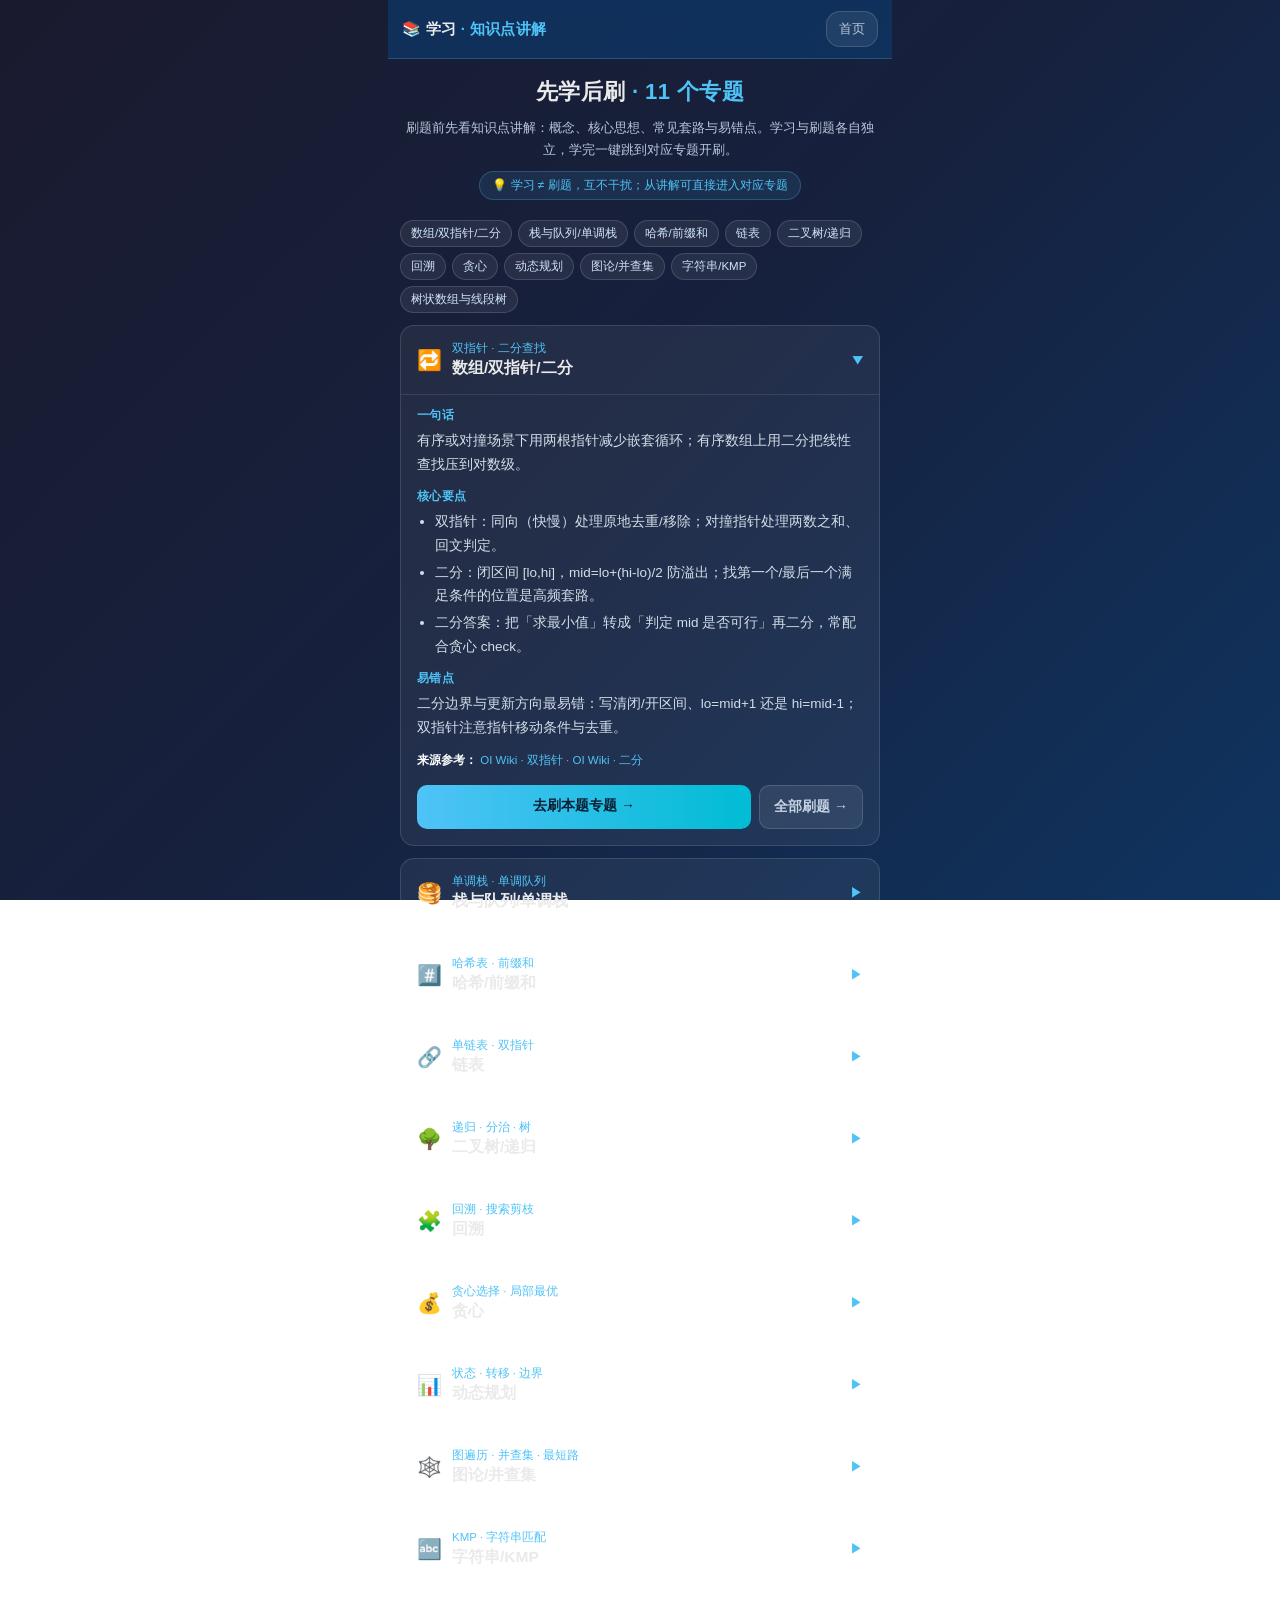
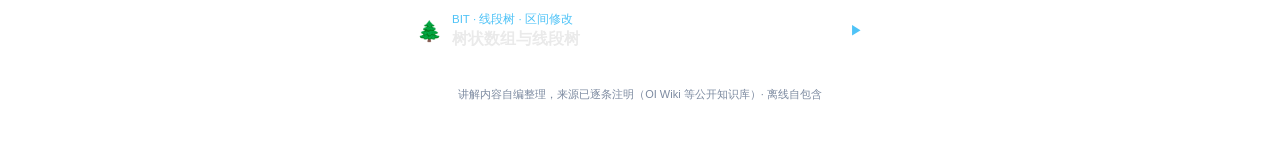
<file: learn.html>
<!DOCTYPE html>
<html lang="zh-CN">
<head>
<meta charset="UTF-8">
<meta name="viewport" content="width=device-width, initial-scale=1.0, maximum-scale=1.0, user-scalable=no">
<meta name="description" content="学习板块：按知识点组织的算法讲解与教程，先学后刷；学习与刷题解耦，可一键跳到对应专题刷题。">
<title>学习 · AI 算法岗面试题库</title>
<style>
  /* ===== 与 AI 知识区统一：深色渐变 + 玻璃卡片 + 青色点缀 =====
     离线自包含。讲解内容自编，来源已注明。 */
  *{margin:0;padding:0;box-sizing:border-box;-webkit-tap-highlight-color:transparent}
  html{scroll-behavior:smooth}
  body{
    font-family:-apple-system,BlinkMacSystemFont,"Segoe UI","PingFang SC","Hiragino Sans GB","Microsoft YaHei",sans-serif;
    background:linear-gradient(135deg,#1a1a2e 0%,#16213e 50%,#0f3460 100%);
    background-attachment:fixed;min-height:100vh;color:#eaeaea;
    display:flex;justify-content:center;padding:0 12px 56px;
  }
  .wrap{width:100%;max-width:480px}
  header.site{
    position:sticky;top:0;z-index:50;display:flex;align-items:center;justify-content:space-between;gap:10px;
    padding:11px 14px;margin:0 -12px;
    background:rgba(15,52,96,.88);backdrop-filter:blur(8px);
    border-bottom:1px solid rgba(79,195,247,.25);
  }
  header.site .brand{font-size:15px;font-weight:700;letter-spacing:.3px;white-space:nowrap;overflow:hidden;text-overflow:ellipsis;flex:1;min-width:0}
  header.site .brand span{color:#4fc3f7}
  .home{font-size:13px;color:#b8c7d9;text-decoration:none;background:rgba(255,255,255,.08);border:1px solid rgba(255,255,255,.14);padding:8px 12px;border-radius:14px;white-space:nowrap}
  .home:active{background:rgba(255,255,255,.16)}

  .intro{text-align:center;padding:18px 6px 6px}
  .intro h1{font-size:22px;font-weight:800;letter-spacing:.4px}
  .intro h1 span{color:#4fc3f7}
  .intro p{margin-top:10px;font-size:13px;line-height:1.7;color:#b8c7d9}
  .intro .hint{display:inline-block;margin-top:10px;font-size:12px;color:#4fc3f7;background:rgba(79,195,247,.1);border:1px solid rgba(79,195,247,.25);padding:5px 12px;border-radius:16px}

  .toc{display:flex;gap:6px;flex-wrap:wrap;margin:14px 0 4px}
  .toc a{font-size:11.5px;color:#cfe3f5;background:rgba(255,255,255,.07);border:1px solid rgba(255,255,255,.14);padding:5px 10px;border-radius:14px;text-decoration:none;white-space:nowrap}
  .toc a:active{background:rgba(79,195,247,.16)}

  .lcard{background:rgba(255,255,255,.06);border:1px solid rgba(255,255,255,.12);border-radius:14px;margin-top:12px;overflow:hidden}
  .lhead{display:flex;align-items:center;gap:10px;padding:15px 16px;cursor:pointer}
  .lhead .ico{font-size:20px;flex:0 0 auto}
  .lhead .lt{flex:1;min-width:0}
  .lhead .lt .lk{font-size:11.5px;color:#4fc3f7}
  .lhead .lt .ln{font-size:15.5px;font-weight:700;margin-top:2px}
  .lhead .chev{color:#4fc3f7;font-size:13px;transition:transform .2s;flex:0 0 auto}
  .lcard.open .lhead .chev{transform:rotate(90deg)}
  .lbody{display:none;padding:0 16px 16px;border-top:1px solid rgba(255,255,255,.1)}
  .lcard.open .lbody{display:block}
  .lbody .sec{margin-top:12px}
  .lbody .sec h4{font-size:12px;color:#4fc3f7;margin-bottom:5px;letter-spacing:.3px}
  .lbody .sec p,.lbody .sec li{font-size:13.5px;line-height:1.75;color:#d3dee9}
  .lbody .sec ul{margin:0 0 0 18px;padding:0}
  .lbody .sec li{margin-bottom:3px}
  .lbody .sec b{color:#fff}
  .lbody .src{margin-top:12px;font-size:11.5px;color:#8fa3bd;line-height:1.7}
  .lbody .src a{color:#4fc3f7;text-decoration:none;word-break:break-all}
  .lbody .src a:active{color:#81d4fa}
  .lbody .goto{margin-top:14px;display:flex;gap:8px}
  .lbody .goto a{
    flex:1;text-align:center;text-decoration:none;font-size:14px;font-weight:700;
    padding:12px 8px;border-radius:10px;
    background:linear-gradient(90deg,#4fc3f7,#00bcd4);color:#0b1e33;
  }
  .lbody .goto a:active{filter:brightness(1.1)}
  .lbody .goto a.ghost{flex:0 0 auto;background:rgba(255,255,255,.08);color:#c5d2e3;border:1px solid rgba(255,255,255,.14);padding:12px 14px}

  footer{text-align:center;font-size:11px;color:#7c8aa0;margin-top:20px;line-height:1.6}
</style>
</head>
<body>
<div class="wrap">
  <header class="site">
    <div class="brand">📚 学习 <span>· 知识点讲解</span></div>
    <a class="home" href="index.html">首页</a>
  </header>

  <div class="intro">
    <h1>先学后刷 <span>· 11 个专题</span></h1>
    <p>刷题前先看知识点讲解：概念、核心思想、常见套路与易错点。学习与刷题各自独立，学完一键跳到对应专题开刷。</p>
    <span class="hint">💡 学习 ≠ 刷题，互不干扰；从讲解可直接进入对应专题</span>
  </div>

  <nav class="toc" id="toc"></nav>
  <div id="list"></div>

  <footer>讲解内容自编整理，来源已逐条注明（OI Wiki 等公开知识库）· 离线自包含</footer>
</div>

<script>
(function(){
  "use strict";
  // 知识点数据：与刷题区 11 个专题一一对应，topic 值必须与刷题区 category 完全一致
  var KP = [
    {
      ico:"🔁", cat:"数组/双指针/二分", key:"双指针 · 二分查找",
      gist:"有序或对撞场景下用两根指针减少嵌套循环；有序数组上用二分把线性查找压到对数级。",
      points:[
        "双指针：同向（快慢）处理原地去重/移除；对撞指针处理两数之和、回文判定。",
        "二分：闭区间 [lo,hi]，mid=lo+(hi-lo)/2 防溢出；找第一个/最后一个满足条件的位置是高频套路。",
        "二分答案：把「求最小值」转成「判定 mid 是否可行」再二分，常配合贪心 check。"
      ],
      pit:"二分边界与更新方向最易错：写清闭/开区间、lo=mid+1 还是 hi=mid-1；双指针注意指针移动条件与去重。",
      src:[["OI Wiki · 双指针","https://oi-wiki.org/misc/two-pointer/"],["OI Wiki · 二分","https://oi-wiki.org/basic/binary/"]]
    },
    {
      ico:"🥞", cat:"栈与队列/单调栈", key:"单调栈 · 单调队列",
      gist:"维护单调性的栈/队列，用来求「下一个更大/更小元素」和「滑动窗口极值」。",
      points:[
        "单调栈：求每个元素左/右第一个更大/更小，O(n)；经典题「柱状图最大矩形」。",
        "单调队列：滑动窗口最大/最小值，队首保极值、队尾维护单调。",
        "栈还能做括号匹配、表达式求值、函数调用模拟。"
      ],
      pit:"入栈/出栈条件别写反；求「更大」用单调递减栈，求「更小」用单调递增栈；注意相等元素的处理。",
      src:[["OI Wiki · 栈","https://oi-wiki.org/ds/stack/"],["OI Wiki · 单调栈","https://oi-wiki.org/ds/monotonic-stack/"],["OI Wiki · 单调队列","https://oi-wiki.org/ds/monotonic-queue/"]]
    },
    {
      ico:"#️⃣", cat:"哈希/前缀和", key:"哈希表 · 前缀和",
      gist:"哈希把「查找」降到 O(1)；前缀和把「区间和」降到 O(1) 查询。",
      points:[
        "前缀和：S[i]=S[i-1]+a[i]，区间和 sum(l,r)=S[r]-S[l-1]；差分用于区间加减。",
        "哈希表：两数之和、计数、去重；遇「是否存在/计数」先想哈希。",
        "前缀和 + 哈希：求和为定值/0 的子数组个数，把前缀和对目标取模/做差查哈希。"
      ],
      pit:"前缀和下标从 1 开始避免越界；哈希注意键设计与大数取模冲突；差分改完要前缀和还原。",
      src:[["OI Wiki · 前缀和 & 差分","https://oi-wiki.org/basic/prefix-sum/"],["OI Wiki · 哈希表","https://oi-wiki.org/ds/hash/"]]
    },
    {
      ico:"🔗", cat:"链表", key:"单链表 · 双指针",
      gist:"链表题靠指针操作与快慢双指针；多画图、多处理边界。",
      points:[
        "快慢指针：找中点、判环、找环入口；倒数第 k 个让快指针先走 k 步。",
        "反转链表：三指针迭代或递归；注意 prev/cur/next 顺序。",
        "虚拟头节点 dummy 统一处理头插/删除，省掉大量边界判断。"
      ],
      pit:"改指针前先存 next；删除/插入别断链；判环时快慢指针相遇后还需一次找入口。",
      src:[["OI Wiki · 链表","https://oi-wiki.org/ds/linked-list/"]]
    },
    {
      ico:"🌳", cat:"二叉树/递归", key:"递归 · 分治 · 树",
      gist:"树的问题大多是递归：把一棵树拆成「根 + 左右子树」分别处理再合并。",
      points:[
        "遍历：前序/中序/后序/层序；中序+BST 得有序序列。",
        "递归框架：明确函数语义（返回什么），先写边界再写递推。",
        "分治：分、治、合；求深度/平衡/路径/最近公共祖先都靠「左右子树结果合并」。"
      ],
      pit:"空节点边界要返回正确初值；区分「经过根的路径」与「子树内路径」；递归返回值与全局答案别混淆。",
      src:[["OI Wiki · 树基础","https://oi-wiki.org/graph/tree-basic/"],["OI Wiki · 分治","https://oi-wiki.org/basic/divide-and-conquer/"]]
    },
    {
      ico:"🧩", cat:"回溯", key:"回溯 · 搜索剪枝",
      gist:"回溯=DFS 枚举所有方案，走不通就回头；用选择→递归→撤销三步。",
      points:[
        "模板：for 每个选择 { 做；递归；撤销 }；用 path 收集当前方案，用 used/visited 去重。",
        "排列/组合/子集：排列要 used 标记，组合按起点递归避免重复。",
        "剪枝：排序后遇到不可能分支提前 return，能极大提速。"
      ],
      pit:"撤销要彻底（path.pop 与状态还原）；组合去重要排序并跳过相邻重复；剪枝条件想清楚边界。",
      src:[["OI Wiki · 回溯法","https://oi-wiki.org/search/backtracking/"]]
    },
    {
      ico:"💰", cat:"贪心", key:"贪心选择 · 局部最优",
      gist:"每步选当前最优，期望得到全局最优；关键是排序后按某策略选，并用反例验证正确性。",
      points:[
        "区间问题：按右端点排序，每次选能放的最靠左区间（最多不相交区间）。",
        "分配/调度：按代价或截止时间排序后贪心选择。",
        "证明：用交换法或反证，证明贪心解不劣于最优解。"
      ],
      pit:"贪心不是总能用——务必验证；排序键选错就全盘错；遇到「最值」先想能不能贪心，不行再 DP。",
      src:[["OI Wiki · 贪心","https://oi-wiki.org/basic/greedy/"]]
    },
    {
      ico:"📊", cat:"动态规划", key:"状态 · 转移 · 边界",
      gist:"把原问题拆成子问题，用状态表示子问题答案，按转移方程递推。",
      points:[
        "三要素：状态定义、转移方程、边界；先想「dp[i] 表示什么」。",
        "常见类型：线性 DP、背包、区间 DP、树形 DP、状压 DP、数位 DP。",
        "优化：滚动数组压空间，单调队列/斜率优化压时间；记搜是递归版 DP。"
      ],
      pit:"状态定义要能唯一定位子问题；转移别漏情况；初始化与答案位置（dp[n] 还是 max dp[i]）易错。",
      src:[["OI Wiki · 动态规划","https://oi-wiki.org/dp/"]]
    },
    {
      ico:"🕸️", cat:"图论/并查集", key:"图遍历 · 并查集 · 最短路",
      gist:"图用邻接表存；遍历用 BFS/DFS；连通性问题用并查集；带权最短路用 Dijkstra。",
      points:[
        "BFS 求无权最短路、分层；DFS 求连通块/拓扑/环。",
        "并查集：路径压缩+按秩合并近 O(1)；判连通、Kruskal 最小生成树。",
        "最短路：Dijkstra（非负权）、Bellman-Ford/SPFA（可负权）、Floyd（多源）。"
      ],
      pit:"无向图加两条边；并查集 find 要路径压缩；Dijkstra 不能处理负权；拓扑排序前先判环。",
      src:[["OI Wiki · 图论简介","https://oi-wiki.org/graph/"],["OI Wiki · 并查集","https://oi-wiki.org/ds/dsu/"]]
    },
    {
      ico:"🔤", cat:"字符串/KMP", key:"KMP · 字符串匹配",
      gist:"KMP 用前缀函数在 O(n+m) 内完成模式串匹配；核心是利用已匹配信息跳过重复比较。",
      points:[
        "前缀函数 π[i]：模式串 s[0..i] 的最长相等前后缀长度。",
        "匹配：失配时 j=π[j-1] 跳转，而不是回退主串指针。",
        "扩展：字符串哈希 O(1) 比较子串相等；Trie 字典树做前缀检索。"
      ],
      pit:"π 数组下标从 0 算起；失配跳转用 π[j-1] 而非 π[j]；哈希注意双哈希防冲突。",
      src:[["OI Wiki · 前缀函数与 KMP","https://oi-wiki.org/string/kmp/"],["OI Wiki · 字符串哈希","https://oi-wiki.org/string/hash/"]]
    },
    {
      ico:"🌲", cat:"树状数组与线段树", key:"BIT · 线段树 · 区间修改",
      gist:"维护区间信息支持单点/区间修改与区间查询；BIT 代码短，线段树功能全。",
      points:[
        "树状数组：lowbit 维护前缀，单点修改+前缀查询 O(log n)；区间和靠两次前缀相减。",
        "线段树：lazy 标记支持区间修改+区间查询；pushdown/pushup 是核心。",
        "选型：只做单点修改+前缀查询用 BIT；区间修改/复杂合并用线段树。"
      ],
      pit:"BIT 下标从 1 开始；线段树 lazy 一定要 pushdown 否则结果错；合并函数要满足结合律。",
      src:[["OI Wiki · 树状数组","https://oi-wiki.org/ds/fenwick/"],["OI Wiki · 线段树基础","https://oi-wiki.org/ds/seg/"]]
    }
  ];

  function esc(s){return String(s).replace(/&/g,"&amp;").replace(/</g,"&lt;").replace(/>/g,"&gt;");}
  function encTopic(c){return encodeURIComponent(c);}

  // TOC
  var toc=document.getElementById("toc");
  KP.forEach(function(k,i){
    var a=document.createElement("a"); a.href="#kp-"+i; a.textContent=k.cat;
    toc.appendChild(a);
  });

  // list
  var list=document.getElementById("list");
  KP.forEach(function(k,i){
    var card=document.createElement("div"); card.className="lcard"; card.id="kp-"+i;
    var srcHtml=k.src.map(function(s){return '<a href="'+esc(s[1])+'" target="_blank" rel="noopener noreferrer">'+esc(s[0])+'</a>';}).join(" · ");
    var pts=k.points.map(function(p){return "<li>"+esc(p)+"</li>";}).join("");
    card.innerHTML =
      '<div class="lhead">'+
        '<div class="ico">'+k.ico+'</div>'+
        '<div class="lt"><div class="lk">'+esc(k.key)+'</div><div class="ln">'+esc(k.cat)+'</div></div>'+
        '<div class="chev">▶</div>'+
      '</div>'+
      '<div class="lbody">'+
        '<div class="sec"><h4>一句话</h4><p>'+esc(k.gist)+'</p></div>'+
        '<div class="sec"><h4>核心要点</h4><ul>'+pts+'</ul></div>'+
        '<div class="sec"><h4>易错点</h4><p>'+esc(k.pit)+'</p></div>'+
        '<div class="sec src"><b>来源参考：</b> '+srcHtml+'</div>'+
        '<div class="goto">'+
          '<a href="algorithm.html?topic='+encTopic(k.cat)+'">去刷本题专题 →</a>'+
          '<a class="ghost" href="algorithm.html">全部刷题 →</a>'+
        '</div>'+
      '</div>';
    card.querySelector(".lhead").addEventListener("click",function(){ card.classList.toggle("open"); });
    list.appendChild(card);
  });

  // open the first card by default
  list.querySelector(".lcard").classList.add("open");
})();
</script>
</body>
</html>
</file>
<file: assets/site.css>
/* ===== AI 算法岗面试题库 · 共享站点样式 =====
   该文件为 index.html 落地页与共享顶部导航提供统一样式，
   各区子页面（algorithm.html / ai-section.html）保留各自内联样式以保证离线自包含。 */

*{margin:0;padding:0;box-sizing:border-box;-webkit-tap-highlight-color:transparent}
html{scroll-behavior:smooth}
body{
  font-family:-apple-system,BlinkMacSystemFont,"Segoe UI","PingFang SC","Hiragino Sans GB","Microsoft YaHei",sans-serif;
  background:linear-gradient(135deg,#1a1a2e 0%,#16213e 50%,#0f3460 100%);
  background-attachment:fixed;
  min-height:100vh;color:#eaeaea;
  display:flex;justify-content:center;
  padding:0 12px 48px;
}
.wrap{width:100%;max-width:480px}

/* 顶部 sticky 导航（三档切换） */
header.site{
  position:sticky;top:0;z-index:50;
  display:flex;align-items:center;justify-content:space-between;gap:10px;
  padding:11px 14px;margin:0 -12px;
  background:rgba(15,52,96,.88);backdrop-filter:blur(8px);
  border-bottom:1px solid rgba(79,195,247,.25);
}
header.site .brand{font-size:15px;font-weight:700;letter-spacing:.3px;white-space:nowrap;overflow:hidden;text-overflow:ellipsis}
header.site .brand span{color:#4fc3f7}
.navtabs{display:flex;gap:6px}
.navtabs a{
  font-size:13px;font-weight:600;color:#c5d2e3;text-decoration:none;
  background:rgba(255,255,255,.06);border:1.5px solid rgba(255,255,255,.14);
  border-radius:10px;padding:7px 11px;white-space:nowrap;transition:all .15s;
}
.navtabs a.active{background:rgba(79,195,247,.16);border-color:#4fc3f7;color:#fff}
.navtabs a:active{background:rgba(255,255,255,.16)}

/* hero */
.hero{text-align:center;padding:30px 6px 18px}
.hero h1{font-size:24px;font-weight:800;letter-spacing:.5px}
.hero h1 span{color:#4fc3f7}
.hero p{margin-top:10px;font-size:13.5px;line-height:1.7;color:#b8c7d9}
.hero .stats{display:flex;justify-content:center;gap:8px;flex-wrap:wrap;margin-top:14px}
.hero .stats b{
  font-size:12px;color:#4fc3f7;background:rgba(79,195,247,.10);
  border:1px solid rgba(79,195,247,.25);padding:5px 11px;border-radius:16px;
}

/* 入口卡片 */
.cards{display:flex;flex-direction:column;gap:14px;margin-top:6px}
.card{
  display:block;text-decoration:none;color:inherit;
  background:rgba(255,255,255,.06);border:1px solid rgba(255,255,255,.12);
  border-radius:16px;padding:20px 18px;transition:transform .12s,border-color .15s;
}
.card:active{transform:scale(.985)}
.card .ico{font-size:26px}
.card h2{font-size:17px;font-weight:700;margin-top:8px}
.card p{font-size:13px;line-height:1.6;color:#b8c7d9;margin-top:7px}
.card .go{display:inline-block;margin-top:12px;font-size:13px;color:#4fc3f7;font-weight:600}

/* 页脚提示 */
.foot{
  margin-top:26px;padding:16px;border-radius:12px;
  background:rgba(255,255,255,.04);border:1px solid rgba(255,255,255,.08);
  font-size:12px;line-height:1.7;color:#9aa7b8;
}
.foot b{color:#c5d2e3}
</file>
